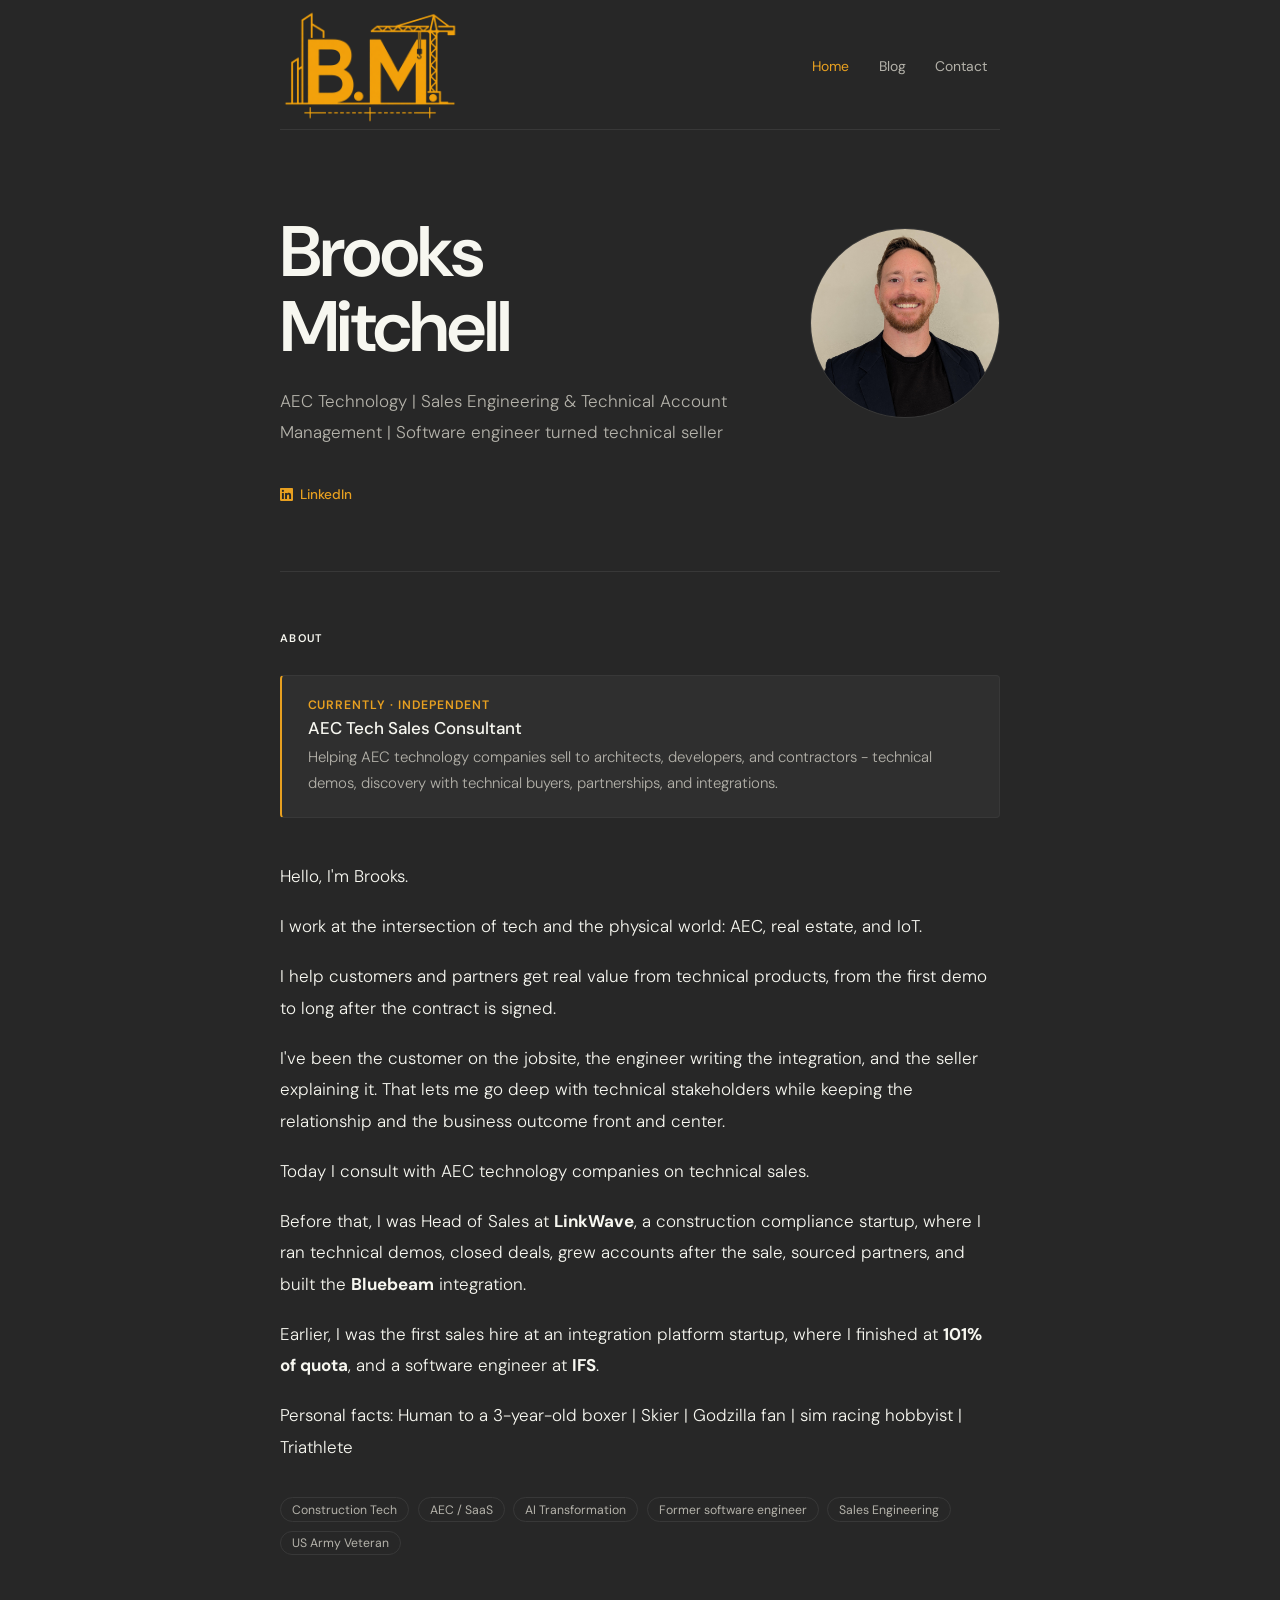
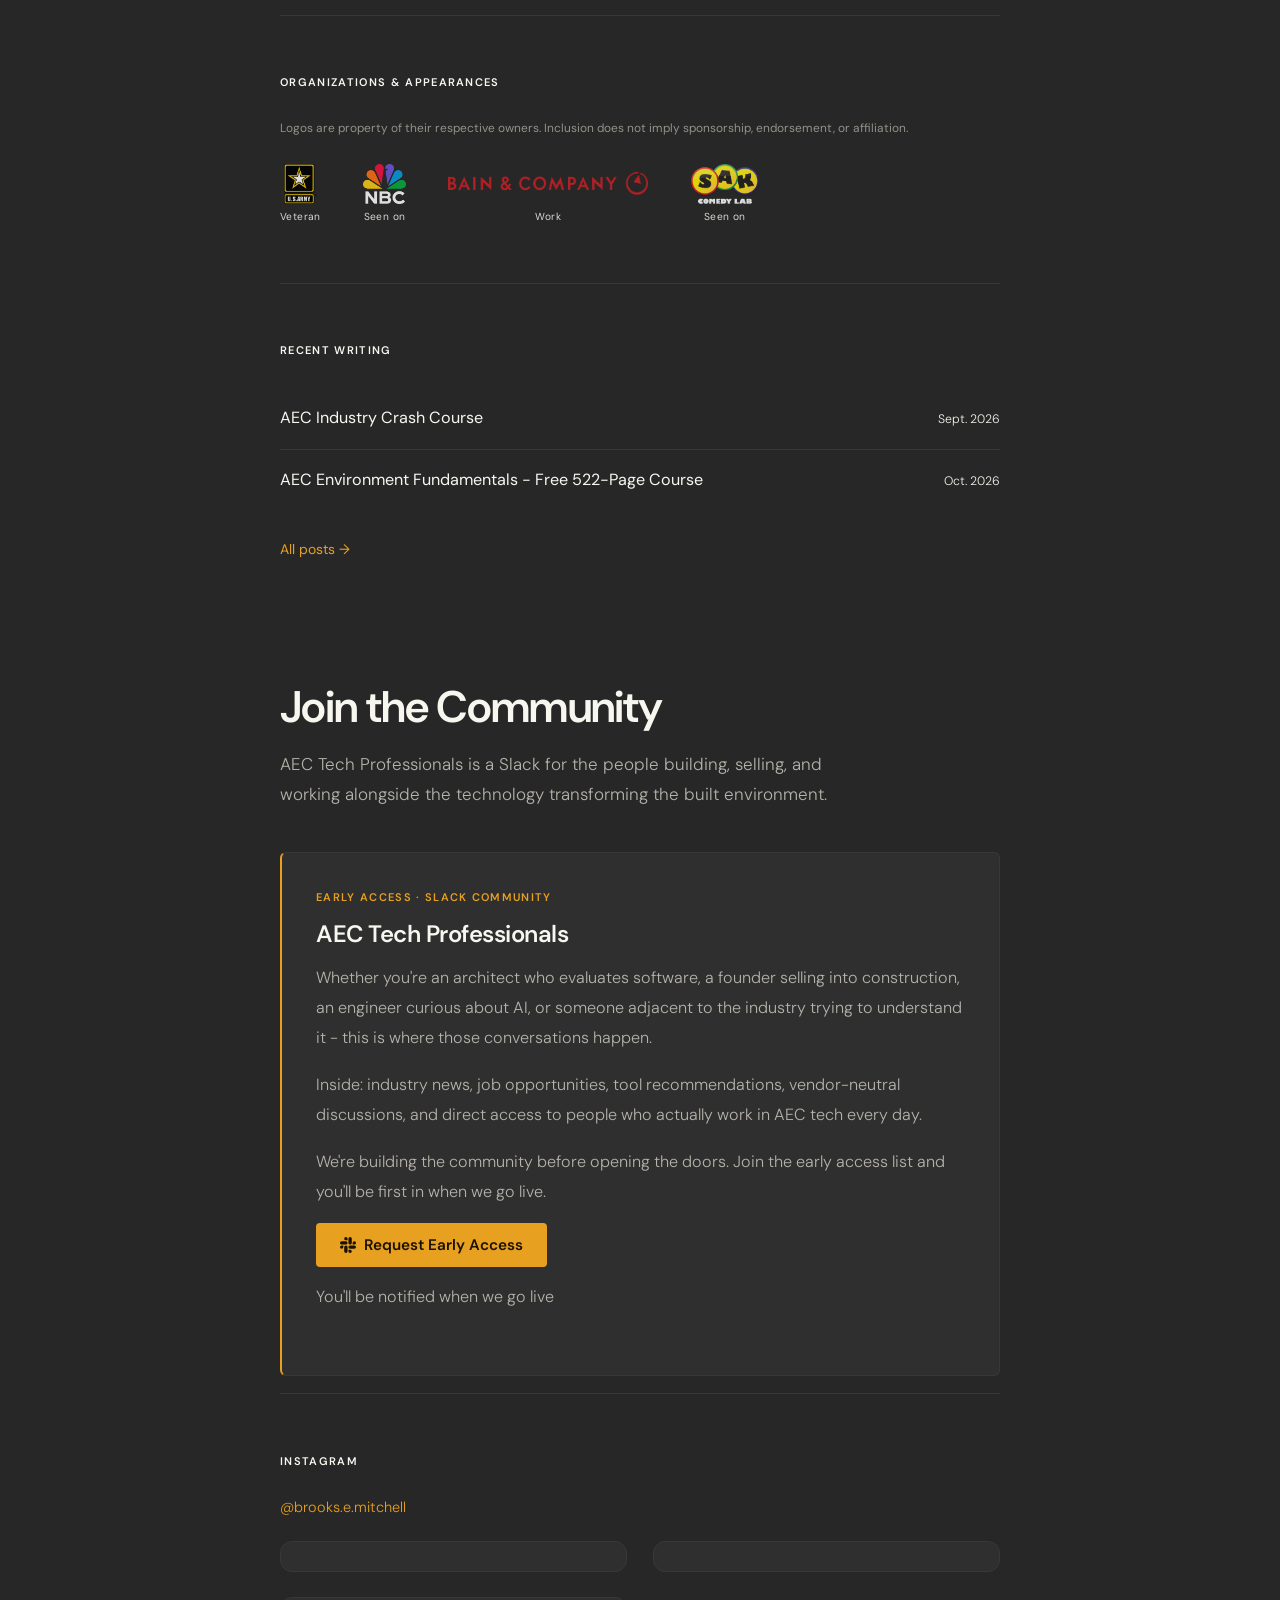
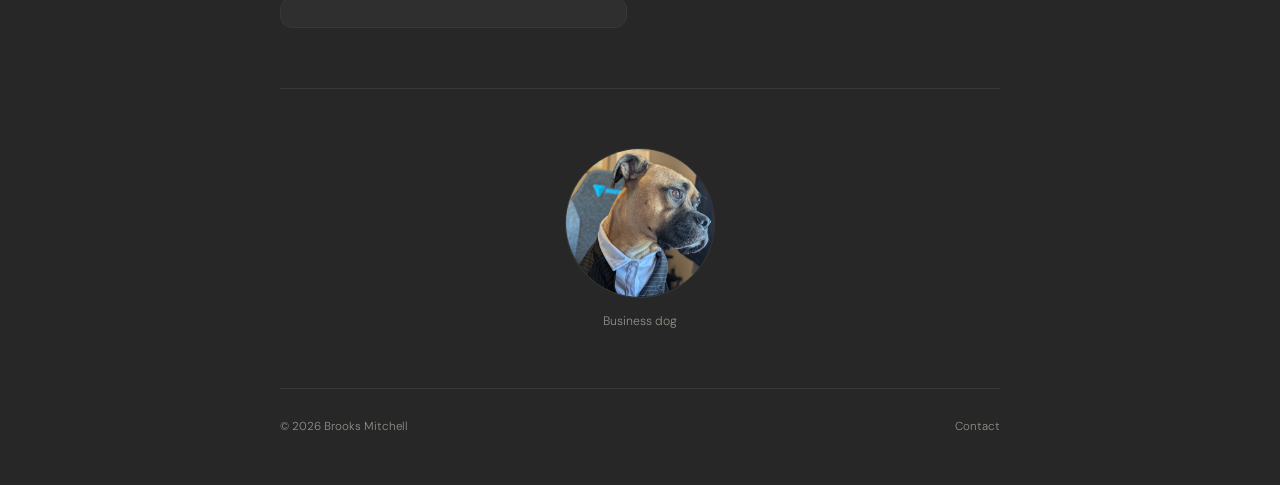
<file: index.html>
<!DOCTYPE html>
<html lang="en">
<head>
  <meta charset="UTF-8" />
  <meta name="viewport" content="width=device-width, initial-scale=1.0" />
  <title>Brooks Mitchell</title>
  <meta name="description" content="Brooks Mitchell, AEC tech sales consultant. Sales engineering in construction tech, former Head of Sales at LinkWave, former software engineer, and US Army veteran." />
  <meta property="og:title" content="Brooks Mitchell" />
  <meta property="og:description" content="Brooks Mitchell, AEC tech sales consultant. Sales engineering in construction tech, former Head of Sales at LinkWave, former software engineer, and US Army veteran." />
  <meta property="og:image" content="https://brooksmitchell.com/images/share-card.png" />
  <meta property="og:image:width" content="1200" />
  <meta property="og:image:height" content="627" />
  <meta property="og:url" content="https://brooksmitchell.com/" />
  <meta property="og:type" content="website" />
  <link rel="icon" type="image/png" href="/images/logo%20transparent.png" />
  <link rel="preconnect" href="https://fonts.googleapis.com" />
  <link rel="preconnect" href="https://fonts.gstatic.com" crossorigin />
  <link href="https://fonts.googleapis.com/css2?family=DM+Sans:ital,opsz,wght@0,9..40,300;0,9..40,400;0,9..40,500;0,9..40,600;1,9..40,300;1,9..40,400&display=swap" rel="stylesheet" />
  <link rel="stylesheet" href="src/style.css" />
</head>
<body>

  <!-- ── NAV ── -->
  <nav class="site-nav">
    <a href="index.html" class="nav-logo">
      <img src="/images/logo transparent.png" alt="Brooks Mitchell" />
    </a>
    <button class="nav-toggle" aria-label="Menu">
      <svg viewBox="0 0 24 24"><line x1="3" y1="6" x2="21" y2="6"/><line x1="3" y1="12" x2="21" y2="12"/><line x1="3" y1="18" x2="21" y2="18"/></svg>
    </button>
    <ul class="nav-links">
      <li><a href="index.html">Home</a></li>
      <li><a href="blog.html">Blog</a></li>
      <li><a href="contact.html">Contact</a></li>
    </ul>
  </nav>

  <!-- ── HERO ── -->
  <div class="hero">
    <div class="hero-text">
      <h1>Brooks<br>Mitchell</h1>
      <p class="hero-sub">
        AEC Technology | Sales Engineering & Technical Account Management | Software engineer turned technical seller
      </p>
      <div class="social-row">
        <a href="https://linkedin.com/in/brooks-mitchell/" target="_blank" class="social-link primary">
          <svg viewBox="0 0 24 24"><path d="M20.447 20.452h-3.554v-5.569c0-1.328-.027-3.037-1.852-3.037-1.853 0-2.136 1.445-2.136 2.939v5.667H9.351V9h3.414v1.561h.046c.477-.9 1.637-1.85 3.37-1.85 3.601 0 4.267 2.37 4.267 5.455v6.286zM5.337 7.433a2.062 2.062 0 0 1-2.063-2.065 2.064 2.064 0 1 1 2.063 2.065zm1.782 13.019H3.555V9h3.564v11.452zM22.225 0H1.771C.792 0 0 .774 0 1.729v20.542C0 23.227.792 24 1.771 24h20.451C23.2 24 24 23.227 24 22.271V1.729C24 .774 23.2 0 22.222 0h.003z"/></svg>
          LinkedIn
        </a>
        <!-- <span class="social-sep">·</span> -->
        <!-- <a href="https://youtube.com/@yourhandle" target="_blank" class="social-link">
          <svg viewBox="0 0 24 24"><path d="M23.498 6.186a3.016 3.016 0 0 0-2.122-2.136C19.505 3.545 12 3.545 12 3.545s-7.505 0-9.377.505A3.017 3.017 0 0 0 .502 6.186C0 8.07 0 12 0 12s0 3.93.502 5.814a3.016 3.016 0 0 0 2.122 2.136c1.871.505 9.376.505 9.376.505s7.505 0 9.377-.505a3.015 3.015 0 0 0 2.122-2.136C24 15.93 24 12 24 12s0-3.93-.502-5.814zM9.545 15.568V8.432L15.818 12l-6.273 3.568z"/></svg>
          YouTube
        </a> -->
      </div>
    </div><!-- ← hero-text closes HERE -->

    <!-- Photo is now a sibling of hero-text, not inside it -->
    <div class="hero-photo">
      <img src="/images/pfp-small.png" alt="Brooks Mitchell">
    </div>
  
  </div><!-- ← hero closes HERE -->
   

  <!-- ── ABOUT ── -->
  <section id="about">
    <p class="section-label">About</p>
    <div class="role-card">
      <div>
        <p class="role-card-co">Currently · Independent</p>
        <p class="role-card-title">AEC Tech Sales Consultant</p>
        <p class="role-card-desc">Helping AEC technology companies sell to architects, developers, and contractors - technical demos, discovery with technical buyers, partnerships, and integrations.</p>
      </div>
    </div>
    <div class="about-text">
      <p>Hello, I'm Brooks.</p>
      <p>I work at the intersection of tech and the physical world: AEC, real estate, and IoT.</p>
      <p>I help customers and partners get real value from technical products, from the first demo to long after the contract is signed.</p>
      <p>I've been the customer on the jobsite, the engineer writing the integration, and the seller explaining it. That lets me go deep with technical stakeholders while keeping the relationship and the business outcome front and center.</p>
      <p>Today I consult with AEC technology companies on technical sales.</p>
      <p>Before that, I was Head of Sales at <strong>LinkWave</strong>, a construction compliance startup, where I ran technical demos, closed deals, grew accounts after the sale, sourced partners, and built the <strong>Bluebeam</strong> integration.</p>
      <p>Earlier, I was the first sales hire at an integration platform startup, where I finished at <strong>101% of quota</strong>, and a software engineer at <strong>IFS</strong>.</p>
      <p>Personal facts: Human to a 3-year-old boxer | Skier | Godzilla fan | sim racing hobbyist | Triathlete</p>

      <div class="tags">
        <span class="tag">Construction Tech</span>
        <span class="tag">AEC / SaaS</span>
        <span class="tag">AI Transformation</span>
        <span class="tag">Former software engineer</span>
        <span class="tag">Sales Engineering</span>
        <span class="tag">US Army Veteran</span>
      </div>
    </div>
  </section>

  <!-- ── ASSOCIATIONS ── -->
  <section id="associations">
    <p class="section-label">Organizations &amp; Appearances</p>
    <p style="font-size:0.7rem; color:var(--text-dim); margin-bottom:1.5rem; line-height:1.6;">Logos are property of their respective owners. Inclusion does not imply sponsorship, endorsement, or affiliation.</p>
    <div class="logos-row">
      <div class="logo-item">
        <div class="logo-box">
          <img src="/images/Army_logo.png" alt="U.S. Army" />
        </div>
        <span class="logo-caption">Veteran</span>
      </div>
      <div class="logo-item">
        <div class="logo-box">
          <img src="/images/NBC_2023_white_logo.svg.webp" alt="NBC" />
        </div>
        <span class="logo-caption">Seen on</span>
      </div>
      <div class="logo-item">
        <div class="logo-box wide">
          <img src="/images/BaC.svg.webp" alt="Bain" />
        </div>
        <span class="logo-caption">Work</span>
      </div>
      <div class="logo-item">
        <div class="logo-box">
          <img src="/images/SAK_logo.png" alt="SAK" />
        </div>
        <span class="logo-caption">Seen on</span>
      </div>
    </div>
  </section>

  <!-- ── WRITING ── -->
  <section id="writing">
    <p class="section-label">Recent Writing</p>
    <div class="posts">
      <a href="blog/aec-industry-crash-course.html" class="post-item">
        <span class="post-title">AEC Industry Crash Course</span>
        <span class="post-meta">Sept. 2026</span>
      </a>
      <a href="blog/aec-environment-fundamentals.html" class="post-item">
        <span class="post-title">AEC Environment Fundamentals - Free 522-Page Course</span>
        <span class="post-meta">Oct. 2026</span>
      </a>
    </div>
    <p style="margin-top:1.5rem;"><a href="blog.html" style="font-size:0.82rem; color:var(--accent); text-decoration:none;">All posts →</a></p>
  </section>

 <!-- ── COMMUNITY SECTION ── -->
  <div class="contact-header">
    <h1>Join the Community</h1>
    <p>AEC Tech Professionals is a Slack for the people building, selling, and working alongside the technology transforming the built environment.</p>
  </div>

  <div style="padding-bottom: 1rem;">
    <div class="community-card">
      <p class="slack-eyebrow">Early Access · Slack Community</p>
      <h2>AEC Tech Professionals</h2>
      <p>
        Whether you're an architect who evaluates software, a founder selling into construction,
        an engineer curious about AI, or someone adjacent to the industry trying to understand
        it - this is where those conversations happen.
      </p>
      <p>
        Inside: industry news, job opportunities, tool recommendations, vendor-neutral
        discussions, and direct access to people who actually work in AEC tech every day.
      </p>
      <p>
        We're building the community before opening the doors. Join the early access list
        and you'll be first in when we go live.
      </p>
      <a href="https://docs.google.com/forms/d/e/1FAIpQLSdYyty8htXL1xffMKtfy4kEosLnhcqcu5eaAoyCSCSbOQX9Kg/viewform?usp=publish-editor"
         target="_blank" class="waitlist-btn">
        <!-- Slack icon -->
        <svg viewBox="0 0 24 24" xmlns="http://www.w3.org/2000/svg">
          <path d="M5.042 15.165a2.528 2.528 0 0 1-2.52 2.523A2.528 2.528 0 0 1 0 15.165a2.527 2.527 0 0 1 2.522-2.52h2.52v2.52zm1.271 0a2.527 2.527 0 0 1 2.521-2.52 2.527 2.527 0 0 1 2.521 2.52v6.313A2.528 2.528 0 0 1 8.834 24a2.528 2.528 0 0 1-2.521-2.522v-6.313zM8.834 5.042a2.528 2.528 0 0 1-2.521-2.52A2.528 2.528 0 0 1 8.834 0a2.528 2.528 0 0 1 2.521 2.522v2.52H8.834zm0 1.271a2.528 2.528 0 0 1 2.521 2.521 2.528 2.528 0 0 1-2.521 2.521H2.522A2.528 2.528 0 0 1 0 8.834a2.528 2.528 0 0 1 2.522-2.521h6.312zm10.122 2.521a2.528 2.528 0 0 1 2.522-2.521A2.528 2.528 0 0 1 24 8.834a2.528 2.528 0 0 1-2.522 2.521h-2.522V8.834zm-1.268 0a2.528 2.528 0 0 1-2.523 2.521 2.527 2.527 0 0 1-2.52-2.521V2.522A2.527 2.527 0 0 1 15.165 0a2.528 2.528 0 0 1 2.523 2.522v6.312zm-2.523 10.122a2.528 2.528 0 0 1 2.523 2.522A2.528 2.528 0 0 1 15.165 24a2.527 2.527 0 0 1-2.52-2.522v-2.522h2.52zm0-1.268a2.527 2.527 0 0 1-2.52-2.523 2.526 2.526 0 0 1 2.52-2.52h6.313A2.527 2.527 0 0 1 24 15.165a2.528 2.528 0 0 1-2.522 2.523h-6.313z"/>
        </svg>
        Request Early Access
      </a>
      <p class="waitlist-note">You'll be notified when we go live</p>
    </div>
  </div>

  <!-- ── INSTAGRAM ── -->
  <section id="instagram">
    <p class="section-label">Instagram</p>
    <p style="font-size:0.85rem; font-weight:300; color:var(--text-mid); margin-bottom:1.5rem;">
      <a href="https://instagram.com/brooks.e.mitchell" target="_blank" rel="noopener" style="color:var(--accent); text-decoration:none;">@brooks.e.mitchell</a>
    </p>
    <div style="display:grid; grid-template-columns:repeat(auto-fit, minmax(280px, 1fr)); gap:1.5rem;">
      <div class="ig-frame">
        <blockquote class="instagram-media" data-instgrm-captioned data-instgrm-permalink="https://www.instagram.com/p/DdZRtAcOG6M/" data-instgrm-version="14" style="background:#FFF; border:0; border-radius:3px; box-shadow:0 0 1px 0 rgba(0,0,0,0.5),0 1px 10px 0 rgba(0,0,0,0.15); margin:0; max-width:540px; min-width:280px; padding:0; width:100%;">
          <a href="https://www.instagram.com/p/DdZRtAcOG6M/" target="_blank" rel="noopener"></a>
        </blockquote>
      </div>
      <div class="ig-frame">
        <blockquote class="instagram-media" data-instgrm-captioned data-instgrm-permalink="https://www.instagram.com/p/DdZScXClXN8/" data-instgrm-version="14" style="background:#FFF; border:0; border-radius:3px; box-shadow:0 0 1px 0 rgba(0,0,0,0.5),0 1px 10px 0 rgba(0,0,0,0.15); margin:0; max-width:540px; min-width:280px; padding:0; width:100%;">
          <a href="https://www.instagram.com/p/DdZScXClXN8/" target="_blank" rel="noopener"></a>
        </blockquote>
      </div>
      <div class="ig-frame">
        <blockquote class="instagram-media" data-instgrm-captioned data-instgrm-permalink="https://www.instagram.com/p/DdZSr3OFTj9/" data-instgrm-version="14" style="background:#FFF; border:0; border-radius:3px; box-shadow:0 0 1px 0 rgba(0,0,0,0.5),0 1px 10px 0 rgba(0,0,0,0.15); margin:0; max-width:540px; min-width:280px; padding:0; width:100%;">
          <a href="https://www.instagram.com/p/DdZSr3OFTj9/" target="_blank" rel="noopener"></a>
        </blockquote>
      </div>
    </div>
  </section>

  <!-- ── BOTTOM PHOTO ── -->
  <div class="photo-section">
    <div class="avatar-bottom">
      <img src="/images/leroy-1.jpg" alt="Business dog" style="width:100%; height:100%; object-fit:cover; display:block;">
    </div>
    <p class="photo-caption">Business dog</p>
  </div>

  <footer>
    <p>© 2026 Brooks Mitchell</p>
    <p><a href="contact.html" style="color:var(--text-dim); text-decoration:none;">Contact</a></p>
  </footer>

  <script src="src/nav.js"></script>
  <script async src="//www.instagram.com/embed.js"></script>
</body>
</html>
</file>
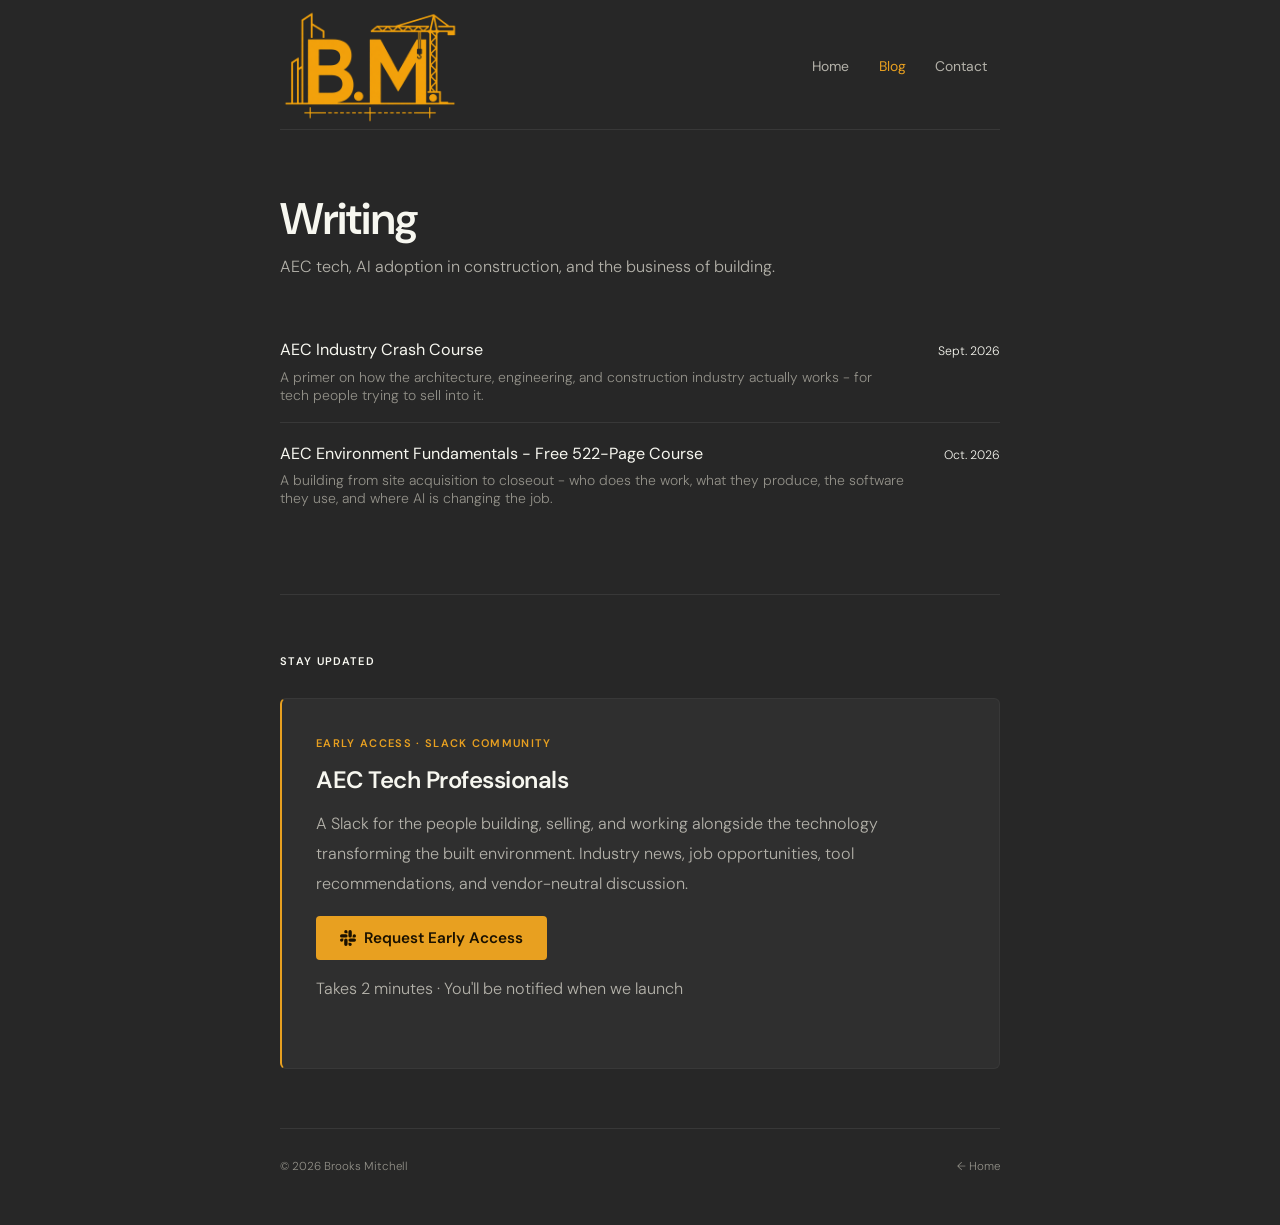
<file: blog.html>
<!DOCTYPE html>
<html lang="en">
<head>
  <meta charset="UTF-8" />
  <meta name="viewport" content="width=device-width, initial-scale=1.0" />
  <title>Writing - Brooks Mitchell</title>
  <meta name="description" content="Writing by Brooks Mitchell on AEC tech, AI adoption in construction, and the business of building, including free courses and primers." />
  <meta property="og:title" content="Writing - Brooks Mitchell" />
  <meta property="og:description" content="Writing by Brooks Mitchell on AEC tech, AI adoption in construction, and the business of building, including free courses and primers." />
  <meta property="og:image" content="https://brooksmitchell.com/images/share-card.png" />
  <meta property="og:image:width" content="1200" />
  <meta property="og:image:height" content="627" />
  <meta property="og:url" content="https://brooksmitchell.com/blog.html" />
  <meta property="og:type" content="website" />
  <link rel="icon" type="image/png" href="/images/logo%20transparent.png" />
  <link rel="preconnect" href="https://fonts.googleapis.com" />
  <link rel="preconnect" href="https://fonts.gstatic.com" crossorigin />
  <link href="https://fonts.googleapis.com/css2?family=DM+Sans:ital,opsz,wght@0,9..40,300;0,9..40,400;0,9..40,500;0,9..40,600;1,9..40,300;1,9..40,400&display=swap" rel="stylesheet" />
  <link rel="stylesheet" href="src/style.css" />
</head>
<body>

  <nav class="site-nav">
    <a href="index.html" class="nav-logo">
      <img src="/images/logo transparent.png" alt="Brooks Mitchell" />
    </a>
    <button class="nav-toggle" aria-label="Menu">
      <svg viewBox="0 0 24 24"><line x1="3" y1="6" x2="21" y2="6"/><line x1="3" y1="12" x2="21" y2="12"/><line x1="3" y1="18" x2="21" y2="18"/></svg>
    </button>
    <ul class="nav-links">
      <li><a href="index.html">Home</a></li>
      <li><a href="blog.html">Blog</a></li>
      <li><a href="contact.html">Contact</a></li>
    </ul>
  </nav>

  <div class="blog-header">
    <h1>Writing</h1>
    <p>AEC tech, AI adoption in construction, and the business of building.</p>
  </div>

  <div class="posts" style="padding-bottom:4rem;">
    <a href="blog/aec-industry-crash-course.html" class="post-item">
      <div>
        <span class="post-title">AEC Industry Crash Course</span>
        <p style="font-size:0.82rem; font-weight:300; color:var(--text-dim); margin-top:0.3rem;">A primer on how the architecture, engineering, and construction industry actually works - for tech people trying to sell into it.</p>
      </div>
      <span class="post-meta">Sept. 2026</span>
    </a>
    <a href="blog/aec-environment-fundamentals.html" class="post-item">
      <div>
        <span class="post-title">AEC Environment Fundamentals - Free 522-Page Course</span>
        <p style="font-size:0.82rem; font-weight:300; color:var(--text-dim); margin-top:0.3rem;">A building from site acquisition to closeout - who does the work, what they produce, the software they use, and where AI is changing the job.</p>
      </div>
      <span class="post-meta">Oct. 2026</span>
    </a>
  </div>

  <!-- ── SLACK COMMUNITY ── -->
  <section id="community" style="border-top:1px solid var(--border);">
    <p class="section-label">Stay updated</p>
    <div class="community-card">
      <p class="slack-eyebrow">Early Access · Slack Community</p>
      <h2>AEC Tech Professionals</h2>
      <p>
        A Slack for the people building, selling, and working alongside the technology
        transforming the built environment. Industry news, job opportunities, tool
        recommendations, and vendor-neutral discussion.
      </p>
      <a href="https://docs.google.com/forms/d/e/1FAIpQLSdYyty8htXL1xffMKtfy4kEosLnhcqcu5eaAoyCSCSbOQX9Kg/viewform?usp=publish-editor"
         target="_blank" rel="noopener" class="waitlist-btn">
        <!-- Slack icon -->
        <svg viewBox="0 0 24 24" xmlns="http://www.w3.org/2000/svg">
          <path d="M5.042 15.165a2.528 2.528 0 0 1-2.52 2.523A2.528 2.528 0 0 1 0 15.165a2.527 2.527 0 0 1 2.522-2.52h2.52v2.52zm1.271 0a2.527 2.527 0 0 1 2.521-2.52 2.527 2.527 0 0 1 2.521 2.52v6.313A2.528 2.528 0 0 1 8.834 24a2.528 2.528 0 0 1-2.521-2.522v-6.313zM8.834 5.042a2.528 2.528 0 0 1-2.521-2.52A2.528 2.528 0 0 1 8.834 0a2.528 2.528 0 0 1 2.521 2.522v2.52H8.834zm0 1.271a2.528 2.528 0 0 1 2.521 2.521 2.528 2.528 0 0 1-2.521 2.521H2.522A2.528 2.528 0 0 1 0 8.834a2.528 2.528 0 0 1 2.522-2.521h6.312zm10.122 2.521a2.528 2.528 0 0 1 2.522-2.521A2.528 2.528 0 0 1 24 8.834a2.528 2.528 0 0 1-2.522 2.521h-2.522V8.834zm-1.268 0a2.528 2.528 0 0 1-2.523 2.521 2.527 2.527 0 0 1-2.52-2.521V2.522A2.527 2.527 0 0 1 15.165 0a2.528 2.528 0 0 1 2.523 2.522v6.312zm-2.523 10.122a2.528 2.528 0 0 1 2.523 2.522A2.528 2.528 0 0 1 15.165 24a2.527 2.527 0 0 1-2.52-2.522v-2.522h2.52zm0-1.268a2.527 2.527 0 0 1-2.52-2.523 2.526 2.526 0 0 1 2.52-2.52h6.313A2.527 2.527 0 0 1 24 15.165a2.528 2.528 0 0 1-2.522 2.523h-6.313z"/>
        </svg>
        Request Early Access
      </a>
      <p class="waitlist-note">Takes 2 minutes · You'll be notified when we launch</p>
    </div>
  </section>

  <footer>
    <p>© 2026 Brooks Mitchell</p>
    <p><a href="index.html" style="color:var(--text-dim); text-decoration:none;">← Home</a></p>
  </footer>

  <script src="src/nav.js"></script>
</body>
</html>
</file>
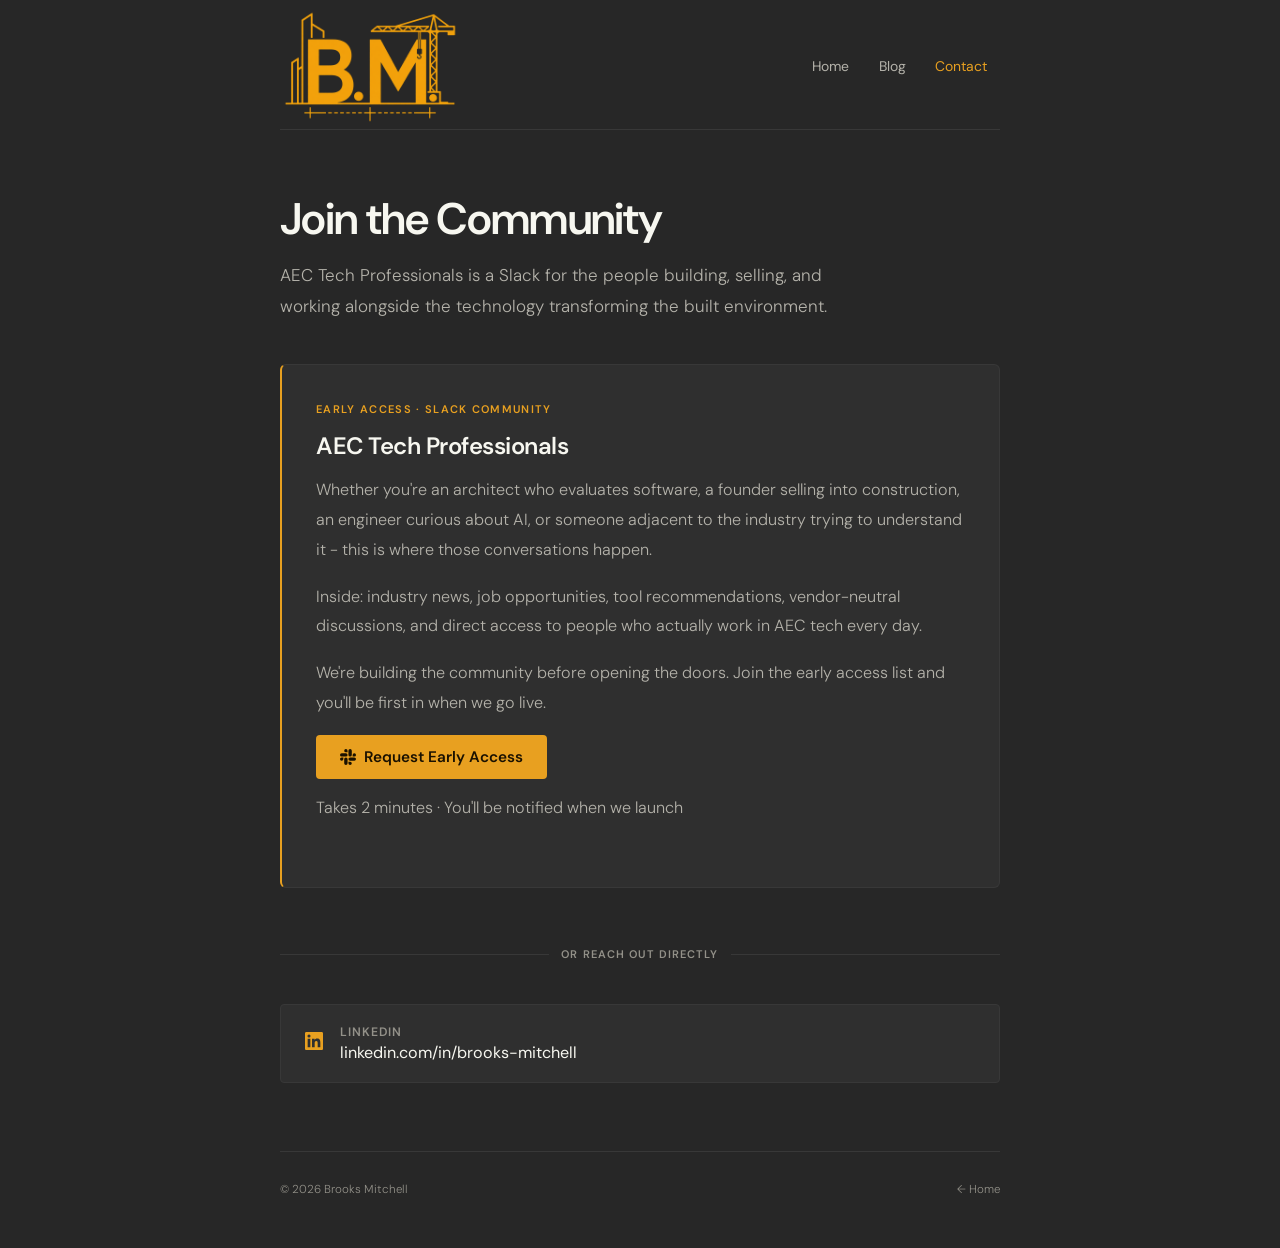
<file: contact.html>
<!DOCTYPE html>
<html lang="en">
<head>
  <meta charset="UTF-8" />
  <meta name="viewport" content="width=device-width, initial-scale=1.0" />
  <title>Contact - Brooks Mitchell</title>
  <meta name="description" content="Join AEC Tech Professionals, a Slack community for people building, selling, and working with technology in the built environment, or reach out on LinkedIn." />
  <meta property="og:title" content="Contact - Brooks Mitchell" />
  <meta property="og:description" content="Join AEC Tech Professionals, a Slack community for people building, selling, and working with technology in the built environment, or reach out on LinkedIn." />
  <meta property="og:image" content="https://brooksmitchell.com/images/share-card.png" />
  <meta property="og:image:width" content="1200" />
  <meta property="og:image:height" content="627" />
  <meta property="og:url" content="https://brooksmitchell.com/contact.html" />
  <meta property="og:type" content="website" />
  <link rel="icon" type="image/png" href="/images/logo%20transparent.png" />
  <link rel="preconnect" href="https://fonts.googleapis.com" />
  <link rel="preconnect" href="https://fonts.gstatic.com" crossorigin />
  <link href="https://fonts.googleapis.com/css2?family=DM+Sans:ital,opsz,wght@0,9..40,300;0,9..40,400;0,9..40,500;0,9..40,600;1,9..40,300;1,9..40,400&display=swap" rel="stylesheet" />
  <link rel="stylesheet" href="src/style.css" />
</head>
<body>

  <nav class="site-nav">
    <a href="index.html" class="nav-logo">
      <img src="/images/logo transparent.png" alt="Brooks Mitchell" />
    </a>
    <button class="nav-toggle" aria-label="Menu">
      <svg viewBox="0 0 24 24"><line x1="3" y1="6" x2="21" y2="6"/><line x1="3" y1="12" x2="21" y2="12"/><line x1="3" y1="18" x2="21" y2="18"/></svg>
    </button>
    <ul class="nav-links">
      <li><a href="index.html">Home</a></li>
      <li><a href="blog.html">Blog</a></li>
      <li><a href="contact.html">Contact</a></li>
    </ul>
  </nav>

  <!-- ── COMMUNITY SECTION ── -->
  <div class="contact-header">
    <h1>Join the Community</h1>
    <p>AEC Tech Professionals is a Slack for the people building, selling, and working alongside the technology transforming the built environment.</p>
  </div>

  <div style="padding-bottom: 1rem;">
    <div class="community-card">
      <p class="slack-eyebrow">Early Access · Slack Community</p>
      <h2>AEC Tech Professionals</h2>
      <p>
        Whether you're an architect who evaluates software, a founder selling into construction,
        an engineer curious about AI, or someone adjacent to the industry trying to understand
        it - this is where those conversations happen.
      </p>
      <p>
        Inside: industry news, job opportunities, tool recommendations, vendor-neutral
        discussions, and direct access to people who actually work in AEC tech every day.
      </p>
      <p>
        We're building the community before opening the doors. Join the early access list
        and you'll be first in when we go live.
      </p>
      <a href="https://docs.google.com/forms/d/e/1FAIpQLSdYyty8htXL1xffMKtfy4kEosLnhcqcu5eaAoyCSCSbOQX9Kg/viewform?usp=publish-editor"
         target="_blank" class="waitlist-btn">
        <!-- Slack icon -->
        <svg viewBox="0 0 24 24" xmlns="http://www.w3.org/2000/svg">
          <path d="M5.042 15.165a2.528 2.528 0 0 1-2.52 2.523A2.528 2.528 0 0 1 0 15.165a2.527 2.527 0 0 1 2.522-2.52h2.52v2.52zm1.271 0a2.527 2.527 0 0 1 2.521-2.52 2.527 2.527 0 0 1 2.521 2.52v6.313A2.528 2.528 0 0 1 8.834 24a2.528 2.528 0 0 1-2.521-2.522v-6.313zM8.834 5.042a2.528 2.528 0 0 1-2.521-2.52A2.528 2.528 0 0 1 8.834 0a2.528 2.528 0 0 1 2.521 2.522v2.52H8.834zm0 1.271a2.528 2.528 0 0 1 2.521 2.521 2.528 2.528 0 0 1-2.521 2.521H2.522A2.528 2.528 0 0 1 0 8.834a2.528 2.528 0 0 1 2.522-2.521h6.312zm10.122 2.521a2.528 2.528 0 0 1 2.522-2.521A2.528 2.528 0 0 1 24 8.834a2.528 2.528 0 0 1-2.522 2.521h-2.522V8.834zm-1.268 0a2.528 2.528 0 0 1-2.523 2.521 2.527 2.527 0 0 1-2.52-2.521V2.522A2.527 2.527 0 0 1 15.165 0a2.528 2.528 0 0 1 2.523 2.522v6.312zm-2.523 10.122a2.528 2.528 0 0 1 2.523 2.522A2.528 2.528 0 0 1 15.165 24a2.527 2.527 0 0 1-2.52-2.522v-2.522h2.52zm0-1.268a2.527 2.527 0 0 1-2.52-2.523 2.526 2.526 0 0 1 2.52-2.52h6.313A2.527 2.527 0 0 1 24 15.165a2.528 2.528 0 0 1-2.522 2.523h-6.313z"/>
        </svg>
        Request Early Access
      </a>
      <p class="waitlist-note">Takes 2 minutes · You'll be notified when we launch</p>
    </div>
  </div>

  <!-- ── OTHER WAYS TO CONNECT ── -->
  <div class="divider-label">or reach out directly</div>

  <div class="contact-options" style="padding-bottom:4rem;">
    <a href="https://linkedin.com/in/brooks-mitchell/" target="_blank" class="contact-option">
      <span class="contact-option-icon">
        <svg viewBox="0 0 24 24"><path d="M20.447 20.452h-3.554v-5.569c0-1.328-.027-3.037-1.852-3.037-1.853 0-2.136 1.445-2.136 2.939v5.667H9.351V9h3.414v1.561h.046c.477-.9 1.637-1.85 3.37-1.85 3.601 0 4.267 2.37 4.267 5.455v6.286zM5.337 7.433a2.062 2.062 0 0 1-2.063-2.065 2.064 2.064 0 1 1 2.063 2.065zm1.782 13.019H3.555V9h3.564v11.452zM22.225 0H1.771C.792 0 0 .774 0 1.729v20.542C0 23.227.792 24 1.771 24h20.451C23.2 24 24 23.227 24 22.271V1.729C24 .774 23.2 0 22.222 0h.003z"/></svg>
      </span>
      <div>
        <p class="contact-option-label">LinkedIn</p>
        <p class="contact-option-value">linkedin.com/in/brooks-mitchell</p>
      </div>
    </a>
  </div>

  <footer>
    <p>© 2026 Brooks Mitchell</p>
    <p><a href="index.html" style="color:var(--text-dim); text-decoration:none;">← Home</a></p>
  </footer>

  <script src="src/nav.js"></script>
</body>
</html>
</file>
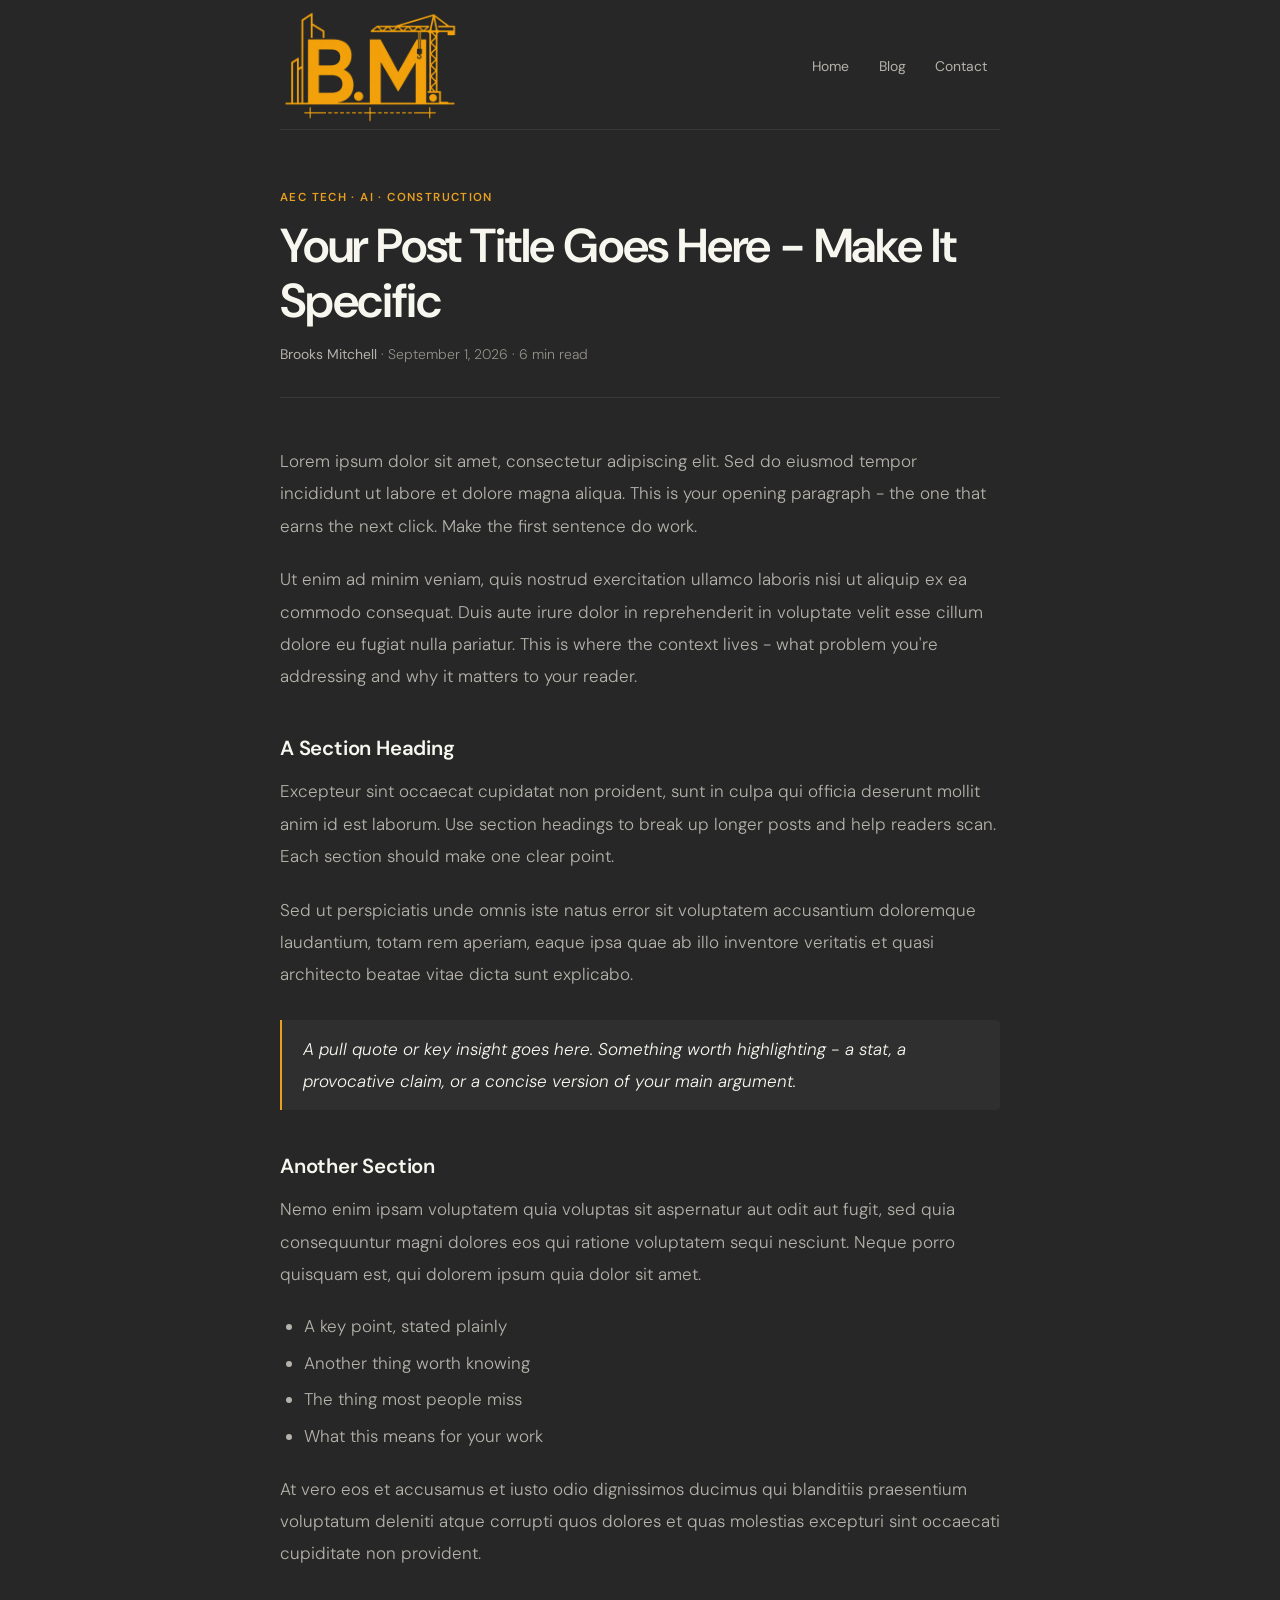
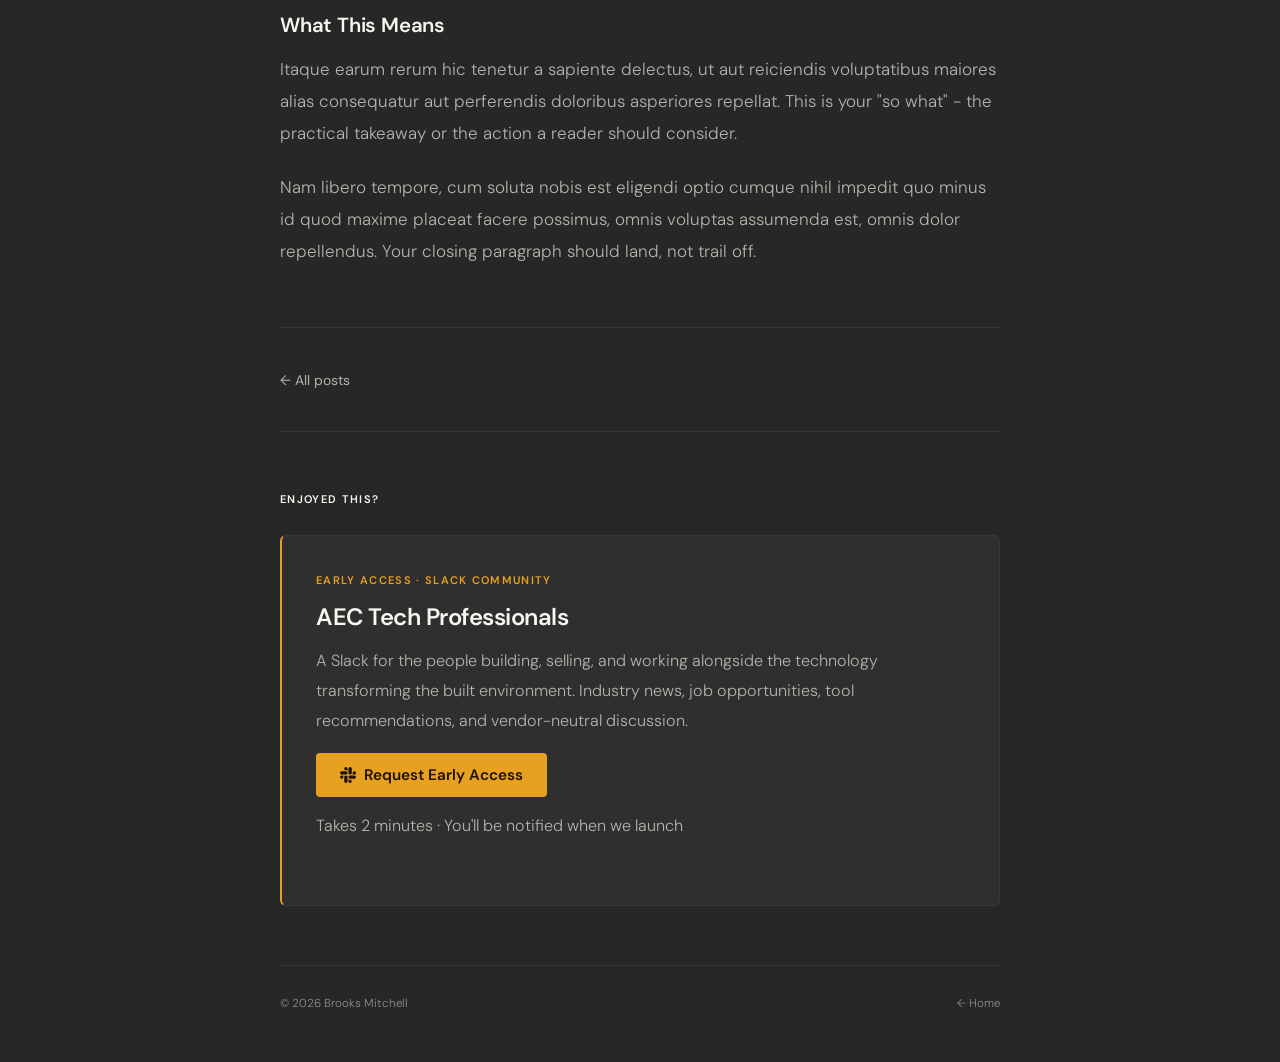
<file: blog/_post-template.html>
<!DOCTYPE html>
<html lang="en">
<head>
  <meta charset="UTF-8" />
  <meta name="viewport" content="width=device-width, initial-scale=1.0" />
  <!-- ↓ Update this for each post -->
  <title>Post Title - Brooks Mitchell</title>
  <!-- ↓ Link preview (LinkedIn etc.) - keep descriptions 100+ characters -->
  <meta name="description" content="One or two sentences on what the post covers and who it's for, at least 100 characters long." />
  <meta property="og:title" content="Post Title" />
  <meta property="og:description" content="Same as the description above." />
  <meta property="og:image" content="https://brooksmitchell.com/images/share-card.png" />
  <meta property="og:url" content="https://brooksmitchell.com/blog/post-file-name.html" />
  <meta property="og:type" content="article" />
  <link rel="icon" type="image/png" href="/images/logo%20transparent.png" />
  <link rel="preconnect" href="https://fonts.googleapis.com" />
  <link rel="preconnect" href="https://fonts.gstatic.com" crossorigin />
  <link href="https://fonts.googleapis.com/css2?family=DM+Sans:ital,opsz,wght@0,9..40,300;0,9..40,400;0,9..40,500;0,9..40,600;1,9..40,300;1,9..40,400&display=swap" rel="stylesheet" />
  <!-- Path goes up one level since this file lives in /blog/ -->
  <link rel="stylesheet" href="../src/style.css" />
</head>
<body>

  <nav class="site-nav">
    <a href="../index.html" class="nav-logo">
      <img src="../images/logo transparent.png" alt="Brooks Mitchell" />
    </a>
    <button class="nav-toggle" aria-label="Menu">
      <svg viewBox="0 0 24 24"><line x1="3" y1="6" x2="21" y2="6"/><line x1="3" y1="12" x2="21" y2="12"/><line x1="3" y1="18" x2="21" y2="18"/></svg>
    </button>
    <ul class="nav-links">
      <li><a href="../index.html">Home</a></li>
      <li><a href="../blog.html">Blog</a></li>
      <li><a href="../contact.html">Contact</a></li>
    </ul>
  </nav>

  <!-- ── POST HEADER - update for each post ── -->
  <div class="post-header">
    <p class="post-eyebrow">AEC Tech · AI · Construction</p><!-- update category -->
    <h1>Your Post Title Goes Here - Make It Specific</h1>
    <p class="post-byline">
      <strong>Brooks Mitchell</strong> · <time datetime="2026-09-01">September 1, 2026</time> · 6 min read
    </p>
  </div>

  <!-- ── POST BODY - replace lorem ipsum with your content ── -->
  <div class="post-body">

    <p>
      Lorem ipsum dolor sit amet, consectetur adipiscing elit. Sed do eiusmod tempor incididunt ut labore et dolore magna aliqua. This is your opening paragraph - the one that earns the next click. Make the first sentence do work.
    </p>

    <p>
      Ut enim ad minim veniam, quis nostrud exercitation ullamco laboris nisi ut aliquip ex ea commodo consequat. Duis aute irure dolor in reprehenderit in voluptate velit esse cillum dolore eu fugiat nulla pariatur. This is where the context lives - what problem you're addressing and why it matters to your reader.
    </p>

    <h2>A Section Heading</h2>

    <p>
      Excepteur sint occaecat cupidatat non proident, sunt in culpa qui officia deserunt mollit anim id est laborum. Use section headings to break up longer posts and help readers scan. Each section should make one clear point.
    </p>

    <p>
      Sed ut perspiciatis unde omnis iste natus error sit voluptatem accusantium doloremque laudantium, totam rem aperiam, eaque ipsa quae ab illo inventore veritatis et quasi architecto beatae vitae dicta sunt explicabo.
    </p>

    <blockquote>
      <p>A pull quote or key insight goes here. Something worth highlighting - a stat, a provocative claim, or a concise version of your main argument.</p>
    </blockquote>

    <h2>Another Section</h2>

    <p>
      Nemo enim ipsam voluptatem quia voluptas sit aspernatur aut odit aut fugit, sed quia consequuntur magni dolores eos qui ratione voluptatem sequi nesciunt. Neque porro quisquam est, qui dolorem ipsum quia dolor sit amet.
    </p>

    <ul>
      <li>A key point, stated plainly</li>
      <li>Another thing worth knowing</li>
      <li>The thing most people miss</li>
      <li>What this means for your work</li>
    </ul>

    <p>
      At vero eos et accusamus et iusto odio dignissimos ducimus qui blanditiis praesentium voluptatum deleniti atque corrupti quos dolores et quas molestias excepturi sint occaecati cupiditate non provident.
    </p>

    <h2>What This Means</h2>

    <p>
      Itaque earum rerum hic tenetur a sapiente delectus, ut aut reiciendis voluptatibus maiores alias consequatur aut perferendis doloribus asperiores repellat. This is your "so what" - the practical takeaway or the action a reader should consider.
    </p>

    <p>
      Nam libero tempore, cum soluta nobis est eligendi optio cumque nihil impedit quo minus id quod maxime placeat facere possimus, omnis voluptas assumenda est, omnis dolor repellendus. Your closing paragraph should land, not trail off.
    </p>

  </div>

  <!-- ── POST FOOTER ── -->
  <div class="post-footer">
    <a href="../blog.html" class="post-back">← All posts</a>
  </div>

  <!-- ── SLACK COMMUNITY ── -->
  <section id="community" style="border-top:1px solid var(--border);">
    <p class="section-label">Enjoyed this?</p>
    <div class="community-card">
      <p class="slack-eyebrow">Early Access · Slack Community</p>
      <h2>AEC Tech Professionals</h2>
      <p>
        A Slack for the people building, selling, and working alongside the technology
        transforming the built environment. Industry news, job opportunities, tool
        recommendations, and vendor-neutral discussion.
      </p>
      <a href="https://docs.google.com/forms/d/e/1FAIpQLSdYyty8htXL1xffMKtfy4kEosLnhcqcu5eaAoyCSCSbOQX9Kg/viewform?usp=publish-editor"
         target="_blank" rel="noopener" class="waitlist-btn">
        <!-- Slack icon -->
        <svg viewBox="0 0 24 24" xmlns="http://www.w3.org/2000/svg">
          <path d="M5.042 15.165a2.528 2.528 0 0 1-2.52 2.523A2.528 2.528 0 0 1 0 15.165a2.527 2.527 0 0 1 2.522-2.52h2.52v2.52zm1.271 0a2.527 2.527 0 0 1 2.521-2.52 2.527 2.527 0 0 1 2.521 2.52v6.313A2.528 2.528 0 0 1 8.834 24a2.528 2.528 0 0 1-2.521-2.522v-6.313zM8.834 5.042a2.528 2.528 0 0 1-2.521-2.52A2.528 2.528 0 0 1 8.834 0a2.528 2.528 0 0 1 2.521 2.522v2.52H8.834zm0 1.271a2.528 2.528 0 0 1 2.521 2.521 2.528 2.528 0 0 1-2.521 2.521H2.522A2.528 2.528 0 0 1 0 8.834a2.528 2.528 0 0 1 2.522-2.521h6.312zm10.122 2.521a2.528 2.528 0 0 1 2.522-2.521A2.528 2.528 0 0 1 24 8.834a2.528 2.528 0 0 1-2.522 2.521h-2.522V8.834zm-1.268 0a2.528 2.528 0 0 1-2.523 2.521 2.527 2.527 0 0 1-2.52-2.521V2.522A2.527 2.527 0 0 1 15.165 0a2.528 2.528 0 0 1 2.523 2.522v6.312zm-2.523 10.122a2.528 2.528 0 0 1 2.523 2.522A2.528 2.528 0 0 1 15.165 24a2.527 2.527 0 0 1-2.52-2.522v-2.522h2.52zm0-1.268a2.527 2.527 0 0 1-2.52-2.523 2.526 2.526 0 0 1 2.52-2.52h6.313A2.527 2.527 0 0 1 24 15.165a2.528 2.528 0 0 1-2.522 2.523h-6.313z"/>
        </svg>
        Request Early Access
      </a>
      <p class="waitlist-note">Takes 2 minutes · You'll be notified when we launch</p>
    </div>
  </section>

  <footer>
    <p>© 2026 Brooks Mitchell</p>
    <p><a href="../index.html" style="color:var(--text-dim); text-decoration:none;">← Home</a></p>
  </footer>

  <script src="../src/nav.js"></script>
</body>
</html>
</file>
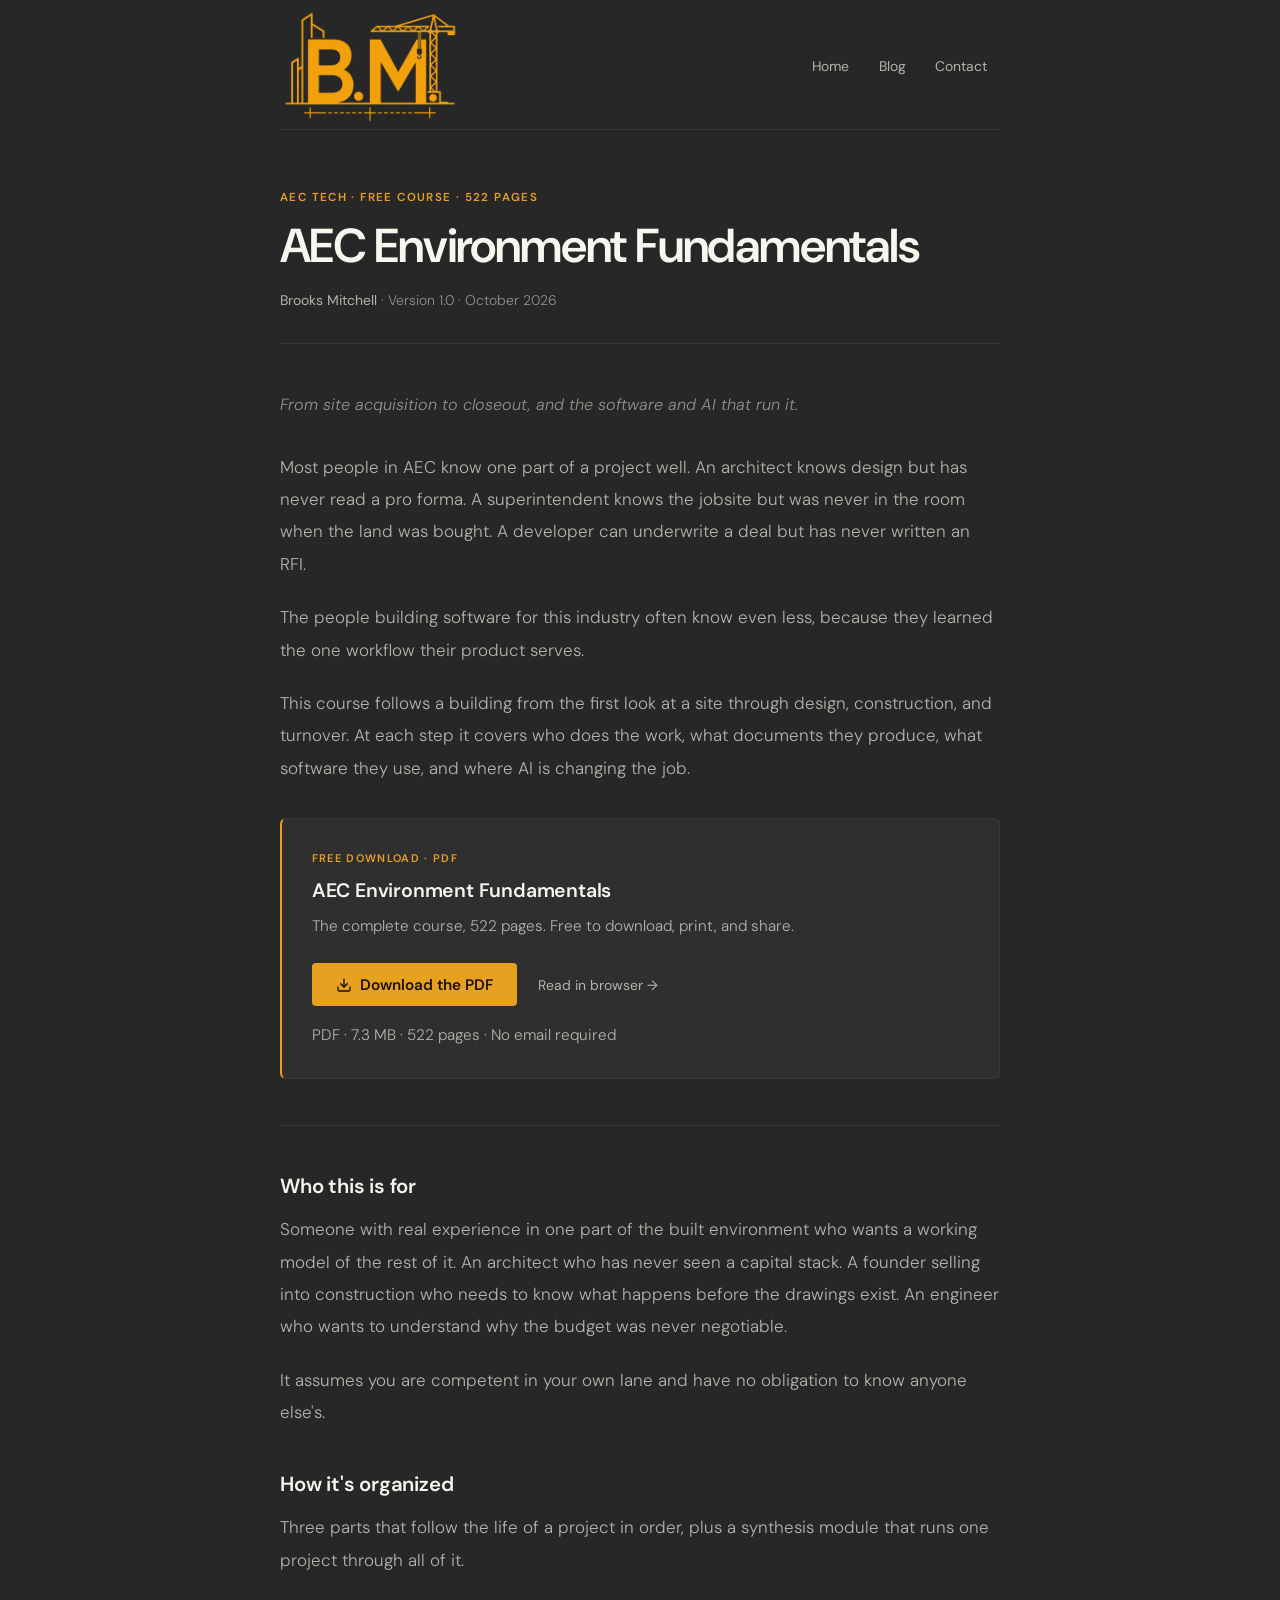
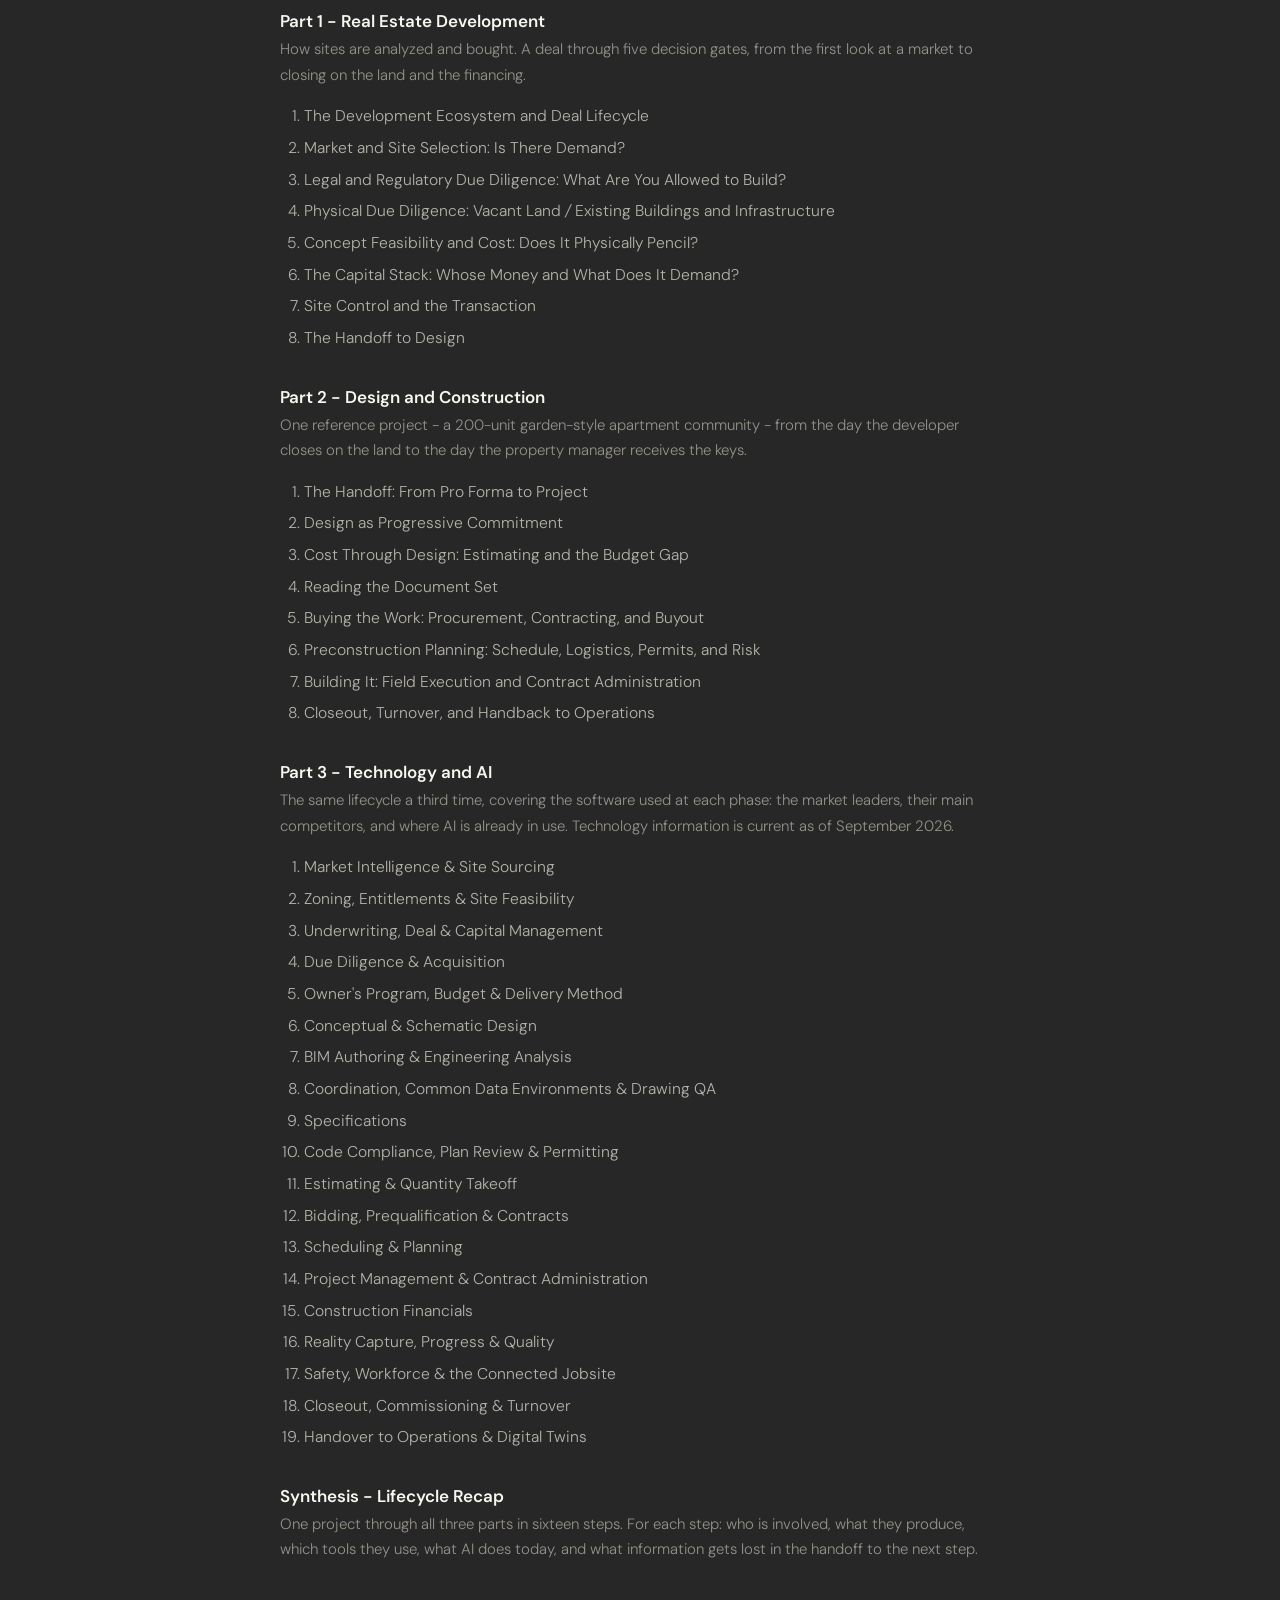
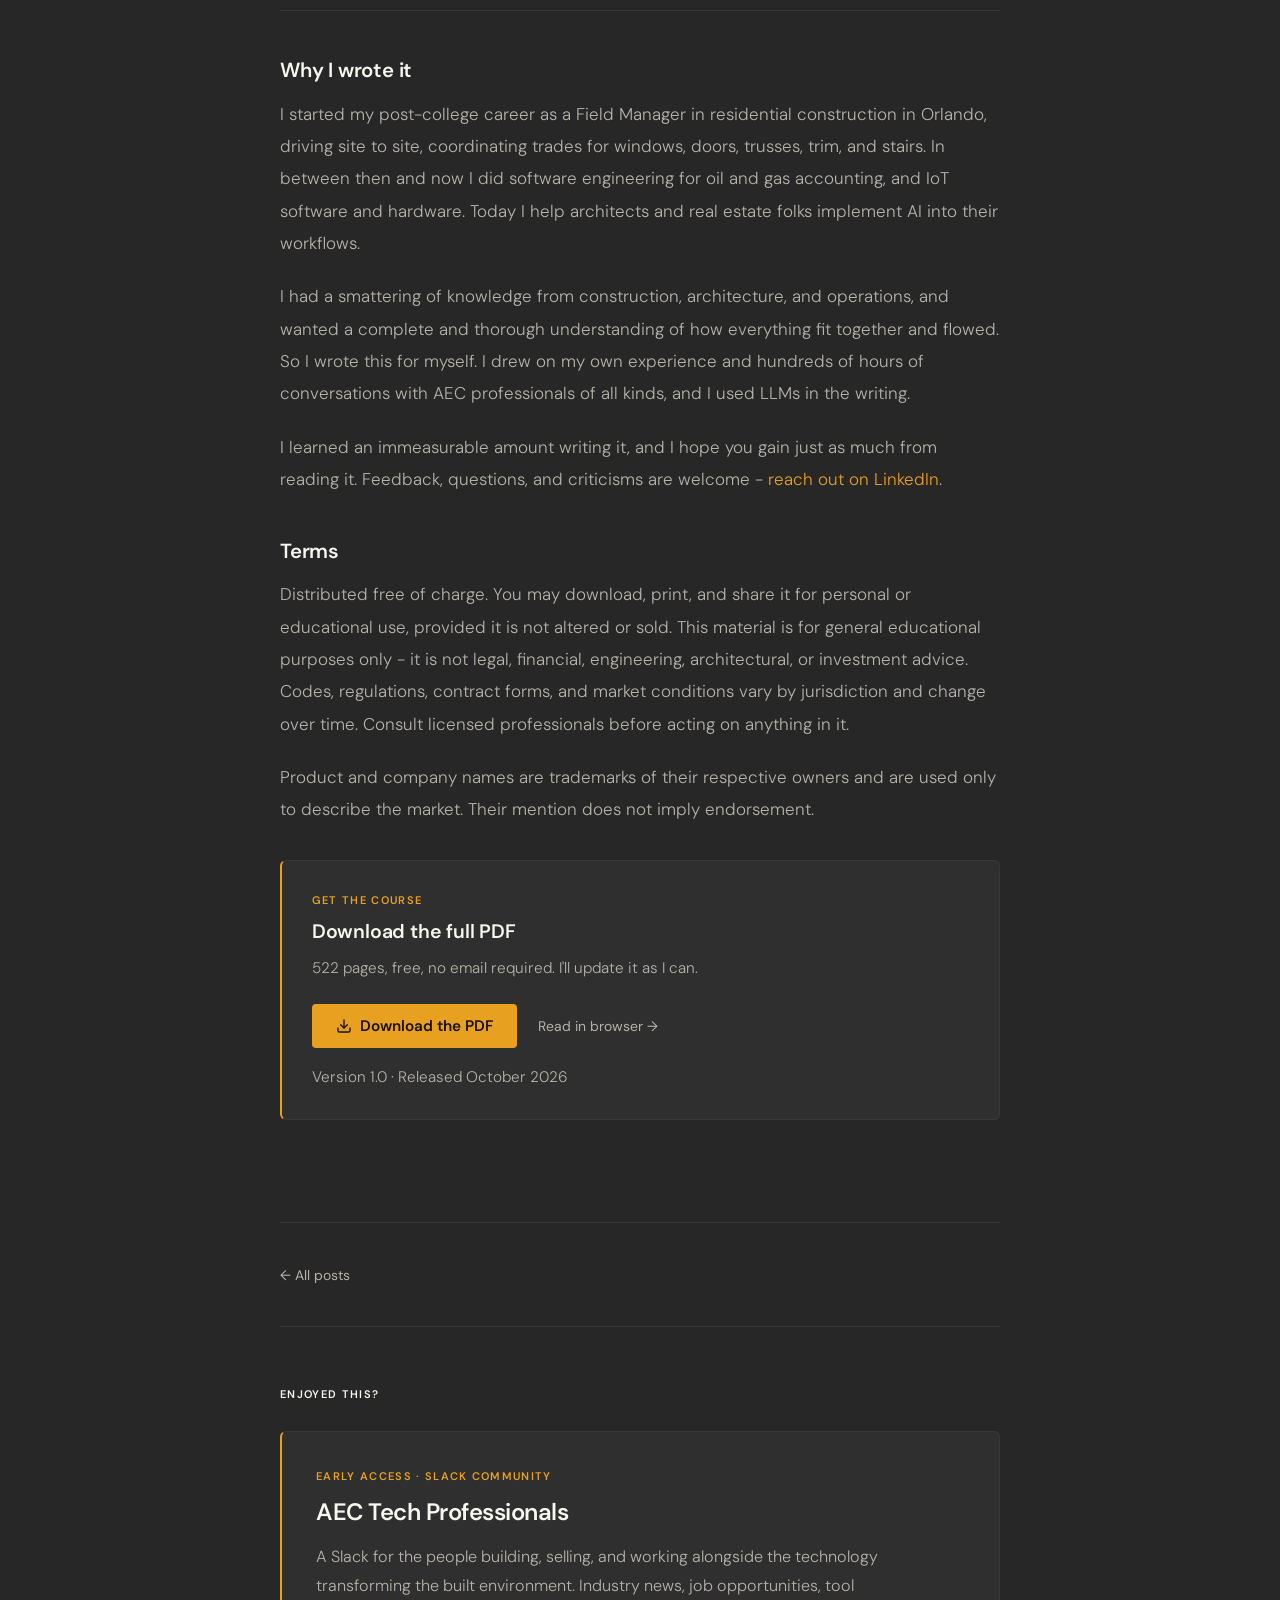
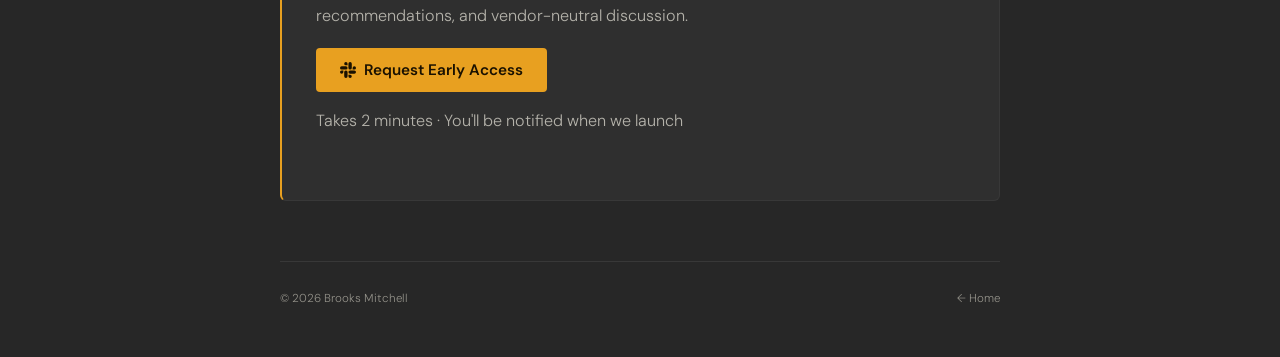
<file: blog/aec-environment-fundamentals.html>
<!DOCTYPE html>
<html lang="en">
<head>
  <meta charset="UTF-8" />
  <meta name="viewport" content="width=device-width, initial-scale=1.0" />
  <title>AEC Environment Fundamentals - Brooks Mitchell</title>
  <meta name="description" content="A free 522-page course on how a building actually gets built, from site acquisition to closeout, and the software and AI that run each phase." />
  <meta property="og:title" content="AEC Environment Fundamentals" />
  <meta property="og:description" content="A free 522-page course on how a building actually gets built, from site acquisition to closeout, and the software and AI that run each phase." />
  <meta property="og:image" content="https://brooksmitchell.com/images/share-fundamentals.png" />
  <meta property="og:image:width" content="1200" />
  <meta property="og:image:height" content="627" />
  <meta property="og:url" content="https://brooksmitchell.com/blog/aec-environment-fundamentals.html" />
  <meta property="og:type" content="article" />
  <link rel="icon" type="image/png" href="/images/logo%20transparent.png" />
  <link rel="preconnect" href="https://fonts.googleapis.com" />
  <link rel="preconnect" href="https://fonts.gstatic.com" crossorigin />
  <link href="https://fonts.googleapis.com/css2?family=DM+Sans:ital,opsz,wght@0,9..40,300;0,9..40,400;0,9..40,500;0,9..40,600;1,9..40,300;1,9..40,400&display=swap" rel="stylesheet" />
  <link rel="stylesheet" href="../src/style.css" />
  <style>
    /* Download card + contents list - scoped to this page */
    .dl-card {
      background: var(--bg-raised);
      border: 1px solid var(--border);
      border-left: 2px solid var(--accent);
      border-radius: 6px;
      padding: 1.75rem;
      margin: 2rem 0 2.5rem;
    }
    .dl-card .dl-eyebrow {
      font-size: 0.65rem; font-weight: 600;
      letter-spacing: 0.12em; text-transform: uppercase;
      color: var(--accent); margin-bottom: 0.6rem;
    }
    .dl-card h2 {
      font-size: 1.15rem; font-weight: 600; color: var(--text);
      margin: 0 0 0.6rem; letter-spacing: -0.01em;
    }
    .dl-card p {
      font-size: 0.9rem; font-weight: 300; line-height: 1.7;
      color: var(--text-mid); margin-bottom: 1.4rem;
    }
    .dl-row { display: flex; align-items: center; gap: 1.25rem; flex-wrap: wrap; }
    .post-body a.dl-btn {
      display: inline-flex; align-items: center; gap: 0.5rem;
      background: var(--accent); color: #1a1100;
      font-family: var(--sans); font-size: 0.9rem; font-weight: 600;
      text-decoration: none; padding: 0.7rem 1.4rem;
      border-radius: 4px; transition: background 0.15s;
    }
    .post-body a.dl-btn:hover { background: var(--accent-hi); color: #1a1100; text-decoration: none; }
    .post-body a.dl-btn svg { width: 16px; height: 16px; fill: none; stroke: currentColor; stroke-width: 2; stroke-linecap: round; stroke-linejoin: round; }
    .post-body a.dl-alt {
      font-size: 0.82rem; font-weight: 400; color: var(--text-mid);
      text-decoration: none; transition: color 0.15s;
    }
    .post-body a.dl-alt:hover { color: var(--accent); }
    .dl-meta {
      font-size: 0.72rem; font-weight: 300;
      color: var(--text-dim); margin: 0.9rem 0 0;
    }

    .toc-part { margin-top: 2rem; }
    .toc-part h3 { margin-bottom: 0.3rem; }
    .toc-part > p.toc-blurb {
      font-size: 0.88rem; font-weight: 300; color: var(--text-dim);
      line-height: 1.7; margin-bottom: 0.9rem;
    }
    .post-body ol.toc-list { padding-left: 1.4rem; margin-bottom: 0; }
    .post-body ol.toc-list li { font-size: 0.92rem; line-height: 1.7; margin-bottom: 0.3rem; }

    .post-body .lede-block {
      font-size: 0.95rem; font-weight: 300; font-style: italic;
      color: var(--text-dim); margin-bottom: 1.75rem;
    }
    .post-body hr {
      border: none; border-top: 1px solid var(--border);
      margin: 2.75rem 0;
    }
  </style>
</head>
<body>

  <nav class="site-nav">
    <a href="../index.html" class="nav-logo">
      <img src="../images/logo transparent.png" alt="Brooks Mitchell" />
    </a>
    <button class="nav-toggle" aria-label="Menu">
      <svg viewBox="0 0 24 24"><line x1="3" y1="6" x2="21" y2="6"/><line x1="3" y1="12" x2="21" y2="12"/><line x1="3" y1="18" x2="21" y2="18"/></svg>
    </button>
    <ul class="nav-links">
      <li><a href="../index.html">Home</a></li>
      <li><a href="../blog.html">Blog</a></li>
      <li><a href="../contact.html">Contact</a></li>
    </ul>
  </nav>

  <!-- ── POST HEADER ── -->
  <div class="post-header">
    <p class="post-eyebrow">AEC Tech · Free Course · 522 Pages</p>
    <h1>AEC Environment Fundamentals</h1>
    <p class="post-byline">
      <strong>Brooks Mitchell</strong> · Version 1.0 · <time datetime="2026-10">October 2026</time>
    </p>
  </div>

  <!-- ── POST BODY ── -->
  <div class="post-body">

    <p class="lede-block">From site acquisition to closeout, and the software and AI that run it.</p>

    <p>
      Most people in AEC know one part of a project well. An architect knows design but has never read a pro forma. A superintendent knows the jobsite but was never in the room when the land was bought. A developer can underwrite a deal but has never written an RFI.
    </p>

    <p>
      The people building software for this industry often know even less, because they learned the one workflow their product serves.
    </p>

    <p>
      This course follows a building from the first look at a site through design, construction, and turnover. At each step it covers who does the work, what documents they produce, what software they use, and where AI is changing the job.
    </p>

    <!-- ── DOWNLOAD ── -->
    <div class="dl-card">
      <p class="dl-eyebrow">Free Download · PDF</p>
      <h2>AEC Environment Fundamentals</h2>
      <p>The complete course, 522 pages. Free to download, print, and share.</p>
      <div class="dl-row">
        <a href="../images/AEC_Environment_Fundamentals.pdf" download class="dl-btn">
          <svg viewBox="0 0 24 24"><path d="M21 15v4a2 2 0 0 1-2 2H5a2 2 0 0 1-2-2v-4"/><polyline points="7 10 12 15 17 10"/><line x1="12" y1="15" x2="12" y2="3"/></svg>
          Download the PDF
        </a>
        <a href="../images/AEC_Environment_Fundamentals.pdf" target="_blank" rel="noopener" class="dl-alt">Read in browser →</a>
      </div>
      <p class="dl-meta">PDF · 7.3 MB · 522 pages · No email required</p>
    </div>

    <hr>

    <h2>Who this is for</h2>

    <p>
      Someone with real experience in one part of the built environment who wants a working model of the rest of it. An architect who has never seen a capital stack. A founder selling into construction who needs to know what happens before the drawings exist. An engineer who wants to understand why the budget was never negotiable.
    </p>

    <p>
      It assumes you are competent in your own lane and have no obligation to know anyone else's.
    </p>

    <h2>How it's organized</h2>

    <p>
      Three parts that follow the life of a project in order, plus a synthesis module that runs one project through all of it.
    </p>

    <div class="toc-part">
      <h3>Part 1 - Real Estate Development</h3>
      <p class="toc-blurb">How sites are analyzed and bought. A deal through five decision gates, from the first look at a market to closing on the land and the financing.</p>
      <ol class="toc-list">
        <li>The Development Ecosystem and Deal Lifecycle</li>
        <li>Market and Site Selection: Is There Demand?</li>
        <li>Legal and Regulatory Due Diligence: What Are You Allowed to Build?</li>
        <li>Physical Due Diligence: Vacant Land <em>/</em> Existing Buildings and Infrastructure</li>
        <li>Concept Feasibility and Cost: Does It Physically Pencil?</li>
        <li>The Capital Stack: Whose Money and What Does It Demand?</li>
        <li>Site Control and the Transaction</li>
        <li>The Handoff to Design</li>
      </ol>
    </div>

    <div class="toc-part">
      <h3>Part 2 - Design and Construction</h3>
      <p class="toc-blurb">One reference project - a 200-unit garden-style apartment community - from the day the developer closes on the land to the day the property manager receives the keys.</p>
      <ol class="toc-list">
        <li>The Handoff: From Pro Forma to Project</li>
        <li>Design as Progressive Commitment</li>
        <li>Cost Through Design: Estimating and the Budget Gap</li>
        <li>Reading the Document Set</li>
        <li>Buying the Work: Procurement, Contracting, and Buyout</li>
        <li>Preconstruction Planning: Schedule, Logistics, Permits, and Risk</li>
        <li>Building It: Field Execution and Contract Administration</li>
        <li>Closeout, Turnover, and Handback to Operations</li>
      </ol>
    </div>

    <div class="toc-part">
      <h3>Part 3 - Technology and AI</h3>
      <p class="toc-blurb">The same lifecycle a third time, covering the software used at each phase: the market leaders, their main competitors, and where AI is already in use. Technology information is current as of September 2026.</p>
      <ol class="toc-list">
        <li>Market Intelligence &amp; Site Sourcing</li>
        <li>Zoning, Entitlements &amp; Site Feasibility</li>
        <li>Underwriting, Deal &amp; Capital Management</li>
        <li>Due Diligence &amp; Acquisition</li>
        <li>Owner's Program, Budget &amp; Delivery Method</li>
        <li>Conceptual &amp; Schematic Design</li>
        <li>BIM Authoring &amp; Engineering Analysis</li>
        <li>Coordination, Common Data Environments &amp; Drawing QA</li>
        <li>Specifications</li>
        <li>Code Compliance, Plan Review &amp; Permitting</li>
        <li>Estimating &amp; Quantity Takeoff</li>
        <li>Bidding, Prequalification &amp; Contracts</li>
        <li>Scheduling &amp; Planning</li>
        <li>Project Management &amp; Contract Administration</li>
        <li>Construction Financials</li>
        <li>Reality Capture, Progress &amp; Quality</li>
        <li>Safety, Workforce &amp; the Connected Jobsite</li>
        <li>Closeout, Commissioning &amp; Turnover</li>
        <li>Handover to Operations &amp; Digital Twins</li>
      </ol>
    </div>

    <div class="toc-part">
      <h3>Synthesis - Lifecycle Recap</h3>
      <p class="toc-blurb">One project through all three parts in sixteen steps. For each step: who is involved, what they produce, which tools they use, what AI does today, and what information gets lost in the handoff to the next step.</p>
    </div>

    <hr>

    <h2>Why I wrote it</h2>

    <p>
      I started my post-college career as a Field Manager in residential construction in Orlando, driving site to site, coordinating trades for windows, doors, trusses, trim, and stairs. In between then and now I did software engineering for oil and gas accounting, and IoT software and hardware. Today I help architects and real estate folks implement AI into their workflows.
    </p>

    <p>
      I had a smattering of knowledge from construction, architecture, and operations, and wanted a complete and thorough understanding of how everything fit together and flowed. So I wrote this for myself. I drew on my own experience and hundreds of hours of conversations with AEC professionals of all kinds, and I used LLMs in the writing.
    </p>

    <p>
      I learned an immeasurable amount writing it, and I hope you gain just as much from reading it. Feedback, questions, and criticisms are welcome - <a href="https://www.linkedin.com/in/brooks-mitchell/" target="_blank" rel="noopener">reach out on LinkedIn</a>.
    </p>

    <h2>Terms</h2>

    <p>
      Distributed free of charge. You may download, print, and share it for personal or educational use, provided it is not altered or sold. This material is for general educational purposes only - it is not legal, financial, engineering, architectural, or investment advice. Codes, regulations, contract forms, and market conditions vary by jurisdiction and change over time. Consult licensed professionals before acting on anything in it.
    </p>

    <p>
      Product and company names are trademarks of their respective owners and are used only to describe the market. Their mention does not imply endorsement.
    </p>

    <!-- ── DOWNLOAD (repeat) ── -->
    <div class="dl-card">
      <p class="dl-eyebrow">Get the course</p>
      <h2>Download the full PDF</h2>
      <p>522 pages, free, no email required. I'll update it as I can.</p>
      <div class="dl-row">
        <a href="../images/AEC_Environment_Fundamentals.pdf" download class="dl-btn">
          <svg viewBox="0 0 24 24"><path d="M21 15v4a2 2 0 0 1-2 2H5a2 2 0 0 1-2-2v-4"/><polyline points="7 10 12 15 17 10"/><line x1="12" y1="15" x2="12" y2="3"/></svg>
          Download the PDF
        </a>
        <a href="../images/AEC_Environment_Fundamentals.pdf" target="_blank" rel="noopener" class="dl-alt">Read in browser →</a>
      </div>
      <p class="dl-meta">Version 1.0 · Released October 2026</p>
    </div>

  </div>

  <!-- ── POST FOOTER ── -->
  <div class="post-footer">
    <a href="../blog.html" class="post-back">← All posts</a>
  </div>

  <!-- ── SLACK COMMUNITY ── -->
  <section id="community" style="border-top:1px solid var(--border);">
    <p class="section-label">Enjoyed this?</p>
    <div class="community-card">
      <p class="slack-eyebrow">Early Access · Slack Community</p>
      <h2>AEC Tech Professionals</h2>
      <p>
        A Slack for the people building, selling, and working alongside the technology
        transforming the built environment. Industry news, job opportunities, tool
        recommendations, and vendor-neutral discussion.
      </p>
      <a href="https://docs.google.com/forms/d/e/1FAIpQLSdYyty8htXL1xffMKtfy4kEosLnhcqcu5eaAoyCSCSbOQX9Kg/viewform?usp=publish-editor"
         target="_blank" rel="noopener" class="waitlist-btn">
        <!-- Slack icon -->
        <svg viewBox="0 0 24 24" xmlns="http://www.w3.org/2000/svg">
          <path d="M5.042 15.165a2.528 2.528 0 0 1-2.52 2.523A2.528 2.528 0 0 1 0 15.165a2.527 2.527 0 0 1 2.522-2.52h2.52v2.52zm1.271 0a2.527 2.527 0 0 1 2.521-2.52 2.527 2.527 0 0 1 2.521 2.52v6.313A2.528 2.528 0 0 1 8.834 24a2.528 2.528 0 0 1-2.521-2.522v-6.313zM8.834 5.042a2.528 2.528 0 0 1-2.521-2.52A2.528 2.528 0 0 1 8.834 0a2.528 2.528 0 0 1 2.521 2.522v2.52H8.834zm0 1.271a2.528 2.528 0 0 1 2.521 2.521 2.528 2.528 0 0 1-2.521 2.521H2.522A2.528 2.528 0 0 1 0 8.834a2.528 2.528 0 0 1 2.522-2.521h6.312zm10.122 2.521a2.528 2.528 0 0 1 2.522-2.521A2.528 2.528 0 0 1 24 8.834a2.528 2.528 0 0 1-2.522 2.521h-2.522V8.834zm-1.268 0a2.528 2.528 0 0 1-2.523 2.521 2.527 2.527 0 0 1-2.52-2.521V2.522A2.527 2.527 0 0 1 15.165 0a2.528 2.528 0 0 1 2.523 2.522v6.312zm-2.523 10.122a2.528 2.528 0 0 1 2.523 2.522A2.528 2.528 0 0 1 15.165 24a2.527 2.527 0 0 1-2.52-2.522v-2.522h2.52zm0-1.268a2.527 2.527 0 0 1-2.52-2.523 2.526 2.526 0 0 1 2.52-2.52h6.313A2.527 2.527 0 0 1 24 15.165a2.528 2.528 0 0 1-2.522 2.523h-6.313z"/>
        </svg>
        Request Early Access
      </a>
      <p class="waitlist-note">Takes 2 minutes · You'll be notified when we launch</p>
    </div>
  </section>

  <footer>
    <p>© 2026 Brooks Mitchell</p>
    <p><a href="../index.html" style="color:var(--text-dim); text-decoration:none;">← Home</a></p>
  </footer>

  <script src="../src/nav.js"></script>
</body>
</html>
</file>
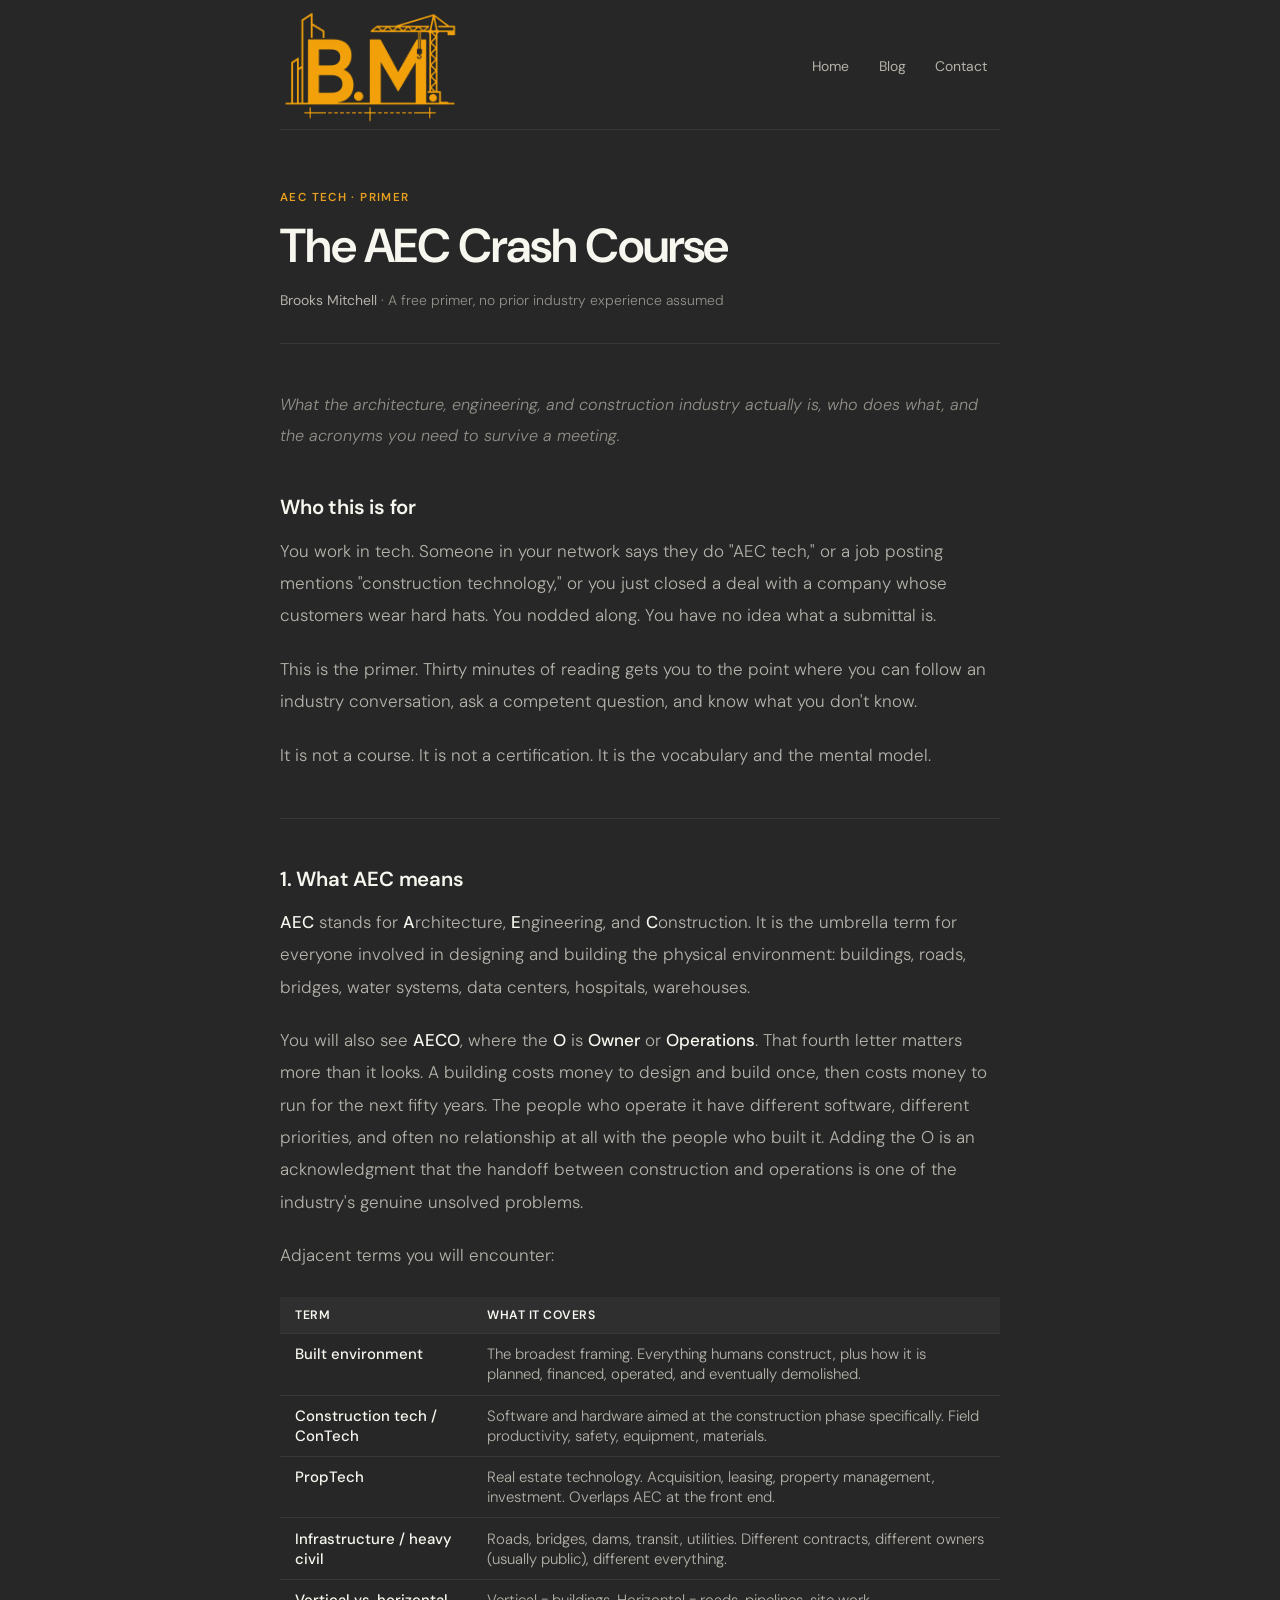
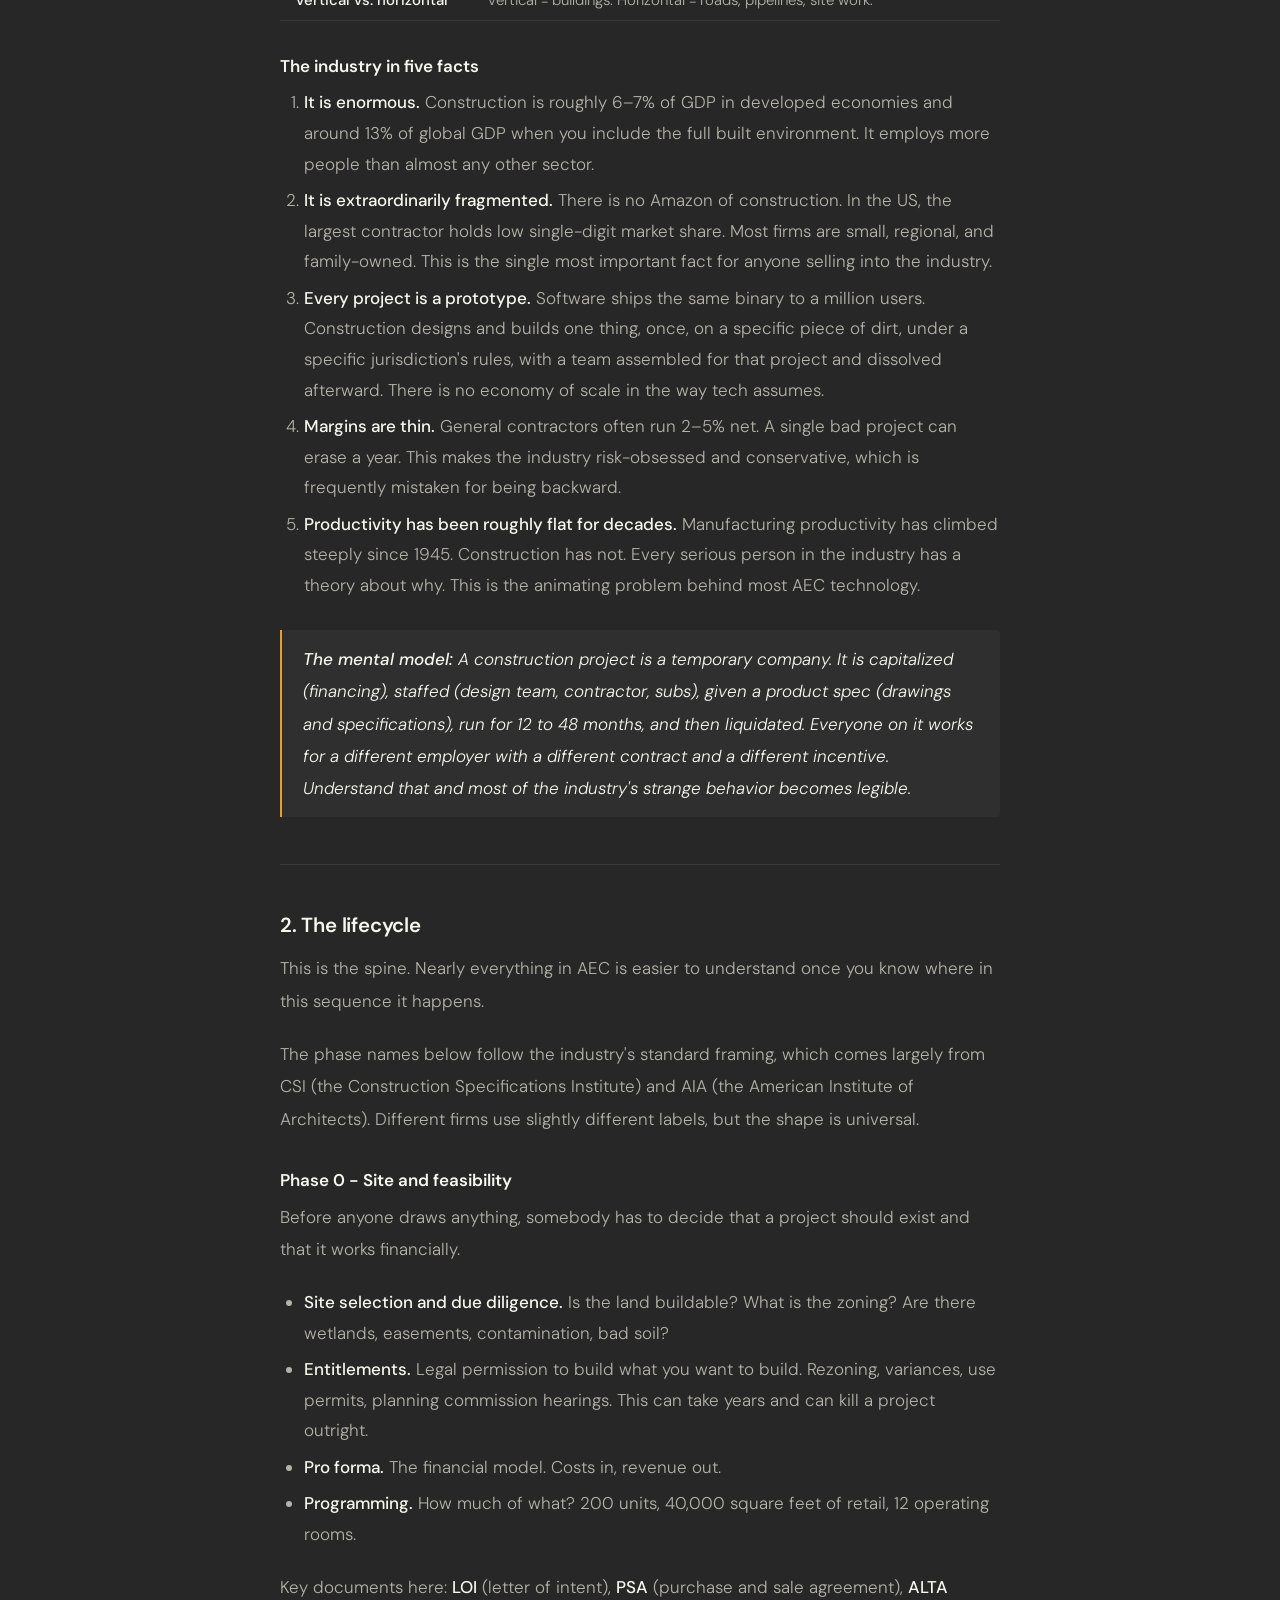
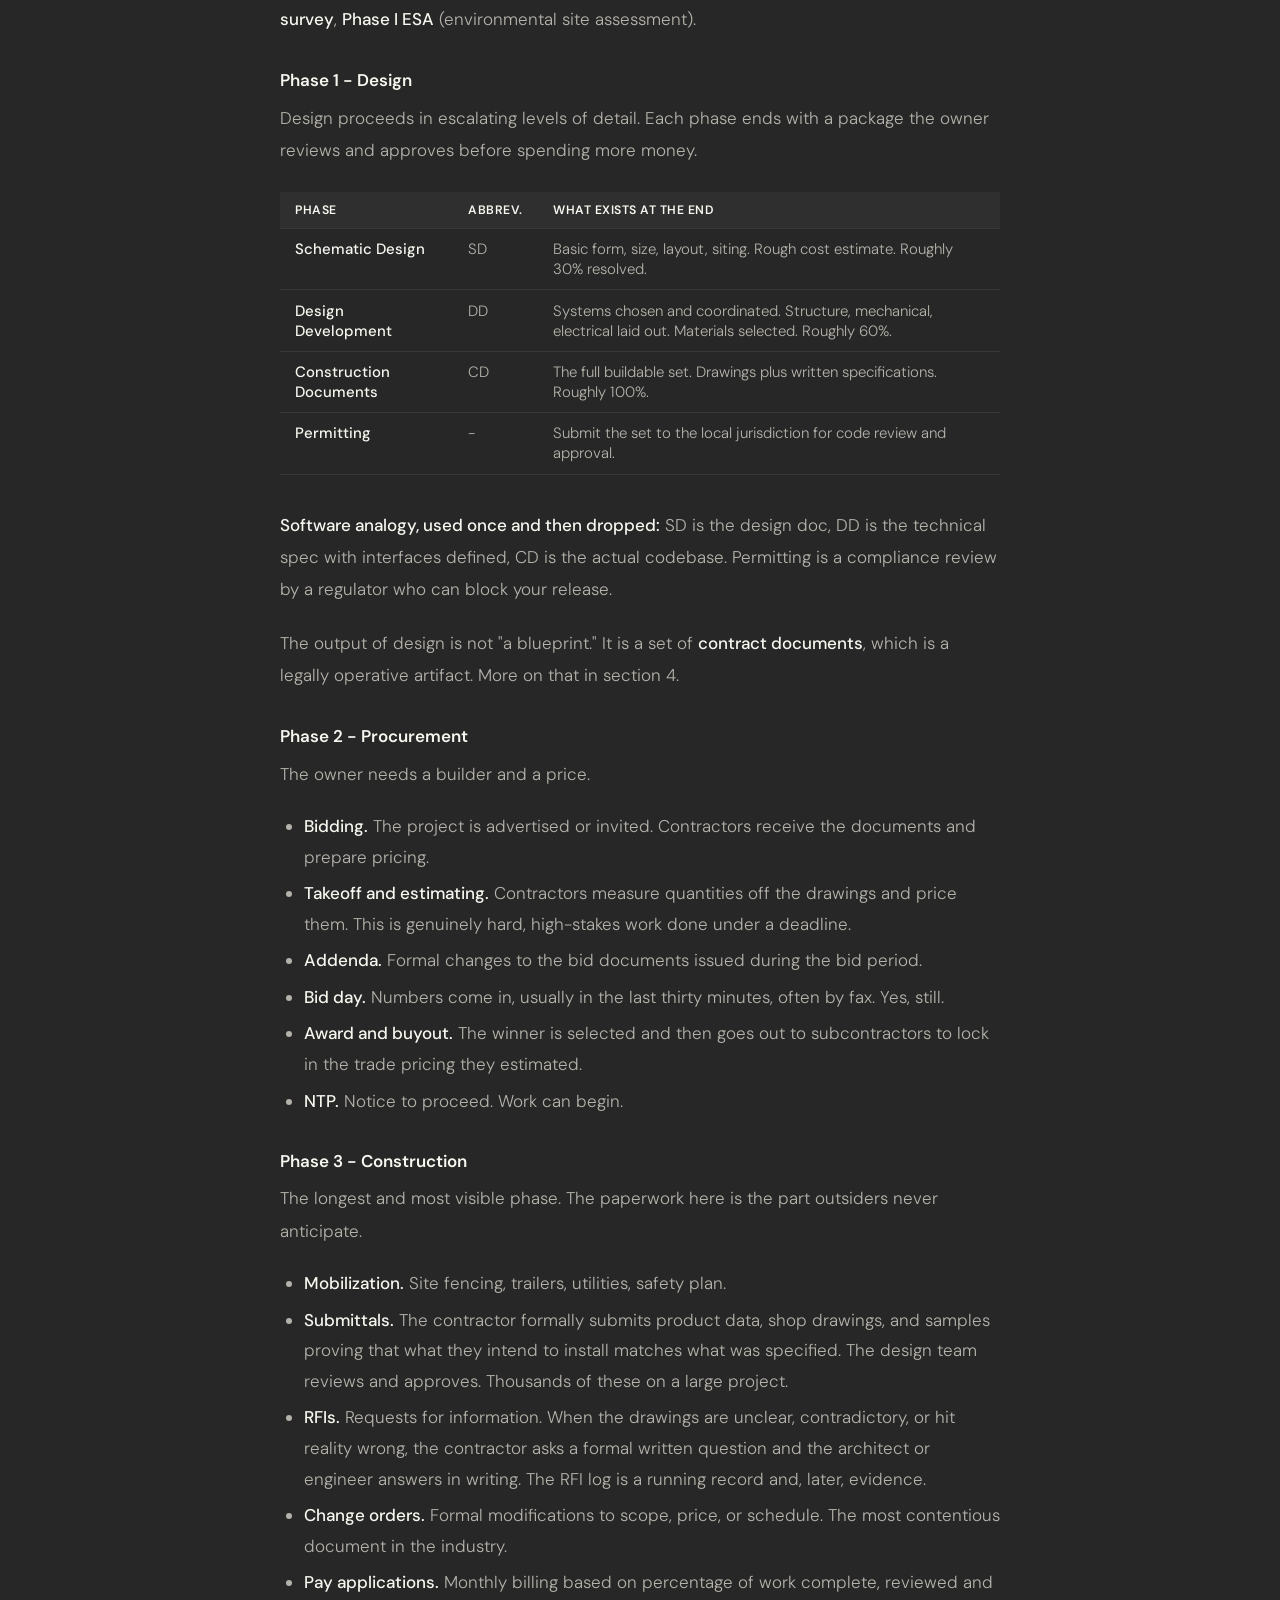
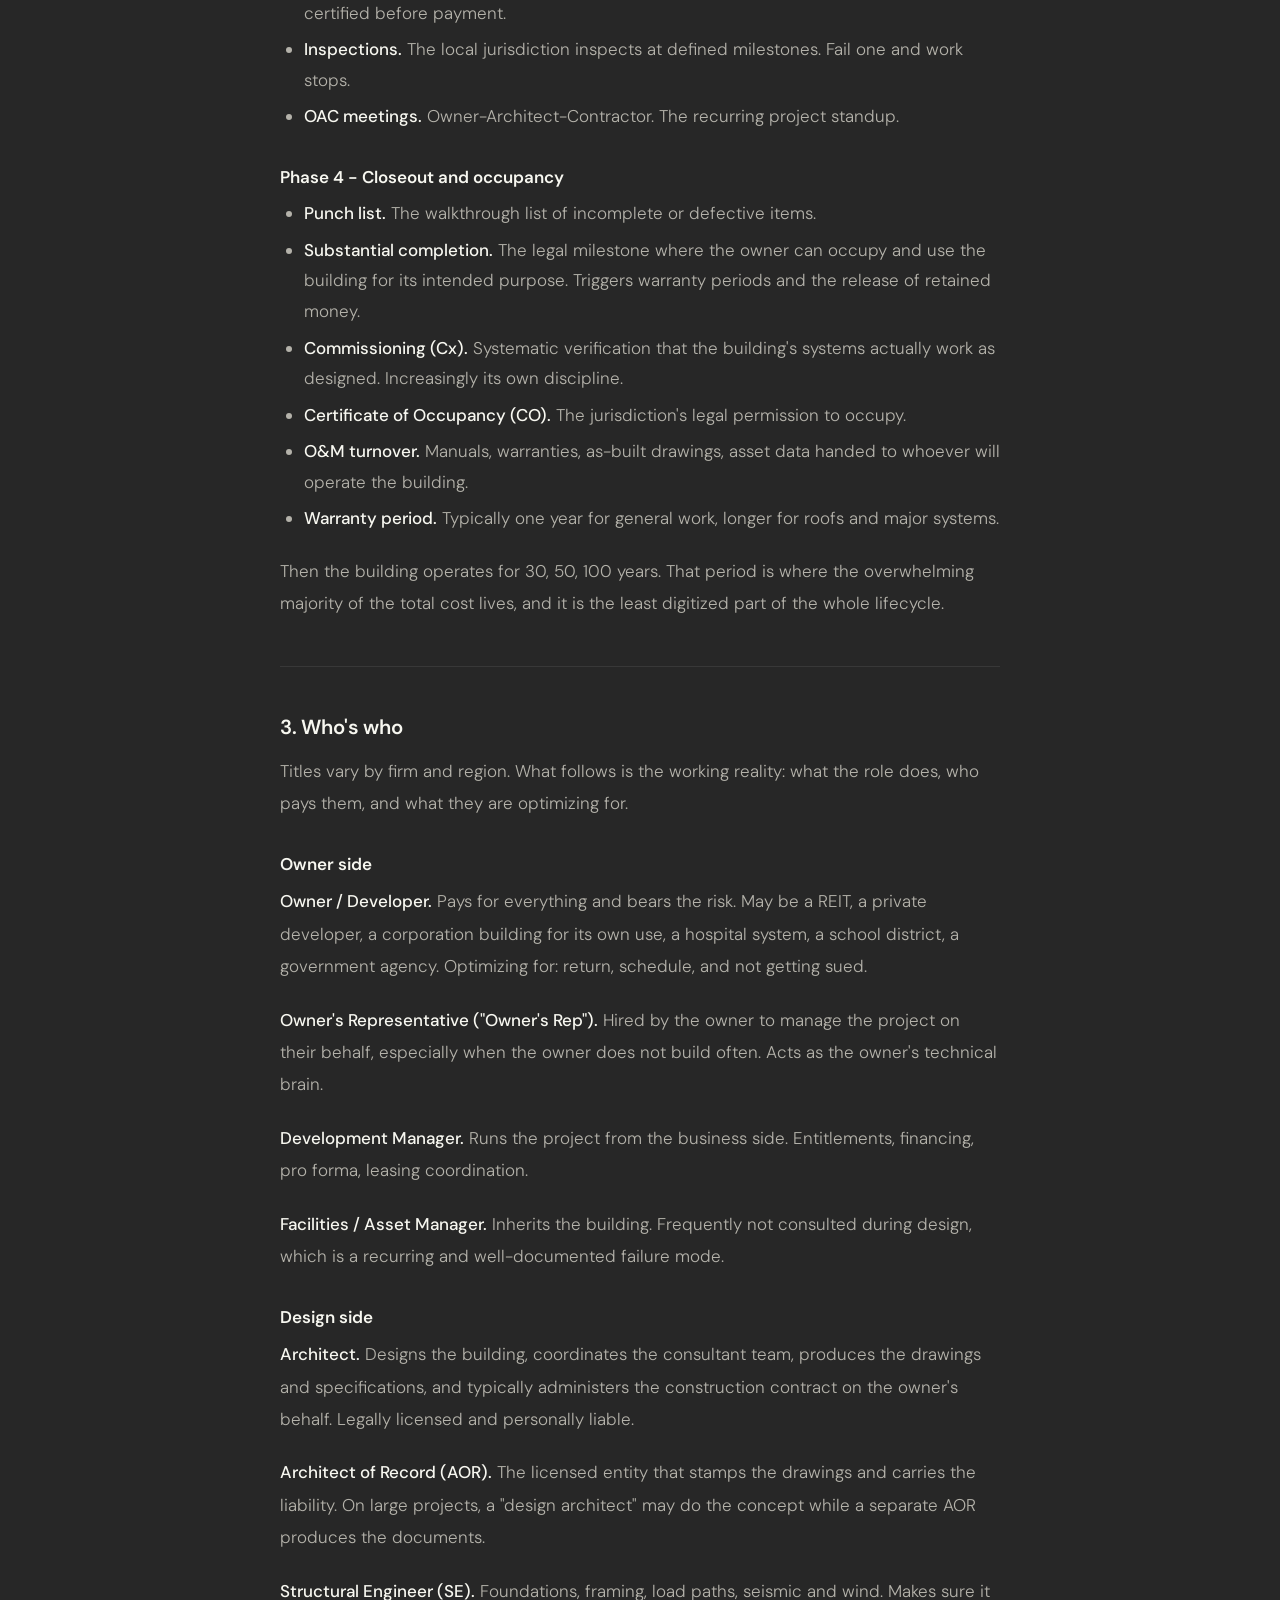
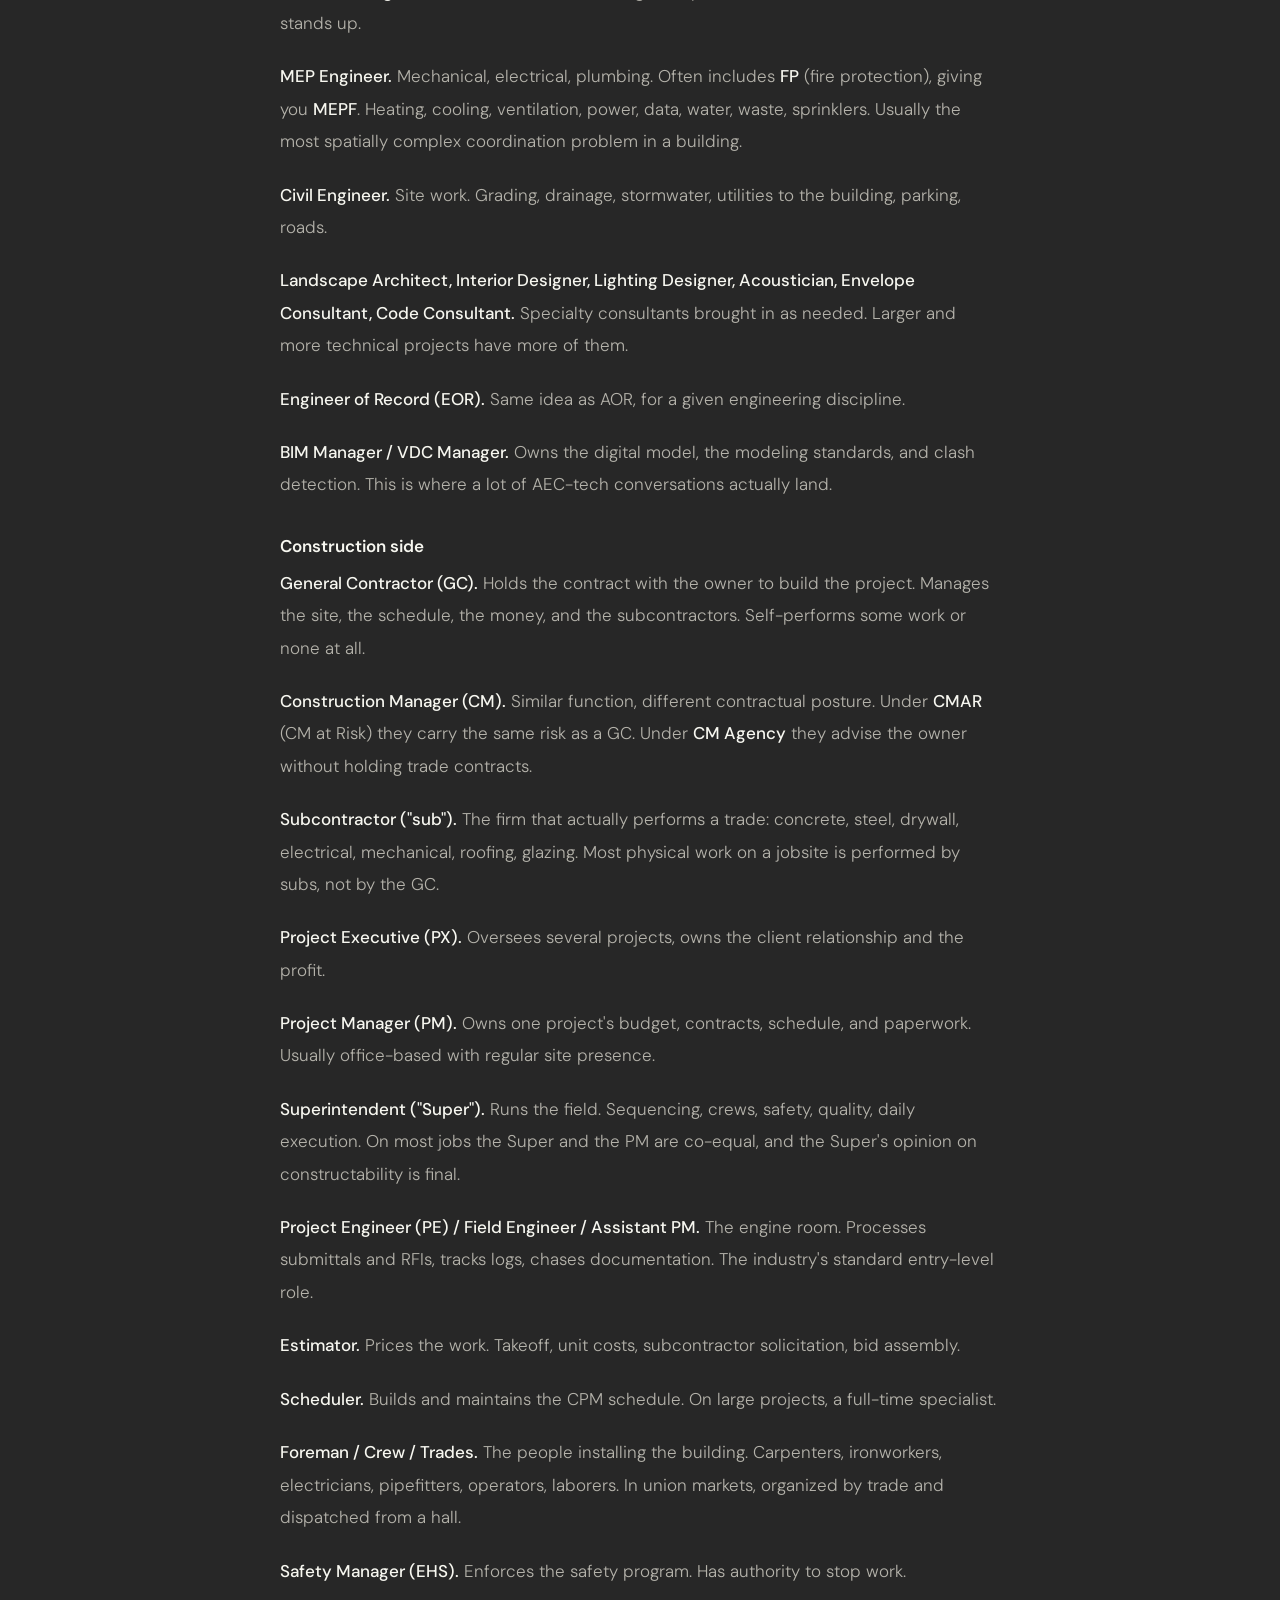
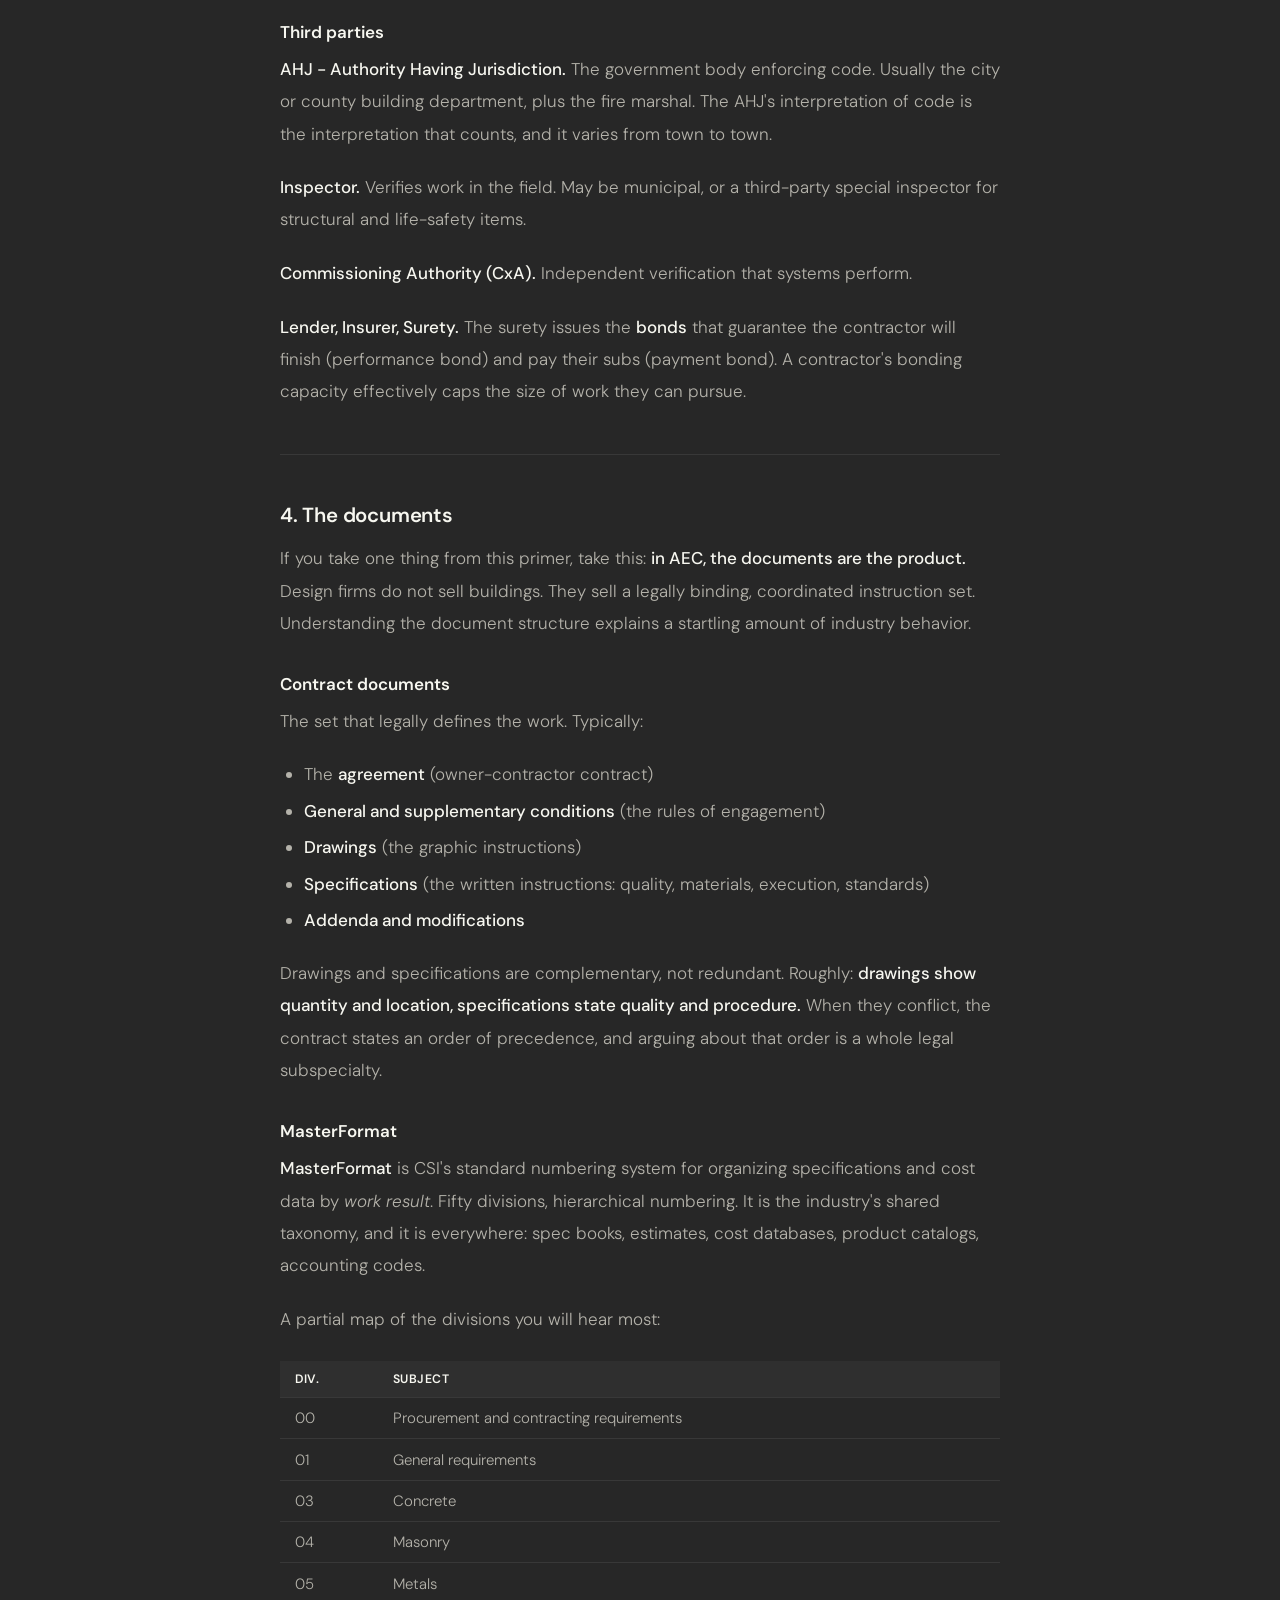
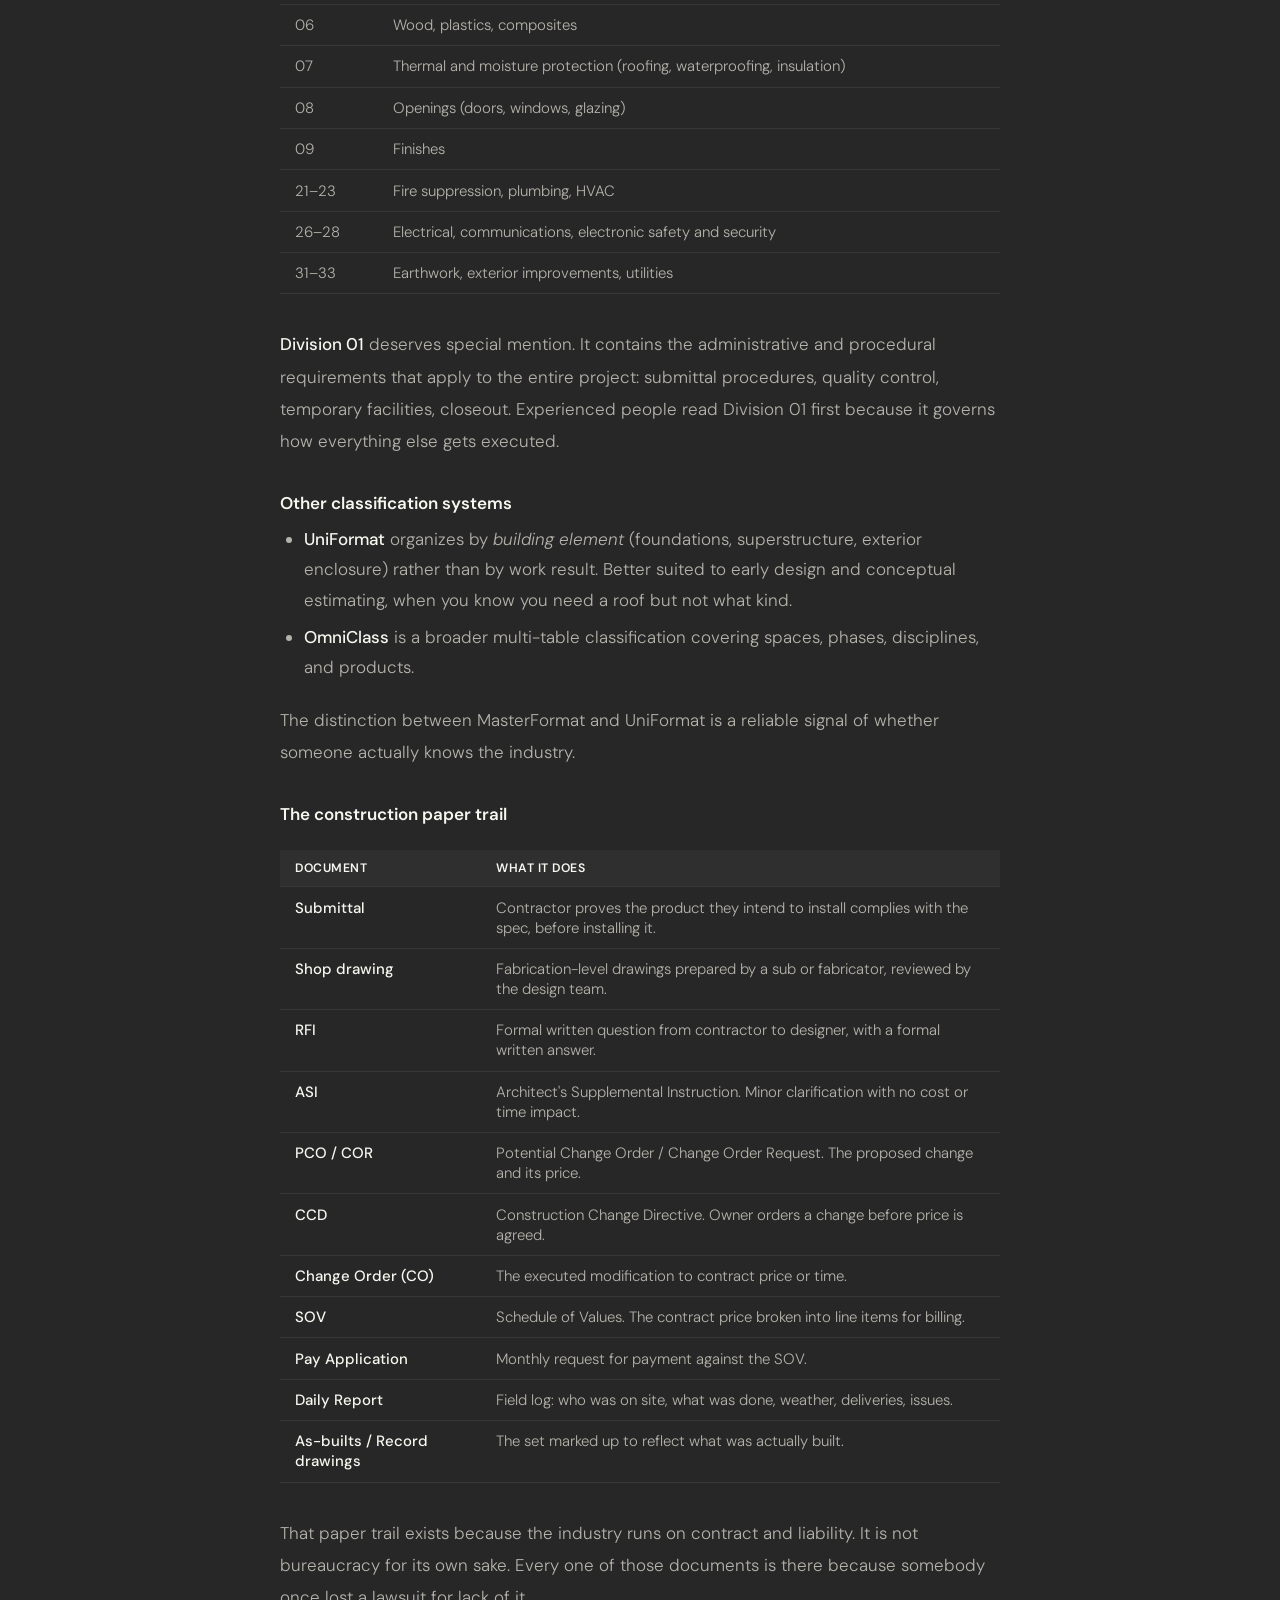
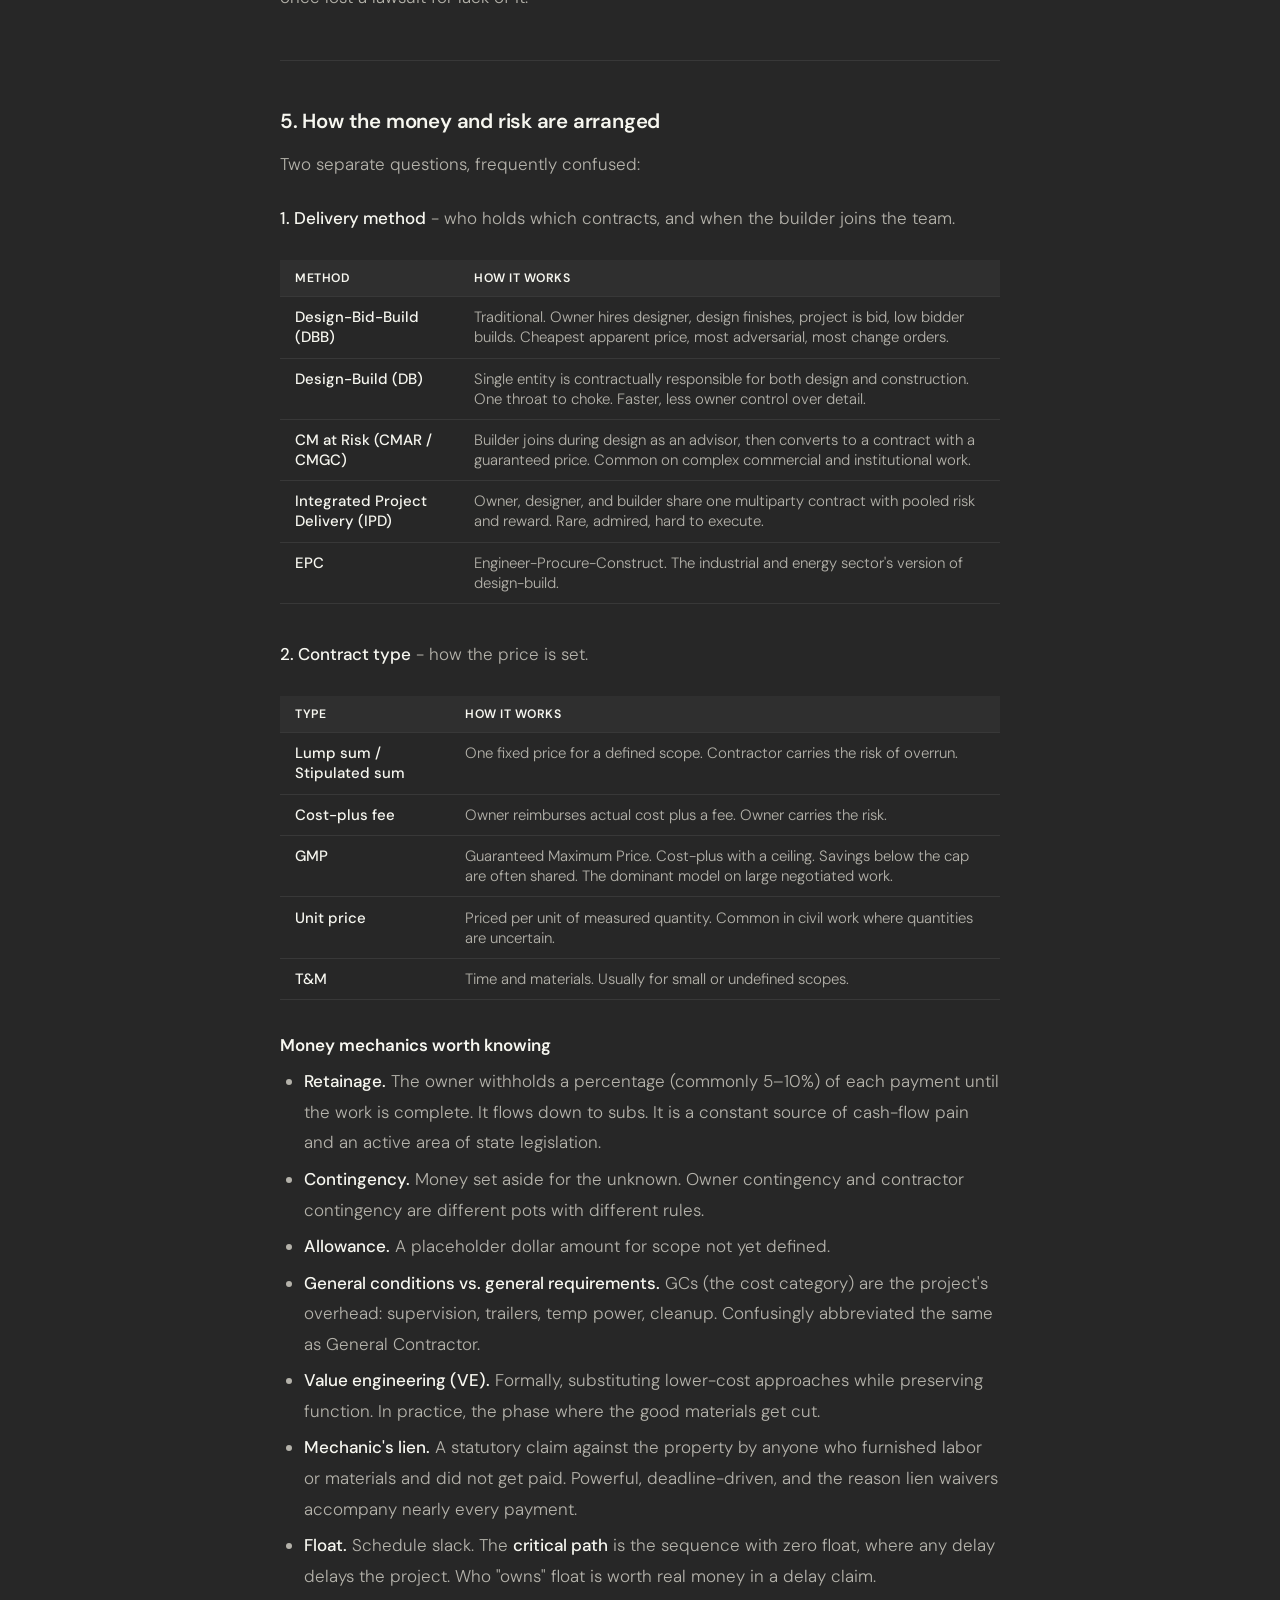
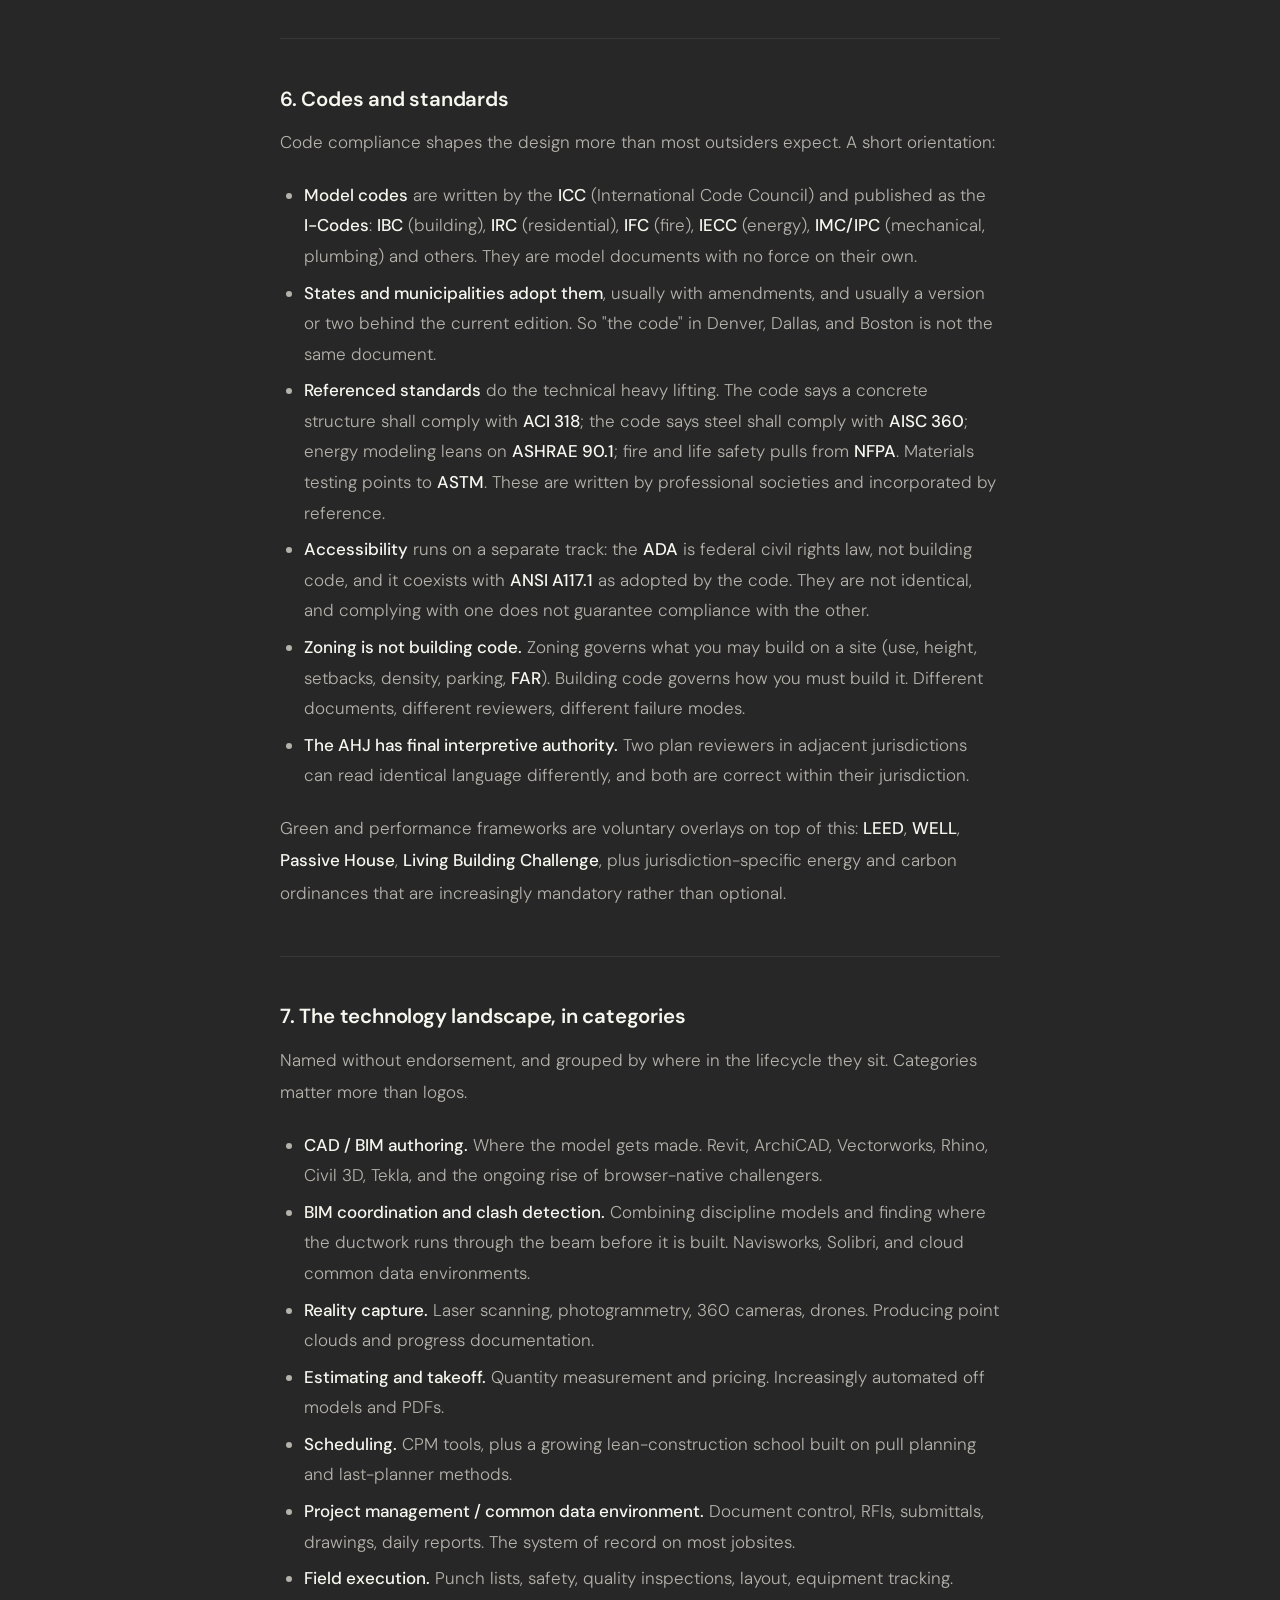
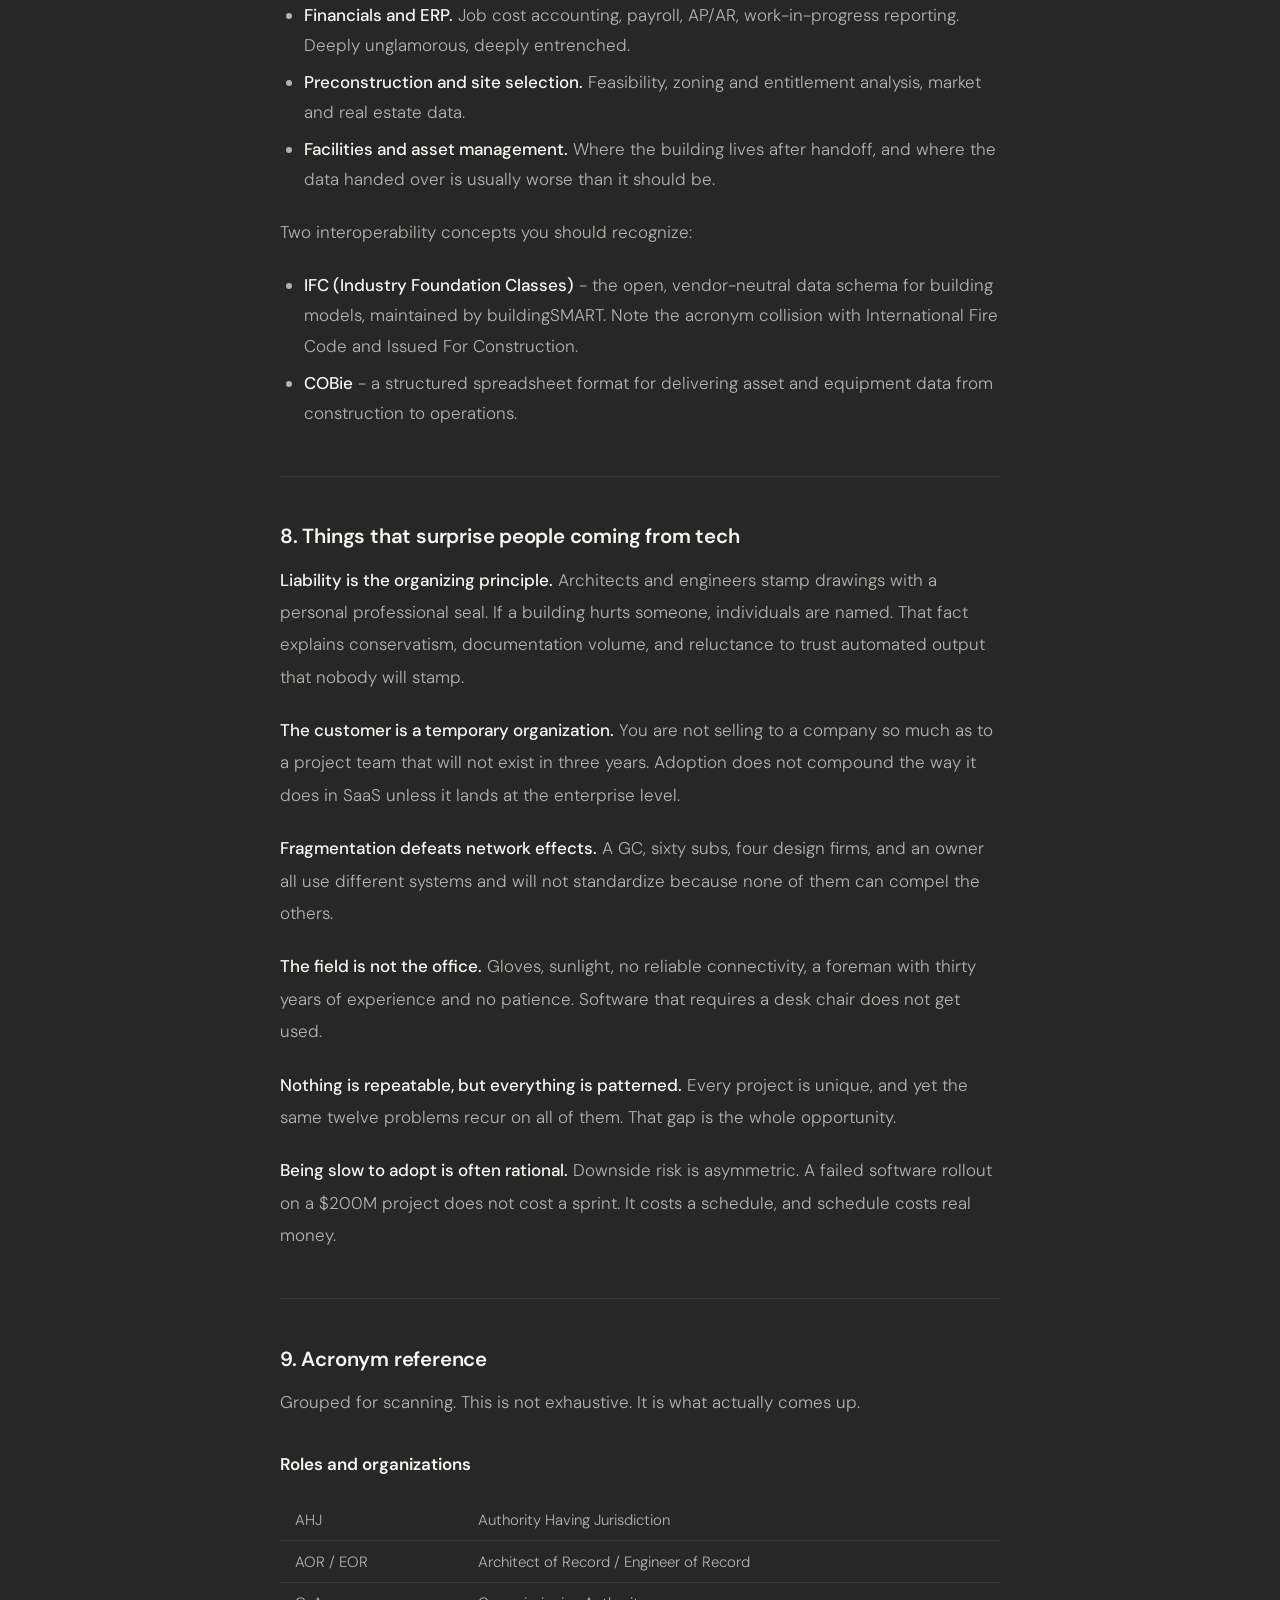
<file: blog/aec-industry-crash-course.html>
<!DOCTYPE html>
<html lang="en">
<head>
  <meta charset="UTF-8" />
  <meta name="viewport" content="width=device-width, initial-scale=1.0" />
  <title>The AEC Crash Course - Brooks Mitchell</title>
  <meta name="description" content="A free primer on the architecture, engineering, and construction industry for people in tech: the project lifecycle, who does what, the documents, and the acronyms." />
  <meta property="og:title" content="The AEC Crash Course" />
  <meta property="og:description" content="A free primer on the architecture, engineering, and construction industry for people in tech: the project lifecycle, who does what, the documents, and the acronyms." />
  <meta property="og:image" content="https://brooksmitchell.com/images/share-crash-course.png" />
  <meta property="og:image:width" content="1200" />
  <meta property="og:image:height" content="627" />
  <meta property="og:url" content="https://brooksmitchell.com/blog/aec-industry-crash-course.html" />
  <meta property="og:type" content="article" />
  <link rel="icon" type="image/png" href="/images/logo%20transparent.png" />
  <link rel="preconnect" href="https://fonts.googleapis.com" />
  <link rel="preconnect" href="https://fonts.gstatic.com" crossorigin />
  <link href="https://fonts.googleapis.com/css2?family=DM+Sans:ital,opsz,wght@0,9..40,300;0,9..40,400;0,9..40,500;0,9..40,600;1,9..40,300;1,9..40,400&display=swap" rel="stylesheet" />
  <link rel="stylesheet" href="../src/style.css" />
  <style>
    /* Table styling scoped to post body - not in shared stylesheet yet */
    .post-body table {
      width: 100%;
      border-collapse: collapse;
      margin: 1.5rem 0 2rem;
      font-size: 0.88rem;
    }
    .post-body th {
      text-align: left;
      font-weight: 600;
      color: var(--text);
      padding: 0.6rem 0.9rem;
      border-bottom: 1px solid var(--border);
      background: var(--bg-raised);
      font-size: 0.72rem;
      letter-spacing: 0.04em;
      text-transform: uppercase;
    }
    .post-body td {
      padding: 0.6rem 0.9rem;
      border-bottom: 1px solid var(--border);
      color: var(--text-mid);
      font-weight: 300;
      vertical-align: top;
    }
    .post-body table strong { color: var(--text); font-weight: 500; }
    .post-body .table-wrap { overflow-x: auto; margin: 1.5rem 0 2rem; }
    .post-body .table-wrap table { margin: 0; }

    .post-body .lede-block {
      font-size: 0.95rem; font-weight: 300; font-style: italic;
      color: var(--text-dim); margin-bottom: 1.75rem;
    }
    .post-body hr {
      border: none; border-top: 1px solid var(--border);
      margin: 2.75rem 0;
    }
  </style>
</head>
<body>

  <nav class="site-nav">
    <a href="../index.html" class="nav-logo">
      <img src="../images/logo transparent.png" alt="Brooks Mitchell" />
    </a>
    <button class="nav-toggle" aria-label="Menu">
      <svg viewBox="0 0 24 24"><line x1="3" y1="6" x2="21" y2="6"/><line x1="3" y1="12" x2="21" y2="12"/><line x1="3" y1="18" x2="21" y2="18"/></svg>
    </button>
    <ul class="nav-links">
      <li><a href="../index.html">Home</a></li>
      <li><a href="../blog.html">Blog</a></li>
      <li><a href="../contact.html">Contact</a></li>
    </ul>
  </nav>

  <!-- ── POST HEADER ── -->
  <div class="post-header">
    <p class="post-eyebrow">AEC Tech · Primer</p>
    <h1>The AEC Crash Course</h1>
    <p class="post-byline">
      <strong>Brooks Mitchell</strong> · A free primer, no prior industry experience assumed
    </p>
  </div>

  <!-- ── POST BODY ── -->
  <div class="post-body">

    <p class="lede-block">What the architecture, engineering, and construction industry actually is, who does what, and the acronyms you need to survive a meeting.</p>

    <h2>Who this is for</h2>

    <p>
      You work in tech. Someone in your network says they do "AEC tech," or a job posting mentions "construction technology," or you just closed a deal with a company whose customers wear hard hats. You nodded along. You have no idea what a submittal is.
    </p>

    <p>
      This is the primer. Thirty minutes of reading gets you to the point where you can follow an industry conversation, ask a competent question, and know what you don't know.
    </p>

    <p>
      It is not a course. It is not a certification. It is the vocabulary and the mental model.
    </p>

    <hr>

    <h2>1. What AEC means</h2>

    <p>
      <strong>AEC</strong> stands for <strong>A</strong>rchitecture, <strong>E</strong>ngineering, and <strong>C</strong>onstruction. It is the umbrella term for everyone involved in designing and building the physical environment: buildings, roads, bridges, water systems, data centers, hospitals, warehouses.
    </p>

    <p>
      You will also see <strong>AECO</strong>, where the <strong>O</strong> is <strong>Owner</strong> or <strong>Operations</strong>. That fourth letter matters more than it looks. A building costs money to design and build once, then costs money to run for the next fifty years. The people who operate it have different software, different priorities, and often no relationship at all with the people who built it. Adding the O is an acknowledgment that the handoff between construction and operations is one of the industry's genuine unsolved problems.
    </p>

    <p>Adjacent terms you will encounter:</p>

    <div class="table-wrap">
      <table>
        <tr><th>Term</th><th>What it covers</th></tr>
        <tr><td><strong>Built environment</strong></td><td>The broadest framing. Everything humans construct, plus how it is planned, financed, operated, and eventually demolished.</td></tr>
        <tr><td><strong>Construction tech / ConTech</strong></td><td>Software and hardware aimed at the construction phase specifically. Field productivity, safety, equipment, materials.</td></tr>
        <tr><td><strong>PropTech</strong></td><td>Real estate technology. Acquisition, leasing, property management, investment. Overlaps AEC at the front end.</td></tr>
        <tr><td><strong>Infrastructure / heavy civil</strong></td><td>Roads, bridges, dams, transit, utilities. Different contracts, different owners (usually public), different everything.</td></tr>
        <tr><td><strong>Vertical vs. horizontal</strong></td><td>Vertical = buildings. Horizontal = roads, pipelines, site work.</td></tr>
      </table>
    </div>

    <h3>The industry in five facts</h3>

    <ol>
      <li><strong>It is enormous.</strong> Construction is roughly 6–7% of GDP in developed economies and around 13% of global GDP when you include the full built environment. It employs more people than almost any other sector.</li>
      <li><strong>It is extraordinarily fragmented.</strong> There is no Amazon of construction. In the US, the largest contractor holds low single-digit market share. Most firms are small, regional, and family-owned. This is the single most important fact for anyone selling into the industry.</li>
      <li><strong>Every project is a prototype.</strong> Software ships the same binary to a million users. Construction designs and builds one thing, once, on a specific piece of dirt, under a specific jurisdiction's rules, with a team assembled for that project and dissolved afterward. There is no economy of scale in the way tech assumes.</li>
      <li><strong>Margins are thin.</strong> General contractors often run 2–5% net. A single bad project can erase a year. This makes the industry risk-obsessed and conservative, which is frequently mistaken for being backward.</li>
      <li><strong>Productivity has been roughly flat for decades.</strong> Manufacturing productivity has climbed steeply since 1945. Construction has not. Every serious person in the industry has a theory about why. This is the animating problem behind most AEC technology.</li>
    </ol>

    <blockquote>
      <p><strong>The mental model:</strong> A construction project is a temporary company. It is capitalized (financing), staffed (design team, contractor, subs), given a product spec (drawings and specifications), run for 12 to 48 months, and then liquidated. Everyone on it works for a different employer with a different contract and a different incentive. Understand that and most of the industry's strange behavior becomes legible.</p>
    </blockquote>

    <hr>

    <h2>2. The lifecycle</h2>

    <p>
      This is the spine. Nearly everything in AEC is easier to understand once you know where in this sequence it happens.
    </p>

    <p>
      The phase names below follow the industry's standard framing, which comes largely from CSI (the Construction Specifications Institute) and AIA (the American Institute of Architects). Different firms use slightly different labels, but the shape is universal.
    </p>

    <h3>Phase 0 - Site and feasibility</h3>

    <p>Before anyone draws anything, somebody has to decide that a project should exist and that it works financially.</p>

    <ul>
      <li><strong>Site selection and due diligence.</strong> Is the land buildable? What is the zoning? Are there wetlands, easements, contamination, bad soil?</li>
      <li><strong>Entitlements.</strong> Legal permission to build what you want to build. Rezoning, variances, use permits, planning commission hearings. This can take years and can kill a project outright.</li>
      <li><strong>Pro forma.</strong> The financial model. Costs in, revenue out.</li>
      <li><strong>Programming.</strong> How much of what? 200 units, 40,000 square feet of retail, 12 operating rooms.</li>
    </ul>

    <p>Key documents here: <strong>LOI</strong> (letter of intent), <strong>PSA</strong> (purchase and sale agreement), <strong>ALTA survey</strong>, <strong>Phase I ESA</strong> (environmental site assessment).</p>

    <h3>Phase 1 - Design</h3>

    <p>Design proceeds in escalating levels of detail. Each phase ends with a package the owner reviews and approves before spending more money.</p>

    <div class="table-wrap">
      <table>
        <tr><th>Phase</th><th>Abbrev.</th><th>What exists at the end</th></tr>
        <tr><td><strong>Schematic Design</strong></td><td>SD</td><td>Basic form, size, layout, siting. Rough cost estimate. Roughly 30% resolved.</td></tr>
        <tr><td><strong>Design Development</strong></td><td>DD</td><td>Systems chosen and coordinated. Structure, mechanical, electrical laid out. Materials selected. Roughly 60%.</td></tr>
        <tr><td><strong>Construction Documents</strong></td><td>CD</td><td>The full buildable set. Drawings plus written specifications. Roughly 100%.</td></tr>
        <tr><td><strong>Permitting</strong></td><td>-</td><td>Submit the set to the local jurisdiction for code review and approval.</td></tr>
      </table>
    </div>

    <p><strong>Software analogy, used once and then dropped:</strong> SD is the design doc, DD is the technical spec with interfaces defined, CD is the actual codebase. Permitting is a compliance review by a regulator who can block your release.</p>

    <p>The output of design is not "a blueprint." It is a set of <strong>contract documents</strong>, which is a legally operative artifact. More on that in section 4.</p>

    <h3>Phase 2 - Procurement</h3>

    <p>The owner needs a builder and a price.</p>

    <ul>
      <li><strong>Bidding.</strong> The project is advertised or invited. Contractors receive the documents and prepare pricing.</li>
      <li><strong>Takeoff and estimating.</strong> Contractors measure quantities off the drawings and price them. This is genuinely hard, high-stakes work done under a deadline.</li>
      <li><strong>Addenda.</strong> Formal changes to the bid documents issued during the bid period.</li>
      <li><strong>Bid day.</strong> Numbers come in, usually in the last thirty minutes, often by fax. Yes, still.</li>
      <li><strong>Award and buyout.</strong> The winner is selected and then goes out to subcontractors to lock in the trade pricing they estimated.</li>
      <li><strong>NTP.</strong> Notice to proceed. Work can begin.</li>
    </ul>

    <h3>Phase 3 - Construction</h3>

    <p>The longest and most visible phase. The paperwork here is the part outsiders never anticipate.</p>

    <ul>
      <li><strong>Mobilization.</strong> Site fencing, trailers, utilities, safety plan.</li>
      <li><strong>Submittals.</strong> The contractor formally submits product data, shop drawings, and samples proving that what they intend to install matches what was specified. The design team reviews and approves. Thousands of these on a large project.</li>
      <li><strong>RFIs.</strong> Requests for information. When the drawings are unclear, contradictory, or hit reality wrong, the contractor asks a formal written question and the architect or engineer answers in writing. The RFI log is a running record and, later, evidence.</li>
      <li><strong>Change orders.</strong> Formal modifications to scope, price, or schedule. The most contentious document in the industry.</li>
      <li><strong>Pay applications.</strong> Monthly billing based on percentage of work complete, reviewed and certified before payment.</li>
      <li><strong>Inspections.</strong> The local jurisdiction inspects at defined milestones. Fail one and work stops.</li>
      <li><strong>OAC meetings.</strong> Owner-Architect-Contractor. The recurring project standup.</li>
    </ul>

    <h3>Phase 4 - Closeout and occupancy</h3>

    <ul>
      <li><strong>Punch list.</strong> The walkthrough list of incomplete or defective items.</li>
      <li><strong>Substantial completion.</strong> The legal milestone where the owner can occupy and use the building for its intended purpose. Triggers warranty periods and the release of retained money.</li>
      <li><strong>Commissioning (Cx).</strong> Systematic verification that the building's systems actually work as designed. Increasingly its own discipline.</li>
      <li><strong>Certificate of Occupancy (CO).</strong> The jurisdiction's legal permission to occupy.</li>
      <li><strong>O&amp;M turnover.</strong> Manuals, warranties, as-built drawings, asset data handed to whoever will operate the building.</li>
      <li><strong>Warranty period.</strong> Typically one year for general work, longer for roofs and major systems.</li>
    </ul>

    <p>Then the building operates for 30, 50, 100 years. That period is where the overwhelming majority of the total cost lives, and it is the least digitized part of the whole lifecycle.</p>

    <hr>

    <h2>3. Who's who</h2>

    <p>Titles vary by firm and region. What follows is the working reality: what the role does, who pays them, and what they are optimizing for.</p>

    <h3>Owner side</h3>

    <p><strong>Owner / Developer.</strong> Pays for everything and bears the risk. May be a REIT, a private developer, a corporation building for its own use, a hospital system, a school district, a government agency. Optimizing for: return, schedule, and not getting sued.</p>
    <p><strong>Owner's Representative ("Owner's Rep").</strong> Hired by the owner to manage the project on their behalf, especially when the owner does not build often. Acts as the owner's technical brain.</p>
    <p><strong>Development Manager.</strong> Runs the project from the business side. Entitlements, financing, pro forma, leasing coordination.</p>
    <p><strong>Facilities / Asset Manager.</strong> Inherits the building. Frequently not consulted during design, which is a recurring and well-documented failure mode.</p>

    <h3>Design side</h3>

    <p><strong>Architect.</strong> Designs the building, coordinates the consultant team, produces the drawings and specifications, and typically administers the construction contract on the owner's behalf. Legally licensed and personally liable.</p>
    <p><strong>Architect of Record (AOR).</strong> The licensed entity that stamps the drawings and carries the liability. On large projects, a "design architect" may do the concept while a separate AOR produces the documents.</p>
    <p><strong>Structural Engineer (SE).</strong> Foundations, framing, load paths, seismic and wind. Makes sure it stands up.</p>
    <p><strong>MEP Engineer.</strong> Mechanical, electrical, plumbing. Often includes <strong>FP</strong> (fire protection), giving you <strong>MEPF</strong>. Heating, cooling, ventilation, power, data, water, waste, sprinklers. Usually the most spatially complex coordination problem in a building.</p>
    <p><strong>Civil Engineer.</strong> Site work. Grading, drainage, stormwater, utilities to the building, parking, roads.</p>
    <p><strong>Landscape Architect, Interior Designer, Lighting Designer, Acoustician, Envelope Consultant, Code Consultant.</strong> Specialty consultants brought in as needed. Larger and more technical projects have more of them.</p>
    <p><strong>Engineer of Record (EOR).</strong> Same idea as AOR, for a given engineering discipline.</p>
    <p><strong>BIM Manager / VDC Manager.</strong> Owns the digital model, the modeling standards, and clash detection. This is where a lot of AEC-tech conversations actually land.</p>

    <h3>Construction side</h3>

    <p><strong>General Contractor (GC).</strong> Holds the contract with the owner to build the project. Manages the site, the schedule, the money, and the subcontractors. Self-performs some work or none at all.</p>
    <p><strong>Construction Manager (CM).</strong> Similar function, different contractual posture. Under <strong>CMAR</strong> (CM at Risk) they carry the same risk as a GC. Under <strong>CM Agency</strong> they advise the owner without holding trade contracts.</p>
    <p><strong>Subcontractor ("sub").</strong> The firm that actually performs a trade: concrete, steel, drywall, electrical, mechanical, roofing, glazing. Most physical work on a jobsite is performed by subs, not by the GC.</p>
    <p><strong>Project Executive (PX).</strong> Oversees several projects, owns the client relationship and the profit.</p>
    <p><strong>Project Manager (PM).</strong> Owns one project's budget, contracts, schedule, and paperwork. Usually office-based with regular site presence.</p>
    <p><strong>Superintendent ("Super").</strong> Runs the field. Sequencing, crews, safety, quality, daily execution. On most jobs the Super and the PM are co-equal, and the Super's opinion on constructability is final.</p>
    <p><strong>Project Engineer (PE) / Field Engineer / Assistant PM.</strong> The engine room. Processes submittals and RFIs, tracks logs, chases documentation. The industry's standard entry-level role.</p>
    <p><strong>Estimator.</strong> Prices the work. Takeoff, unit costs, subcontractor solicitation, bid assembly.</p>
    <p><strong>Scheduler.</strong> Builds and maintains the CPM schedule. On large projects, a full-time specialist.</p>
    <p><strong>Foreman / Crew / Trades.</strong> The people installing the building. Carpenters, ironworkers, electricians, pipefitters, operators, laborers. In union markets, organized by trade and dispatched from a hall.</p>
    <p><strong>Safety Manager (EHS).</strong> Enforces the safety program. Has authority to stop work.</p>

    <h3>Third parties</h3>

    <p><strong>AHJ - Authority Having Jurisdiction.</strong> The government body enforcing code. Usually the city or county building department, plus the fire marshal. The AHJ's interpretation of code is the interpretation that counts, and it varies from town to town.</p>
    <p><strong>Inspector.</strong> Verifies work in the field. May be municipal, or a third-party special inspector for structural and life-safety items.</p>
    <p><strong>Commissioning Authority (CxA).</strong> Independent verification that systems perform.</p>
    <p><strong>Lender, Insurer, Surety.</strong> The surety issues the <strong>bonds</strong> that guarantee the contractor will finish (performance bond) and pay their subs (payment bond). A contractor's bonding capacity effectively caps the size of work they can pursue.</p>

    <hr>

    <h2>4. The documents</h2>

    <p>If you take one thing from this primer, take this: <strong>in AEC, the documents are the product.</strong> Design firms do not sell buildings. They sell a legally binding, coordinated instruction set. Understanding the document structure explains a startling amount of industry behavior.</p>

    <h3>Contract documents</h3>

    <p>The set that legally defines the work. Typically:</p>

    <ul>
      <li>The <strong>agreement</strong> (owner-contractor contract)</li>
      <li><strong>General and supplementary conditions</strong> (the rules of engagement)</li>
      <li><strong>Drawings</strong> (the graphic instructions)</li>
      <li><strong>Specifications</strong> (the written instructions: quality, materials, execution, standards)</li>
      <li><strong>Addenda and modifications</strong></li>
    </ul>

    <p>Drawings and specifications are complementary, not redundant. Roughly: <strong>drawings show quantity and location, specifications state quality and procedure.</strong> When they conflict, the contract states an order of precedence, and arguing about that order is a whole legal subspecialty.</p>

    <h3>MasterFormat</h3>

    <p><strong>MasterFormat</strong> is CSI's standard numbering system for organizing specifications and cost data by <em>work result</em>. Fifty divisions, hierarchical numbering. It is the industry's shared taxonomy, and it is everywhere: spec books, estimates, cost databases, product catalogs, accounting codes.</p>

    <p>A partial map of the divisions you will hear most:</p>

    <div class="table-wrap">
      <table>
        <tr><th>Div.</th><th>Subject</th></tr>
        <tr><td>00</td><td>Procurement and contracting requirements</td></tr>
        <tr><td>01</td><td>General requirements</td></tr>
        <tr><td>03</td><td>Concrete</td></tr>
        <tr><td>04</td><td>Masonry</td></tr>
        <tr><td>05</td><td>Metals</td></tr>
        <tr><td>06</td><td>Wood, plastics, composites</td></tr>
        <tr><td>07</td><td>Thermal and moisture protection (roofing, waterproofing, insulation)</td></tr>
        <tr><td>08</td><td>Openings (doors, windows, glazing)</td></tr>
        <tr><td>09</td><td>Finishes</td></tr>
        <tr><td>21–23</td><td>Fire suppression, plumbing, HVAC</td></tr>
        <tr><td>26–28</td><td>Electrical, communications, electronic safety and security</td></tr>
        <tr><td>31–33</td><td>Earthwork, exterior improvements, utilities</td></tr>
      </table>
    </div>

    <p><strong>Division 01</strong> deserves special mention. It contains the administrative and procedural requirements that apply to the entire project: submittal procedures, quality control, temporary facilities, closeout. Experienced people read Division 01 first because it governs how everything else gets executed.</p>

    <h3>Other classification systems</h3>

    <ul>
      <li><strong>UniFormat</strong> organizes by <em>building element</em> (foundations, superstructure, exterior enclosure) rather than by work result. Better suited to early design and conceptual estimating, when you know you need a roof but not what kind.</li>
      <li><strong>OmniClass</strong> is a broader multi-table classification covering spaces, phases, disciplines, and products.</li>
    </ul>

    <p>The distinction between MasterFormat and UniFormat is a reliable signal of whether someone actually knows the industry.</p>

    <h3>The construction paper trail</h3>

    <div class="table-wrap">
      <table>
        <tr><th>Document</th><th>What it does</th></tr>
        <tr><td><strong>Submittal</strong></td><td>Contractor proves the product they intend to install complies with the spec, before installing it.</td></tr>
        <tr><td><strong>Shop drawing</strong></td><td>Fabrication-level drawings prepared by a sub or fabricator, reviewed by the design team.</td></tr>
        <tr><td><strong>RFI</strong></td><td>Formal written question from contractor to designer, with a formal written answer.</td></tr>
        <tr><td><strong>ASI</strong></td><td>Architect's Supplemental Instruction. Minor clarification with no cost or time impact.</td></tr>
        <tr><td><strong>PCO / COR</strong></td><td>Potential Change Order / Change Order Request. The proposed change and its price.</td></tr>
        <tr><td><strong>CCD</strong></td><td>Construction Change Directive. Owner orders a change before price is agreed.</td></tr>
        <tr><td><strong>Change Order (CO)</strong></td><td>The executed modification to contract price or time.</td></tr>
        <tr><td><strong>SOV</strong></td><td>Schedule of Values. The contract price broken into line items for billing.</td></tr>
        <tr><td><strong>Pay Application</strong></td><td>Monthly request for payment against the SOV.</td></tr>
        <tr><td><strong>Daily Report</strong></td><td>Field log: who was on site, what was done, weather, deliveries, issues.</td></tr>
        <tr><td><strong>As-builts / Record drawings</strong></td><td>The set marked up to reflect what was actually built.</td></tr>
      </table>
    </div>

    <p>That paper trail exists because the industry runs on contract and liability. It is not bureaucracy for its own sake. Every one of those documents is there because somebody once lost a lawsuit for lack of it.</p>

    <hr>

    <h2>5. How the money and risk are arranged</h2>

    <p>Two separate questions, frequently confused:</p>

    <p><strong>1. Delivery method</strong> - who holds which contracts, and when the builder joins the team.</p>

    <div class="table-wrap">
      <table>
        <tr><th>Method</th><th>How it works</th></tr>
        <tr><td><strong>Design-Bid-Build (DBB)</strong></td><td>Traditional. Owner hires designer, design finishes, project is bid, low bidder builds. Cheapest apparent price, most adversarial, most change orders.</td></tr>
        <tr><td><strong>Design-Build (DB)</strong></td><td>Single entity is contractually responsible for both design and construction. One throat to choke. Faster, less owner control over detail.</td></tr>
        <tr><td><strong>CM at Risk (CMAR / CMGC)</strong></td><td>Builder joins during design as an advisor, then converts to a contract with a guaranteed price. Common on complex commercial and institutional work.</td></tr>
        <tr><td><strong>Integrated Project Delivery (IPD)</strong></td><td>Owner, designer, and builder share one multiparty contract with pooled risk and reward. Rare, admired, hard to execute.</td></tr>
        <tr><td><strong>EPC</strong></td><td>Engineer-Procure-Construct. The industrial and energy sector's version of design-build.</td></tr>
      </table>
    </div>

    <p><strong>2. Contract type</strong> - how the price is set.</p>

    <div class="table-wrap">
      <table>
        <tr><th>Type</th><th>How it works</th></tr>
        <tr><td><strong>Lump sum / Stipulated sum</strong></td><td>One fixed price for a defined scope. Contractor carries the risk of overrun.</td></tr>
        <tr><td><strong>Cost-plus fee</strong></td><td>Owner reimburses actual cost plus a fee. Owner carries the risk.</td></tr>
        <tr><td><strong>GMP</strong></td><td>Guaranteed Maximum Price. Cost-plus with a ceiling. Savings below the cap are often shared. The dominant model on large negotiated work.</td></tr>
        <tr><td><strong>Unit price</strong></td><td>Priced per unit of measured quantity. Common in civil work where quantities are uncertain.</td></tr>
        <tr><td><strong>T&amp;M</strong></td><td>Time and materials. Usually for small or undefined scopes.</td></tr>
      </table>
    </div>

    <h3>Money mechanics worth knowing</h3>

    <ul>
      <li><strong>Retainage.</strong> The owner withholds a percentage (commonly 5–10%) of each payment until the work is complete. It flows down to subs. It is a constant source of cash-flow pain and an active area of state legislation.</li>
      <li><strong>Contingency.</strong> Money set aside for the unknown. Owner contingency and contractor contingency are different pots with different rules.</li>
      <li><strong>Allowance.</strong> A placeholder dollar amount for scope not yet defined.</li>
      <li><strong>General conditions vs. general requirements.</strong> GCs (the cost category) are the project's overhead: supervision, trailers, temp power, cleanup. Confusingly abbreviated the same as General Contractor.</li>
      <li><strong>Value engineering (VE).</strong> Formally, substituting lower-cost approaches while preserving function. In practice, the phase where the good materials get cut.</li>
      <li><strong>Mechanic's lien.</strong> A statutory claim against the property by anyone who furnished labor or materials and did not get paid. Powerful, deadline-driven, and the reason lien waivers accompany nearly every payment.</li>
      <li><strong>Float.</strong> Schedule slack. The <strong>critical path</strong> is the sequence with zero float, where any delay delays the project. Who "owns" float is worth real money in a delay claim.</li>
    </ul>

    <hr>

    <h2>6. Codes and standards</h2>

    <p>Code compliance shapes the design more than most outsiders expect. A short orientation:</p>

    <ul>
      <li><strong>Model codes</strong> are written by the <strong>ICC</strong> (International Code Council) and published as the <strong>I-Codes</strong>: <strong>IBC</strong> (building), <strong>IRC</strong> (residential), <strong>IFC</strong> (fire), <strong>IECC</strong> (energy), <strong>IMC/IPC</strong> (mechanical, plumbing) and others. They are model documents with no force on their own.</li>
      <li><strong>States and municipalities adopt them</strong>, usually with amendments, and usually a version or two behind the current edition. So "the code" in Denver, Dallas, and Boston is not the same document.</li>
      <li><strong>Referenced standards</strong> do the technical heavy lifting. The code says a concrete structure shall comply with <strong>ACI 318</strong>; the code says steel shall comply with <strong>AISC 360</strong>; energy modeling leans on <strong>ASHRAE 90.1</strong>; fire and life safety pulls from <strong>NFPA</strong>. Materials testing points to <strong>ASTM</strong>. These are written by professional societies and incorporated by reference.</li>
      <li><strong>Accessibility</strong> runs on a separate track: the <strong>ADA</strong> is federal civil rights law, not building code, and it coexists with <strong>ANSI A117.1</strong> as adopted by the code. They are not identical, and complying with one does not guarantee compliance with the other.</li>
      <li><strong>Zoning is not building code.</strong> Zoning governs what you may build on a site (use, height, setbacks, density, parking, <strong>FAR</strong>). Building code governs how you must build it. Different documents, different reviewers, different failure modes.</li>
      <li><strong>The AHJ has final interpretive authority.</strong> Two plan reviewers in adjacent jurisdictions can read identical language differently, and both are correct within their jurisdiction.</li>
    </ul>

    <p>Green and performance frameworks are voluntary overlays on top of this: <strong>LEED</strong>, <strong>WELL</strong>, <strong>Passive House</strong>, <strong>Living Building Challenge</strong>, plus jurisdiction-specific energy and carbon ordinances that are increasingly mandatory rather than optional.</p>

    <hr>

    <h2>7. The technology landscape, in categories</h2>

    <p>Named without endorsement, and grouped by where in the lifecycle they sit. Categories matter more than logos.</p>

    <ul>
      <li><strong>CAD / BIM authoring.</strong> Where the model gets made. Revit, ArchiCAD, Vectorworks, Rhino, Civil 3D, Tekla, and the ongoing rise of browser-native challengers.</li>
      <li><strong>BIM coordination and clash detection.</strong> Combining discipline models and finding where the ductwork runs through the beam before it is built. Navisworks, Solibri, and cloud common data environments.</li>
      <li><strong>Reality capture.</strong> Laser scanning, photogrammetry, 360 cameras, drones. Producing point clouds and progress documentation.</li>
      <li><strong>Estimating and takeoff.</strong> Quantity measurement and pricing. Increasingly automated off models and PDFs.</li>
      <li><strong>Scheduling.</strong> CPM tools, plus a growing lean-construction school built on pull planning and last-planner methods.</li>
      <li><strong>Project management / common data environment.</strong> Document control, RFIs, submittals, drawings, daily reports. The system of record on most jobsites.</li>
      <li><strong>Field execution.</strong> Punch lists, safety, quality inspections, layout, equipment tracking.</li>
      <li><strong>Financials and ERP.</strong> Job cost accounting, payroll, AP/AR, work-in-progress reporting. Deeply unglamorous, deeply entrenched.</li>
      <li><strong>Preconstruction and site selection.</strong> Feasibility, zoning and entitlement analysis, market and real estate data.</li>
      <li><strong>Facilities and asset management.</strong> Where the building lives after handoff, and where the data handed over is usually worse than it should be.</li>
    </ul>

    <p>Two interoperability concepts you should recognize:</p>

    <ul>
      <li><strong>IFC (Industry Foundation Classes)</strong> - the open, vendor-neutral data schema for building models, maintained by buildingSMART. Note the acronym collision with International Fire Code and Issued For Construction.</li>
      <li><strong>COBie</strong> - a structured spreadsheet format for delivering asset and equipment data from construction to operations.</li>
    </ul>

    <hr>

    <h2>8. Things that surprise people coming from tech</h2>

    <p><strong>Liability is the organizing principle.</strong> Architects and engineers stamp drawings with a personal professional seal. If a building hurts someone, individuals are named. That fact explains conservatism, documentation volume, and reluctance to trust automated output that nobody will stamp.</p>

    <p><strong>The customer is a temporary organization.</strong> You are not selling to a company so much as to a project team that will not exist in three years. Adoption does not compound the way it does in SaaS unless it lands at the enterprise level.</p>

    <p><strong>Fragmentation defeats network effects.</strong> A GC, sixty subs, four design firms, and an owner all use different systems and will not standardize because none of them can compel the others.</p>

    <p><strong>The field is not the office.</strong> Gloves, sunlight, no reliable connectivity, a foreman with thirty years of experience and no patience. Software that requires a desk chair does not get used.</p>

    <p><strong>Nothing is repeatable, but everything is patterned.</strong> Every project is unique, and yet the same twelve problems recur on all of them. That gap is the whole opportunity.</p>

    <p><strong>Being slow to adopt is often rational.</strong> Downside risk is asymmetric. A failed software rollout on a $200M project does not cost a sprint. It costs a schedule, and schedule costs real money.</p>

    <hr>

    <h2>9. Acronym reference</h2>

    <p>Grouped for scanning. This is not exhaustive. It is what actually comes up.</p>

    <h3>Roles and organizations</h3>
    <div class="table-wrap">
      <table>
        <tr><td>AHJ</td><td>Authority Having Jurisdiction</td></tr>
        <tr><td>AOR / EOR</td><td>Architect of Record / Engineer of Record</td></tr>
        <tr><td>CxA</td><td>Commissioning Authority</td></tr>
        <tr><td>GC</td><td>General Contractor</td></tr>
        <tr><td>CM / CMAR / CMGC</td><td>Construction Manager / CM at Risk / CM-General Contractor</td></tr>
        <tr><td>PX / PM / PE / APM</td><td>Project Executive / Project Manager / Project Engineer / Assistant PM</td></tr>
        <tr><td>Super</td><td>Superintendent</td></tr>
        <tr><td>MEP / MEPF</td><td>Mechanical, Electrical, Plumbing (+ Fire Protection)</td></tr>
        <tr><td>SE</td><td>Structural Engineer</td></tr>
        <tr><td>OAC</td><td>Owner-Architect-Contractor (the recurring project meeting)</td></tr>
        <tr><td>EHS</td><td>Environment, Health, and Safety</td></tr>
      </table>
    </div>

    <h3>Industry bodies and standards writers</h3>
    <div class="table-wrap">
      <table>
        <tr><td>AIA</td><td>American Institute of Architects</td></tr>
        <tr><td>CSI</td><td>Construction Specifications Institute</td></tr>
        <tr><td>AGC / ABC</td><td>Associated General Contractors / Associated Builders and Contractors</td></tr>
        <tr><td>DBIA</td><td>Design-Build Institute of America</td></tr>
        <tr><td>ICC</td><td>International Code Council</td></tr>
        <tr><td>ASHRAE</td><td>Heating, refrigerating, and air-conditioning engineers</td></tr>
        <tr><td>NFPA</td><td>National Fire Protection Association</td></tr>
        <tr><td>ACI / AISC</td><td>American Concrete Institute / American Institute of Steel Construction</td></tr>
        <tr><td>ASTM / ANSI</td><td>Materials testing standards / American National Standards Institute</td></tr>
        <tr><td>OSHA</td><td>Occupational Safety and Health Administration</td></tr>
        <tr><td>NIBS</td><td>National Institute of Building Sciences</td></tr>
      </table>
    </div>

    <h3>Codes</h3>
    <div class="table-wrap">
      <table>
        <tr><td>IBC / IRC</td><td>International Building Code / International Residential Code</td></tr>
        <tr><td>IFC</td><td>International Fire Code</td></tr>
        <tr><td>IECC</td><td>International Energy Conservation Code</td></tr>
        <tr><td>IMC / IPC</td><td>International Mechanical Code / International Plumbing Code</td></tr>
        <tr><td>ADA</td><td>Americans with Disabilities Act</td></tr>
        <tr><td>LEED / WELL</td><td>Green building and occupant health rating systems</td></tr>
      </table>
    </div>

    <h3>Phases and delivery</h3>
    <div class="table-wrap">
      <table>
        <tr><td>SD / DD / CD</td><td>Schematic Design / Design Development / Construction Documents</td></tr>
        <tr><td>CA</td><td>Construction Administration</td></tr>
        <tr><td>DBB / DB / IPD / EPC</td><td>The delivery methods (see section 5)</td></tr>
        <tr><td>NTP</td><td>Notice to Proceed</td></tr>
        <tr><td>IFC</td><td>Issued For Construction (drawing status)</td></tr>
        <tr><td>IFB / ITB / RFP / RFQ</td><td>Invitation for/to Bid, Request for Proposal, Request for Qualifications</td></tr>
        <tr><td>TCO / CO</td><td>Temporary Certificate of Occupancy / Certificate of Occupancy</td></tr>
      </table>
    </div>

    <h3>Documents and process</h3>
    <div class="table-wrap">
      <table>
        <tr><td>RFI</td><td>Request for Information</td></tr>
        <tr><td>ASI</td><td>Architect's Supplemental Instruction</td></tr>
        <tr><td>PCO / COR / CO</td><td>Potential Change Order / Change Order Request / Change Order</td></tr>
        <tr><td>CCD</td><td>Construction Change Directive</td></tr>
        <tr><td>SOV</td><td>Schedule of Values</td></tr>
        <tr><td>G702 / G703</td><td>The standard AIA pay application forms</td></tr>
        <tr><td>O&amp;M</td><td>Operations and Maintenance (manuals, or the phase)</td></tr>
        <tr><td>QA / QC</td><td>Quality Assurance / Quality Control</td></tr>
        <tr><td>WBS</td><td>Work Breakdown Structure</td></tr>
        <tr><td>CPM</td><td>Critical Path Method</td></tr>
      </table>
    </div>

    <h3>Cost and contract</h3>
    <div class="table-wrap">
      <table>
        <tr><td>GMP</td><td>Guaranteed Maximum Price</td></tr>
        <tr><td>T&amp;M</td><td>Time and Materials</td></tr>
        <tr><td>NTE</td><td>Not to Exceed</td></tr>
        <tr><td>ROM</td><td>Rough Order of Magnitude (estimate)</td></tr>
        <tr><td>OH&amp;P</td><td>Overhead and Profit</td></tr>
        <tr><td>VE</td><td>Value Engineering</td></tr>
        <tr><td>GC / GR</td><td>General Conditions / General Requirements (cost categories)</td></tr>
      </table>
    </div>

    <h3>Real estate and finance</h3>
    <div class="table-wrap">
      <table>
        <tr><td>NOI</td><td>Net Operating Income</td></tr>
        <tr><td>Cap rate</td><td>Capitalization rate. NOI divided by value.</td></tr>
        <tr><td>IRR</td><td>Internal Rate of Return</td></tr>
        <tr><td>DSCR</td><td>Debt Service Coverage Ratio</td></tr>
        <tr><td>LTV / LTC</td><td>Loan to Value / Loan to Cost</td></tr>
        <tr><td>FAR</td><td>Floor Area Ratio (a zoning constraint)</td></tr>
        <tr><td>RSF / USF</td><td>Rentable / Usable Square Feet</td></tr>
        <tr><td>GSF</td><td>Gross Square Feet</td></tr>
        <tr><td>TI</td><td>Tenant Improvement</td></tr>
        <tr><td>NNN</td><td>Triple net lease</td></tr>
        <tr><td>CAPEX / OPEX</td><td>Capital / Operating expenditure</td></tr>
        <tr><td>LOI / PSA</td><td>Letter of Intent / Purchase and Sale Agreement</td></tr>
        <tr><td>ESA</td><td>Environmental Site Assessment (Phase I, Phase II)</td></tr>
        <tr><td>BOMA</td><td>Building Owners and Managers Association (and their measurement standards)</td></tr>
      </table>
    </div>

    <h3>Technology</h3>
    <div class="table-wrap">
      <table>
        <tr><td>BIM</td><td>Building Information Modeling</td></tr>
        <tr><td>VDC</td><td>Virtual Design and Construction</td></tr>
        <tr><td>CDE</td><td>Common Data Environment</td></tr>
        <tr><td>LOD</td><td>Level of Development (or Detail)</td></tr>
        <tr><td>IFC</td><td>Industry Foundation Classes</td></tr>
        <tr><td>COBie</td><td>Construction Operations Building Information Exchange</td></tr>
        <tr><td>GIS</td><td>Geographic Information System</td></tr>
        <tr><td>EUI</td><td>Energy Use Intensity</td></tr>
      </table>
    </div>

    <h3>Four collisions to watch</h3>

    <p>The industry reuses acronyms shamelessly. Context is the only disambiguator.</p>

    <ul>
      <li><strong>CO</strong> - Change Order, or Certificate of Occupancy.</li>
      <li><strong>PE</strong> - Project Engineer, or Professional Engineer. Very different things.</li>
      <li><strong>GC</strong> - General Contractor, or General Conditions.</li>
      <li><strong>IFC</strong> - International Fire Code, Issued For Construction, or Industry Foundation Classes.</li>
    </ul>

    <hr>

    <h2>10. Where to go from here</h2>

    <p>If you want to go deeper, in rough order of effort:</p>

    <ul>
      <li><strong><a href="aec-environment-fundamentals.html">AEC Environment Fundamentals</a></strong>, my free 522-page course, covers everything here in depth, plus more of the real estate side that happens before design, build, and occupation. It follows one project from site acquisition through closeout, and it details the tech landscape in AEC, where AI is actually in use, and the business math behind the whole industry.</li>
      <li><strong>Read a real project manual.</strong> Many public agencies post full bid sets. Open one, read Division 01, then flip through a spec section and the corresponding drawings.</li>
      <li><strong>Walk a jobsite.</strong> Ask someone. Most people will say yes, and thirty minutes on site teaches more than a month of reading.</li>
      <li><strong>Learn the money.</strong> Read a pro forma and a schedule of values side by side. That is where the design decisions and the field decisions meet.</li>
    </ul>

    <p>The industry rewards people who show up, ask specific questions, and admit what they do not know. It has very little patience for people who arrive certain they can fix it.</p>

  </div>

  <!-- ── POST FOOTER ── -->
  <div class="post-footer">
    <a href="../blog.html" class="post-back">← All posts</a>
  </div>

  <!-- ── SLACK COMMUNITY ── -->
  <section id="community" style="border-top:1px solid var(--border);">
    <p class="section-label">Enjoyed this?</p>
    <div class="community-card">
      <p class="slack-eyebrow">Early Access · Slack Community</p>
      <h2>AEC Tech Professionals</h2>
      <p>
        A Slack for the people building, selling, and working alongside the technology
        transforming the built environment. Industry news, job opportunities, tool
        recommendations, and vendor-neutral discussion.
      </p>
      <a href="https://docs.google.com/forms/d/e/1FAIpQLSdYyty8htXL1xffMKtfy4kEosLnhcqcu5eaAoyCSCSbOQX9Kg/viewform?usp=publish-editor"
         target="_blank" rel="noopener" class="waitlist-btn">
        <!-- Slack icon -->
        <svg viewBox="0 0 24 24" xmlns="http://www.w3.org/2000/svg">
          <path d="M5.042 15.165a2.528 2.528 0 0 1-2.52 2.523A2.528 2.528 0 0 1 0 15.165a2.527 2.527 0 0 1 2.522-2.52h2.52v2.52zm1.271 0a2.527 2.527 0 0 1 2.521-2.52 2.527 2.527 0 0 1 2.521 2.52v6.313A2.528 2.528 0 0 1 8.834 24a2.528 2.528 0 0 1-2.521-2.522v-6.313zM8.834 5.042a2.528 2.528 0 0 1-2.521-2.52A2.528 2.528 0 0 1 8.834 0a2.528 2.528 0 0 1 2.521 2.522v2.52H8.834zm0 1.271a2.528 2.528 0 0 1 2.521 2.521 2.528 2.528 0 0 1-2.521 2.521H2.522A2.528 2.528 0 0 1 0 8.834a2.528 2.528 0 0 1 2.522-2.521h6.312zm10.122 2.521a2.528 2.528 0 0 1 2.522-2.521A2.528 2.528 0 0 1 24 8.834a2.528 2.528 0 0 1-2.522 2.521h-2.522V8.834zm-1.268 0a2.528 2.528 0 0 1-2.523 2.521 2.527 2.527 0 0 1-2.52-2.521V2.522A2.527 2.527 0 0 1 15.165 0a2.528 2.528 0 0 1 2.523 2.522v6.312zm-2.523 10.122a2.528 2.528 0 0 1 2.523 2.522A2.528 2.528 0 0 1 15.165 24a2.527 2.527 0 0 1-2.52-2.522v-2.522h2.52zm0-1.268a2.527 2.527 0 0 1-2.52-2.523 2.526 2.526 0 0 1 2.52-2.52h6.313A2.527 2.527 0 0 1 24 15.165a2.528 2.528 0 0 1-2.522 2.523h-6.313z"/>
        </svg>
        Request Early Access
      </a>
      <p class="waitlist-note">Takes 2 minutes · You'll be notified when we launch</p>
    </div>
  </section>

  <footer>
    <p>© 2026 Brooks Mitchell</p>
    <p><a href="../index.html" style="color:var(--text-dim); text-decoration:none;">← Home</a></p>
  </footer>

  <script src="../src/nav.js"></script>
</body>
</html>
</file>
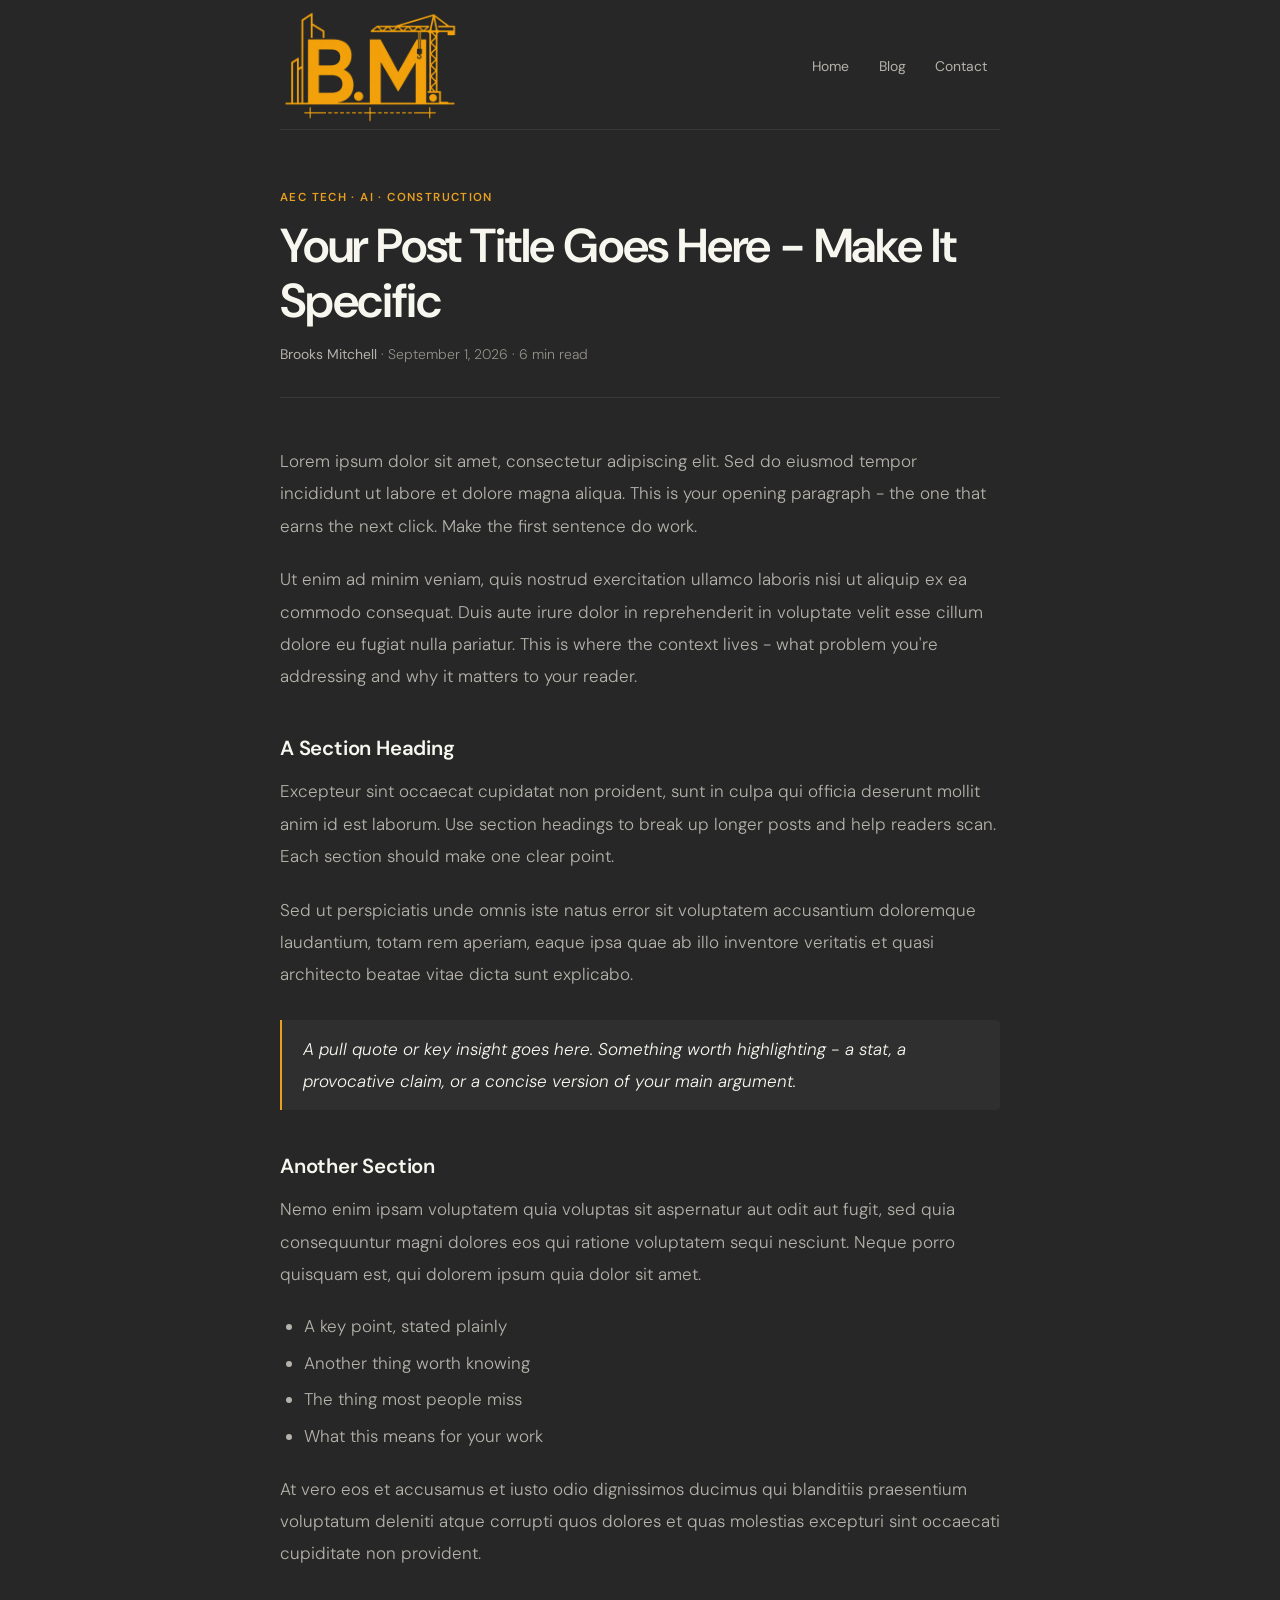
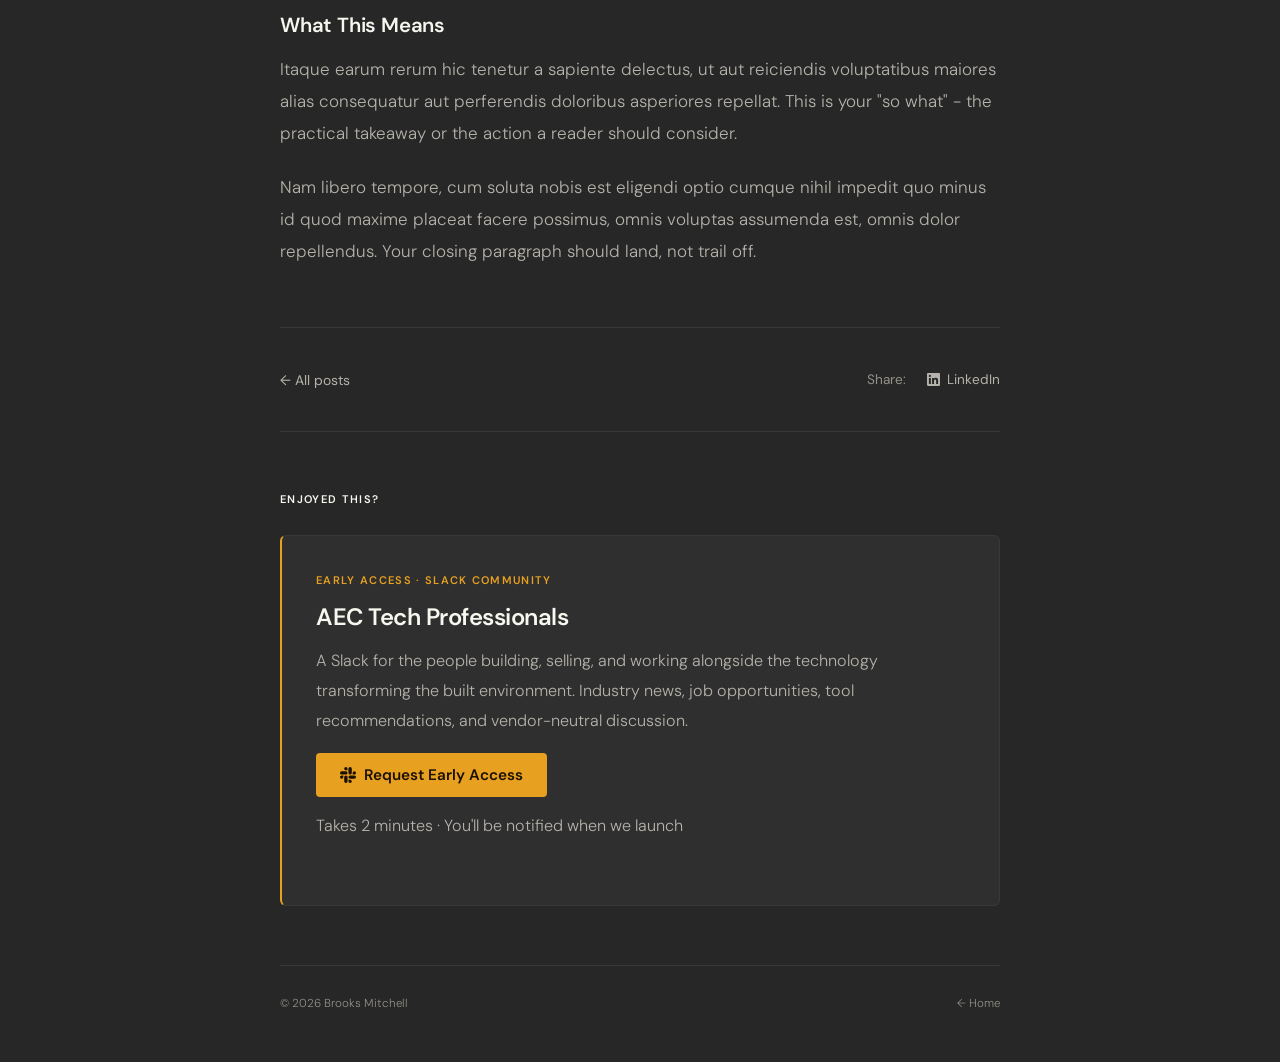
<file: blog/post-template.html>
<!DOCTYPE html>
<html lang="en">
<head>
  <meta charset="UTF-8" />
  <meta name="viewport" content="width=device-width, initial-scale=1.0" />
  <!-- ↓ Update this for each post -->
  <title>Post Title - Brooks Mitchell</title>
  <link rel="icon" type="image/png" href="/images/logo%20transparent.png" />
  <link rel="preconnect" href="https://fonts.googleapis.com" />
  <link rel="preconnect" href="https://fonts.gstatic.com" crossorigin />
  <link href="https://fonts.googleapis.com/css2?family=DM+Sans:ital,opsz,wght@0,9..40,300;0,9..40,400;0,9..40,500;0,9..40,600;1,9..40,300;1,9..40,400&display=swap" rel="stylesheet" />
  <!-- Path goes up one level since this file lives in /blog/ -->
  <link rel="stylesheet" href="../src/style.css" />
</head>
<body>

  <nav class="site-nav">
    <a href="../index.html" class="nav-logo">
      <img src="../images/logo transparent.png" alt="Brooks Mitchell" />
    </a>
    <button class="nav-toggle" aria-label="Menu">
      <svg viewBox="0 0 24 24"><line x1="3" y1="6" x2="21" y2="6"/><line x1="3" y1="12" x2="21" y2="12"/><line x1="3" y1="18" x2="21" y2="18"/></svg>
    </button>
    <ul class="nav-links">
      <li><a href="../index.html">Home</a></li>
      <li><a href="../blog.html">Blog</a></li>
      <li><a href="../contact.html">Contact</a></li>
    </ul>
  </nav>

  <!-- ── POST HEADER - update for each post ── -->
  <div class="post-header">
    <p class="post-eyebrow">AEC Tech · AI · Construction</p><!-- update category -->
    <h1>Your Post Title Goes Here - Make It Specific</h1>
    <p class="post-byline">
      <strong>Brooks Mitchell</strong> · <time datetime="2026-09-01">September 1, 2026</time> · 6 min read
    </p>
  </div>

  <!-- ── POST BODY - replace lorem ipsum with your content ── -->
  <div class="post-body">

    <p>
      Lorem ipsum dolor sit amet, consectetur adipiscing elit. Sed do eiusmod tempor incididunt ut labore et dolore magna aliqua. This is your opening paragraph - the one that earns the next click. Make the first sentence do work.
    </p>

    <p>
      Ut enim ad minim veniam, quis nostrud exercitation ullamco laboris nisi ut aliquip ex ea commodo consequat. Duis aute irure dolor in reprehenderit in voluptate velit esse cillum dolore eu fugiat nulla pariatur. This is where the context lives - what problem you're addressing and why it matters to your reader.
    </p>

    <h2>A Section Heading</h2>

    <p>
      Excepteur sint occaecat cupidatat non proident, sunt in culpa qui officia deserunt mollit anim id est laborum. Use section headings to break up longer posts and help readers scan. Each section should make one clear point.
    </p>

    <p>
      Sed ut perspiciatis unde omnis iste natus error sit voluptatem accusantium doloremque laudantium, totam rem aperiam, eaque ipsa quae ab illo inventore veritatis et quasi architecto beatae vitae dicta sunt explicabo.
    </p>

    <blockquote>
      <p>A pull quote or key insight goes here. Something worth highlighting - a stat, a provocative claim, or a concise version of your main argument.</p>
    </blockquote>

    <h2>Another Section</h2>

    <p>
      Nemo enim ipsam voluptatem quia voluptas sit aspernatur aut odit aut fugit, sed quia consequuntur magni dolores eos qui ratione voluptatem sequi nesciunt. Neque porro quisquam est, qui dolorem ipsum quia dolor sit amet.
    </p>

    <ul>
      <li>A key point, stated plainly</li>
      <li>Another thing worth knowing</li>
      <li>The thing most people miss</li>
      <li>What this means for your work</li>
    </ul>

    <p>
      At vero eos et accusamus et iusto odio dignissimos ducimus qui blanditiis praesentium voluptatum deleniti atque corrupti quos dolores et quas molestias excepturi sint occaecati cupiditate non provident.
    </p>

    <h2>What This Means</h2>

    <p>
      Itaque earum rerum hic tenetur a sapiente delectus, ut aut reiciendis voluptatibus maiores alias consequatur aut perferendis doloribus asperiores repellat. This is your "so what" - the practical takeaway or the action a reader should consider.
    </p>

    <p>
      Nam libero tempore, cum soluta nobis est eligendi optio cumque nihil impedit quo minus id quod maxime placeat facere possimus, omnis voluptas assumenda est, omnis dolor repellendus. Your closing paragraph should land, not trail off.
    </p>

  </div>

  <!-- ── POST FOOTER ── -->
  <div class="post-footer">
    <a href="../blog.html" class="post-back">← All posts</a>
    <div class="social-row">
      <span style="font-size:0.8rem; color:var(--text-dim);">Share:</span>
      <a href="https://linkedin.com/in/brooks-mitchell/" target="_blank" class="social-link">
        <svg viewBox="0 0 24 24"><path d="M20.447 20.452h-3.554v-5.569c0-1.328-.027-3.037-1.852-3.037-1.853 0-2.136 1.445-2.136 2.939v5.667H9.351V9h3.414v1.561h.046c.477-.9 1.637-1.85 3.37-1.85 3.601 0 4.267 2.37 4.267 5.455v6.286zM5.337 7.433a2.062 2.062 0 0 1-2.063-2.065 2.064 2.064 0 1 1 2.063 2.065zm1.782 13.019H3.555V9h3.564v11.452zM22.225 0H1.771C.792 0 0 .774 0 1.729v20.542C0 23.227.792 24 1.771 24h20.451C23.2 24 24 23.227 24 22.271V1.729C24 .774 23.2 0 22.222 0h.003z"/></svg>
        LinkedIn
      </a>
    </div>
  </div>

  <!-- ── SLACK COMMUNITY ── -->
  <section id="community" style="border-top:1px solid var(--border);">
    <p class="section-label">Enjoyed this?</p>
    <div class="community-card">
      <p class="slack-eyebrow">Early Access · Slack Community</p>
      <h2>AEC Tech Professionals</h2>
      <p>
        A Slack for the people building, selling, and working alongside the technology
        transforming the built environment. Industry news, job opportunities, tool
        recommendations, and vendor-neutral discussion.
      </p>
      <a href="https://docs.google.com/forms/d/e/1FAIpQLSdYyty8htXL1xffMKtfy4kEosLnhcqcu5eaAoyCSCSbOQX9Kg/viewform?usp=publish-editor"
         target="_blank" rel="noopener" class="waitlist-btn">
        <!-- Slack icon -->
        <svg viewBox="0 0 24 24" xmlns="http://www.w3.org/2000/svg">
          <path d="M5.042 15.165a2.528 2.528 0 0 1-2.52 2.523A2.528 2.528 0 0 1 0 15.165a2.527 2.527 0 0 1 2.522-2.52h2.52v2.52zm1.271 0a2.527 2.527 0 0 1 2.521-2.52 2.527 2.527 0 0 1 2.521 2.52v6.313A2.528 2.528 0 0 1 8.834 24a2.528 2.528 0 0 1-2.521-2.522v-6.313zM8.834 5.042a2.528 2.528 0 0 1-2.521-2.52A2.528 2.528 0 0 1 8.834 0a2.528 2.528 0 0 1 2.521 2.522v2.52H8.834zm0 1.271a2.528 2.528 0 0 1 2.521 2.521 2.528 2.528 0 0 1-2.521 2.521H2.522A2.528 2.528 0 0 1 0 8.834a2.528 2.528 0 0 1 2.522-2.521h6.312zm10.122 2.521a2.528 2.528 0 0 1 2.522-2.521A2.528 2.528 0 0 1 24 8.834a2.528 2.528 0 0 1-2.522 2.521h-2.522V8.834zm-1.268 0a2.528 2.528 0 0 1-2.523 2.521 2.527 2.527 0 0 1-2.52-2.521V2.522A2.527 2.527 0 0 1 15.165 0a2.528 2.528 0 0 1 2.523 2.522v6.312zm-2.523 10.122a2.528 2.528 0 0 1 2.523 2.522A2.528 2.528 0 0 1 15.165 24a2.527 2.527 0 0 1-2.52-2.522v-2.522h2.52zm0-1.268a2.527 2.527 0 0 1-2.52-2.523 2.526 2.526 0 0 1 2.52-2.52h6.313A2.527 2.527 0 0 1 24 15.165a2.528 2.528 0 0 1-2.522 2.523h-6.313z"/>
        </svg>
        Request Early Access
      </a>
      <p class="waitlist-note">Takes 2 minutes · You'll be notified when we launch</p>
    </div>
  </section>

  <footer>
    <p>© 2026 Brooks Mitchell</p>
    <p><a href="../index.html" style="color:var(--text-dim); text-decoration:none;">← Home</a></p>
  </footer>

  <script src="../src/nav.js"></script>
</body>
</html>
</file>
<file: src/style.css>
/* ── Reset ── */
*, *::before, *::after { box-sizing: border-box; margin: 0; padding: 0; }

/* ── Tokens ── */
:root {
  --bg:        #272727;
  --bg-subtle: #1f1f1f;
  --bg-raised: #2f2f2f;
  --border:    #383838;
  --text:      #F7F7F0;
  --text-mid:  #b4b2aa;
  --text-dim:  #939189;
  --accent:    #e8a020;
  --accent-hi: #f0b030;
  --accent-lo: #2a1e06;
  --sans: 'DM Sans', system-ui, sans-serif;
  --max: 720px;
  --side: clamp(1.5rem, 6vw, 3.5rem);
  --nav-h: 130px;
}

html { background: var(--bg); color: var(--text); font-family: var(--sans); font-size: 17px; -webkit-font-smoothing: antialiased; scroll-behavior: smooth; }
body { max-width: calc(var(--max) + var(--side) * 2); margin: 0 auto; padding: 0 var(--side); }

/* ── NAV ── */
.site-nav {
  position: sticky; top: 0; z-index: 100;
  background: var(--bg);
  border-bottom: 1px solid var(--border);
  display: flex; align-items: center; justify-content: space-between;
  height: 130px;
  padding: 1rem 0;
  gap: 1.5rem;
}
.nav-logo { display: flex; align-items: center; text-decoration: none; }
.nav-logo img { height: 120px; width: auto; }
.nav-links { display: flex; gap: 0.25rem; list-style: none; }
.nav-links a {
  font-size: 0.82rem; font-weight: 400;
  text-decoration: none; color: var(--text-mid);
  padding: 0.4rem 0.75rem; border-radius: 4px;
  transition: color 0.15s, background 0.15s;
}
.nav-links a:hover { color: var(--text); background: var(--bg-raised); }
.nav-links a.active { color: var(--accent); }

/* Hamburger - mobile only */
.nav-toggle { display: none; background: none; border: none; cursor: pointer; padding: 0.4rem; color: var(--text-mid); }
.nav-toggle svg { width: 22px; height: 22px; stroke: currentColor; fill: none; stroke-width: 2; }

@media (max-width: 520px) {
  :root { --nav-h: 80px; }
  .site-nav { height: 80px; }
  .nav-logo img { height: 64px; }
  .nav-toggle { display: flex; }
  .nav-links {
    display: none; flex-direction: column; gap: 0;
    position: absolute; top: var(--nav-h); left: 0; right: 0;
    background: var(--bg); border-bottom: 1px solid var(--border);
    padding: 0.75rem var(--side) 1rem;
  }
  .nav-links.open { display: flex; }
  .nav-links a { padding: 0.6rem 0; border-radius: 0; }
}

/* ── HERO ── */
.hero {
  padding: 5rem 0 4rem;
  display: grid; grid-template-columns: 1fr 190px; gap: 3rem; align-items: start;
}
.hero h1 {
  font-size: clamp(2.6rem, 7vw, 4.2rem); font-weight: 600; line-height: 1.05;
  letter-spacing: -0.03em; color: var(--text); margin-bottom: 1.25rem;
}
.hero-sub { font-size: 1rem; font-weight: 300; line-height: 1.8; color: var(--text-mid); max-width: 46ch; margin-bottom: 2.25rem; }
.hero-photo {
  width: 190px; height: 190px; border-radius: 50%; overflow: hidden;
  border: 1px solid var(--border); background: var(--bg-subtle);
  margin-top: 0.75rem;
}
.hero-photo img { width: 100%; height: 100%; object-fit: cover; display: block; }

@media (max-width: 600px) {
  .hero { grid-template-columns: 1fr; gap: 0; padding: 3rem 0 3rem; }
  .hero-photo { grid-row: 1; width: 140px; height: 140px; margin: 0 0 1.75rem; }
}

/* ── ABOUT ── */
.about-text p { font-size: 1rem; font-weight: 300; line-height: 1.85; color: var(--text); margin-bottom: 1.1rem; }
.about-text p:last-of-type { margin-bottom: 0; }

/* ── SECTIONS ── */
section { padding: 3.5rem 0; border-top: 1px solid var(--border); }
.section-label {
  font-size: 0.65rem; font-weight: 600;
  letter-spacing: 0.12em; text-transform: uppercase;
  color: var(--text); margin-bottom: 1.75rem;
}

/* ── SOCIAL ROW ── */
.social-row { display: flex; gap: 1.25rem; flex-wrap: wrap; align-items: center; }
.social-link {
  display: inline-flex; align-items: center; gap: 0.4rem;
  font-size: 0.8rem; font-weight: 400;
  text-decoration: none; color: var(--text-mid);
  transition: color 0.15s;
}
.social-link:hover { color: var(--text); }
.social-link.primary { color: var(--accent); font-weight: 500; }
.social-link.primary:hover { color: var(--accent-hi); }
.social-link svg { width: 13px; height: 13px; fill: currentColor; flex-shrink: 0; }
.social-sep { color: var(--text); }

/* ── TAGS ── */
.tags { display: flex; gap: 0.5rem; flex-wrap: wrap; margin-top: 2rem; }
.tag {
  font-size: 0.72rem; font-weight: 400; color: var(--text-mid);
  border: 1px solid var(--border);
  padding: 0.2rem 0.65rem; border-radius: 999px;
}

/* ── ROLE CARD ── */
.role-card {
  background: var(--bg-raised);
  border: 1px solid var(--border);
  border-left: 2px solid var(--accent);
  border-radius: 4px;
  padding: 1.25rem 1.5rem;
  margin-bottom: 2.5rem;
}
.role-card-co {
  font-size: 0.72rem; font-weight: 600;
  letter-spacing: 0.08em; text-transform: uppercase;
  color: var(--accent); margin-bottom: 0.2rem;
}
.role-card-title { font-size: 1rem; font-weight: 500; color: var(--text); margin-bottom: 0.4rem; }
.role-card-desc { font-size: 0.88rem; font-weight: 300; line-height: 1.7; color: var(--text-mid); }

/* ── LOGO STRIP ── */
.logos-row {
  display: flex; flex-wrap: wrap;
  gap: 1.75rem 2.5rem; align-items: center;
}
.logo-item {
  display: flex; flex-direction: column;
  align-items: center; gap: 0.4rem;
  opacity: 0.85; transition: opacity 0.2s;
}
.logo-item:hover { opacity: 1; }
.logo-box { height: 40px; display: flex; align-items: center; justify-content: center; }
.logo-box img { height: 100%; width: auto; max-width: 100px; object-fit: contain; }
.logo-box.wide img { max-width: 200px; height: 26px; }
.logo-text { font-size: 0.85rem; font-weight: 700; letter-spacing: 0.06em; color: var(--text); }
.logo-caption { font-size: 0.6rem; font-weight: 400; color: var(--text); letter-spacing: 0.04em; text-align: center; }

/* ── WRITING LIST ── */
.posts { display: flex; flex-direction: column; }
.post-item {
  display: flex; justify-content: space-between; align-items: baseline;
  gap: 2rem; padding: 1.1rem 0;
  border-bottom: 1px solid var(--border);
  text-decoration: none; color: inherit;
}
.post-item:last-child { border-bottom: none; }
.post-item:hover .post-title { color: var(--accent); }
.post-title { font-size: 0.95rem; font-weight: 400; line-height: 1.5; color: var(--text); transition: color 0.15s; }
.post-meta { font-size: 0.72rem; font-weight: 300; color: var(--text); white-space: nowrap; }

/* ── BOTTOM PHOTO ── */
.photo-section {
  padding: 3.5rem 0; border-top: 1px solid var(--border);
  display: flex; flex-direction: column; align-items: center; gap: 0.85rem;
}
.avatar-bottom {
  width: 150px; height: 150px; border-radius: 50%;
  overflow: hidden; border: 1px solid var(--border);
  background: var(--bg-subtle);
  display: flex; align-items: center; justify-content: center;
}
.avatar-bottom img { width: 100%; height: 100%; object-fit: cover; display: block; }
.avatar-bottom .ph-label { display: flex; flex-direction: column; align-items: center; gap: 0.5rem; color: var(--text); }
.avatar-bottom .ph-label svg { width: 22px; height: 22px; stroke: currentColor; fill: none; stroke-width: 1.5; }
.avatar-bottom .ph-label span { font-size: 0.6rem; letter-spacing: 0.06em; }
.photo-caption { font-size: 0.72rem; font-weight: 300; color: var(--text-dim); }

/* ── INSTAGRAM ── */
.ig-frame {
  background: var(--bg-raised); border: 1px solid var(--border); border-radius: 12px;
  padding: 0.85rem; display: flex; justify-content: center;
}

/* ── FOOTER ── */
footer {
  padding: 1.75rem 0 3rem; border-top: 1px solid var(--border);
  display: flex; justify-content: space-between; align-items: center; gap: 1rem; flex-wrap: wrap;
}
footer p { font-size: 0.68rem; font-weight: 300; color: var(--text-dim); }

/* ── BLOG PAGE ── */
.blog-header { padding: 3.5rem 0 2.5rem; }
.blog-header h1 { font-size: clamp(1.8rem, 4vw, 2.6rem); font-weight: 600; letter-spacing: -0.02em; color: var(--text); margin-bottom: 0.5rem; }
.blog-header p { font-size: 0.95rem; font-weight: 300; color: var(--text-mid); }

/* ── BLOG POST PAGE ── */
.post-header { padding: 3.5rem 0 2rem; border-bottom: 1px solid var(--border); }
.post-header .post-eyebrow {
  font-size: 0.68rem; font-weight: 600; letter-spacing: 0.12em;
  text-transform: uppercase; color: var(--accent); margin-bottom: 0.85rem;
}
.post-header h1 {
  font-size: clamp(1.8rem, 5vw, 2.8rem); font-weight: 600;
  letter-spacing: -0.025em; line-height: 1.15; color: var(--text);
  margin-bottom: 1rem;
}
.post-header .post-byline { font-size: 0.82rem; font-weight: 300; color: var(--text-dim); }
.post-header .post-byline strong { color: var(--text-mid); font-weight: 400; }

.post-body { padding: 2.75rem 0 3.5rem; }
.post-body p { font-size: 1rem; font-weight: 300; line-height: 1.9; color: var(--text-mid); margin-bottom: 1.25rem; }
.post-body p:last-child { margin-bottom: 0; }
.post-body h2 { font-size: 1.2rem; font-weight: 600; color: var(--text); margin: 2.5rem 0 0.85rem; letter-spacing: -0.01em; }
.post-body h3 { font-size: 1rem; font-weight: 600; color: var(--text); margin: 2rem 0 0.6rem; }
.post-body strong { font-weight: 500; color: var(--text); }
.post-body a { color: var(--accent); text-decoration: underline; text-decoration-color: transparent; transition: text-decoration-color 0.15s; }
.post-body a:hover { text-decoration-color: var(--accent); }
.post-body ul, .post-body ol { padding-left: 1.4rem; margin-bottom: 1.25rem; }
.post-body li { font-size: 1rem; font-weight: 300; line-height: 1.8; color: var(--text-mid); margin-bottom: 0.35rem; }
.post-body blockquote {
  border-left: 2px solid var(--accent); padding: 0.75rem 1.25rem;
  margin: 1.75rem 0; background: var(--bg-raised); border-radius: 0 4px 4px 0;
}
.post-body blockquote p { margin: 0; font-style: italic; color: var(--text); }

.post-footer { padding: 2.5rem 0; border-top: 1px solid var(--border); display: flex; justify-content: space-between; align-items: center; flex-wrap: wrap; gap: 1rem; }
.post-back { font-size: 0.82rem; font-weight: 400; color: var(--text-mid); text-decoration: none; transition: color 0.15s; }
.post-back:hover { color: var(--accent); }

/* ── COMMUNITY / WAITLIST CARD ── */
.community-card {
  background: var(--bg-raised);
  border: 1px solid var(--border);
  border-left: 2px solid var(--accent);
  border-radius: 6px;
  padding: 2rem;
  margin-bottom: 0;
}
.community-card .slack-eyebrow {
  font-size: 0.65rem; font-weight: 600;
  letter-spacing: 0.12em; text-transform: uppercase;
  color: var(--accent); margin-bottom: 0.6rem;
}
.community-card h2 {
  font-size: 1.4rem; font-weight: 600;
  color: var(--text); margin-bottom: 0.85rem;
  letter-spacing: -0.02em;
}
.community-card p {
  font-size: 0.95rem; font-weight: 300;
  line-height: 1.85; color: var(--text-mid);
  margin-bottom: 1rem;
}
.community-card p:last-of-type { margin-bottom: 1.75rem; }
.waitlist-btn {
  display: inline-flex; align-items: center; gap: 0.5rem;
  background: var(--accent); color: #1a1100;
  font-family: var(--sans); font-size: 0.9rem; font-weight: 600;
  text-decoration: none; padding: 0.7rem 1.4rem;
  border-radius: 4px; transition: background 0.15s;
}
.waitlist-btn:hover { background: var(--accent-hi); }
.waitlist-btn svg { width: 16px; height: 16px; fill: currentColor; }
.waitlist-note {
  font-size: 0.72rem; font-weight: 300;
  color: var(--text-dim); margin-top: 0.85rem;
}
.divider-label {
  font-size: 0.65rem; font-weight: 600;
  letter-spacing: 0.1em; text-transform: uppercase;
  color: var(--text-dim);
  display: flex; align-items: center; gap: 0.75rem;
  margin: 2.5rem 0 1.5rem;
}
.divider-label::before, .divider-label::after {
  content: ''; flex: 1; height: 1px; background: var(--border);
}

/* ── CONTACT PAGE ── */
.contact-header { padding: 3.5rem 0 2.5rem; }
.contact-header h1 { font-size: clamp(1.8rem, 4vw, 2.6rem); font-weight: 600; letter-spacing: -0.02em; color: var(--text); margin-bottom: 0.75rem; }
.contact-header p { font-size: 1rem; font-weight: 300; line-height: 1.8; color: var(--text-mid); max-width: 46ch; }
.contact-options { display: flex; flex-direction: column; gap: 1rem; margin-top: 2.5rem; }
.contact-option {
  display: flex; align-items: center; gap: 1rem;
  background: var(--bg-raised); border: 1px solid var(--border);
  border-radius: 4px; padding: 1.1rem 1.4rem;
  text-decoration: none; color: inherit; transition: border-color 0.15s;
}
.contact-option:hover { border-color: var(--accent); }
.contact-option-icon { color: var(--accent); flex-shrink: 0; }
.contact-option-icon svg { width: 18px; height: 18px; fill: currentColor; }
.contact-option-label { font-size: 0.72rem; font-weight: 600; letter-spacing: 0.08em; text-transform: uppercase; color: var(--text-dim); margin-bottom: 0.15rem; }
.contact-option-value { font-size: 0.95rem; font-weight: 400; color: var(--text); }
</file>
